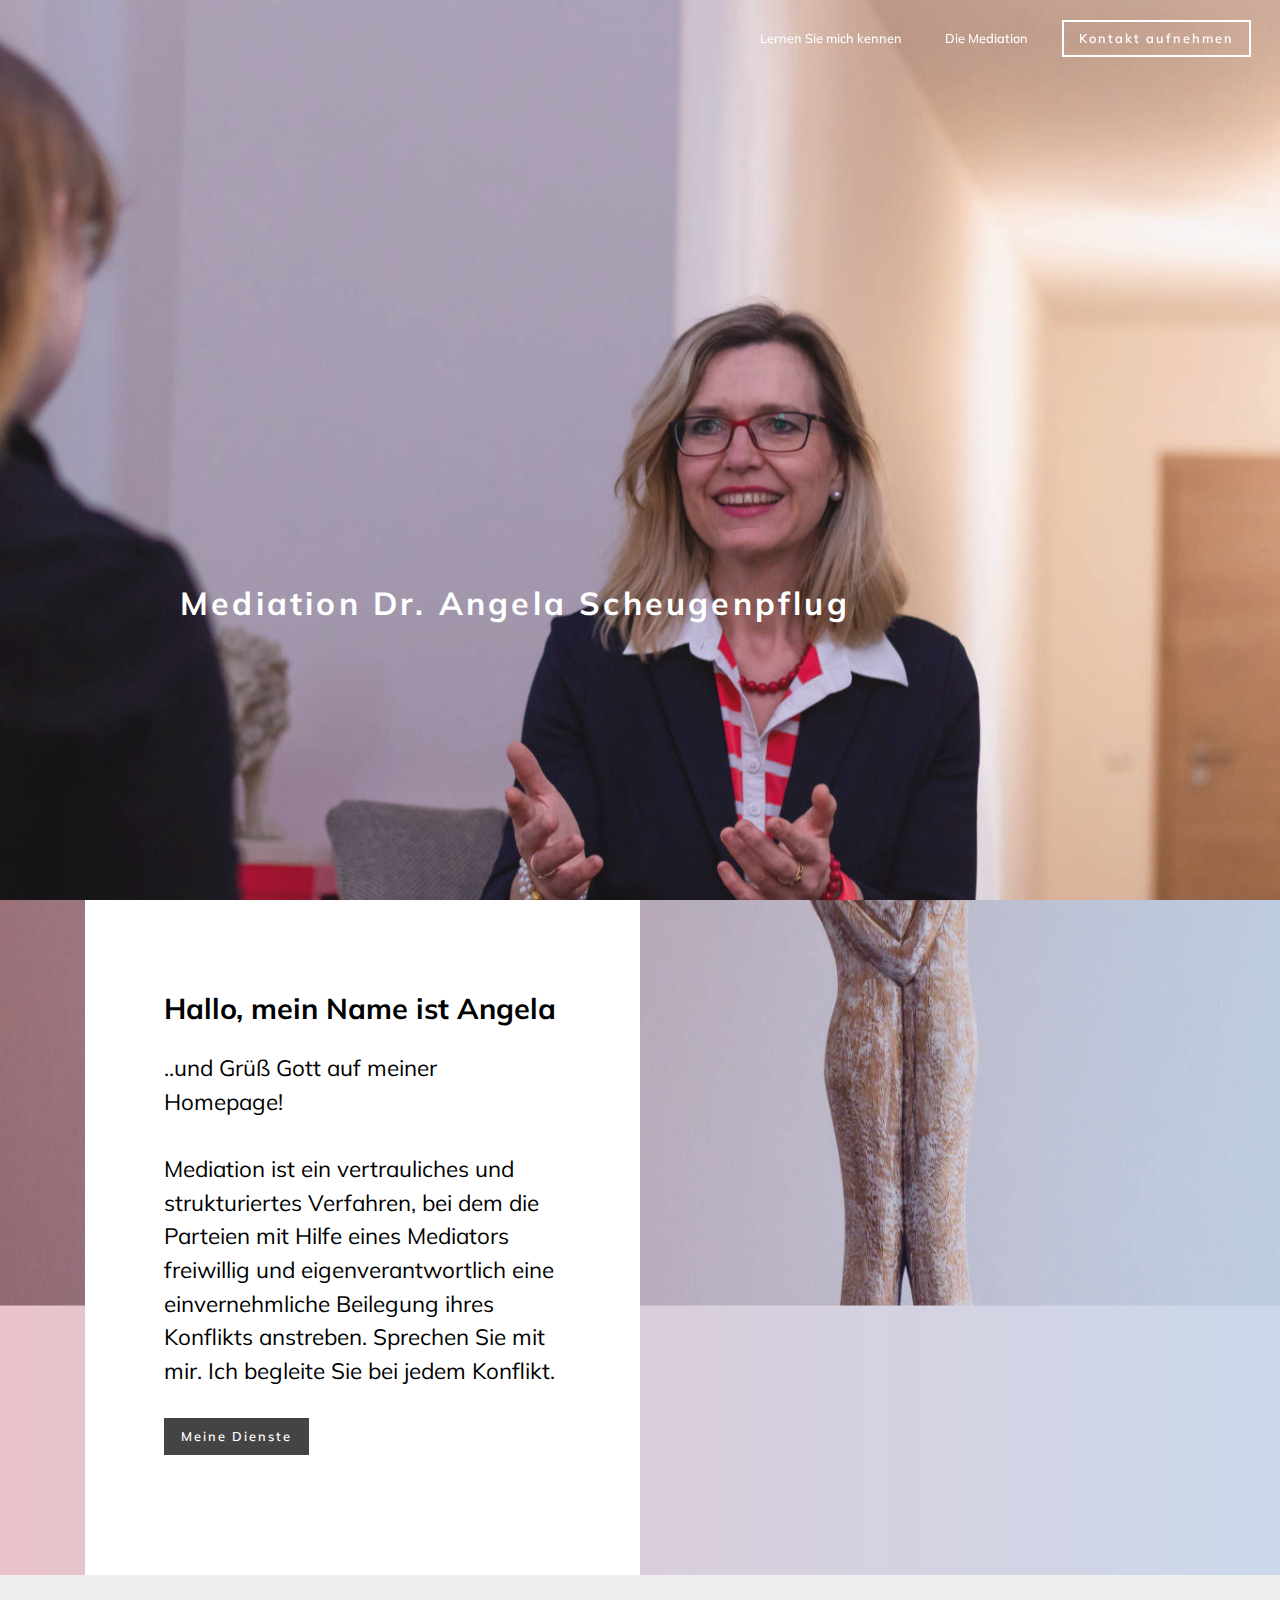
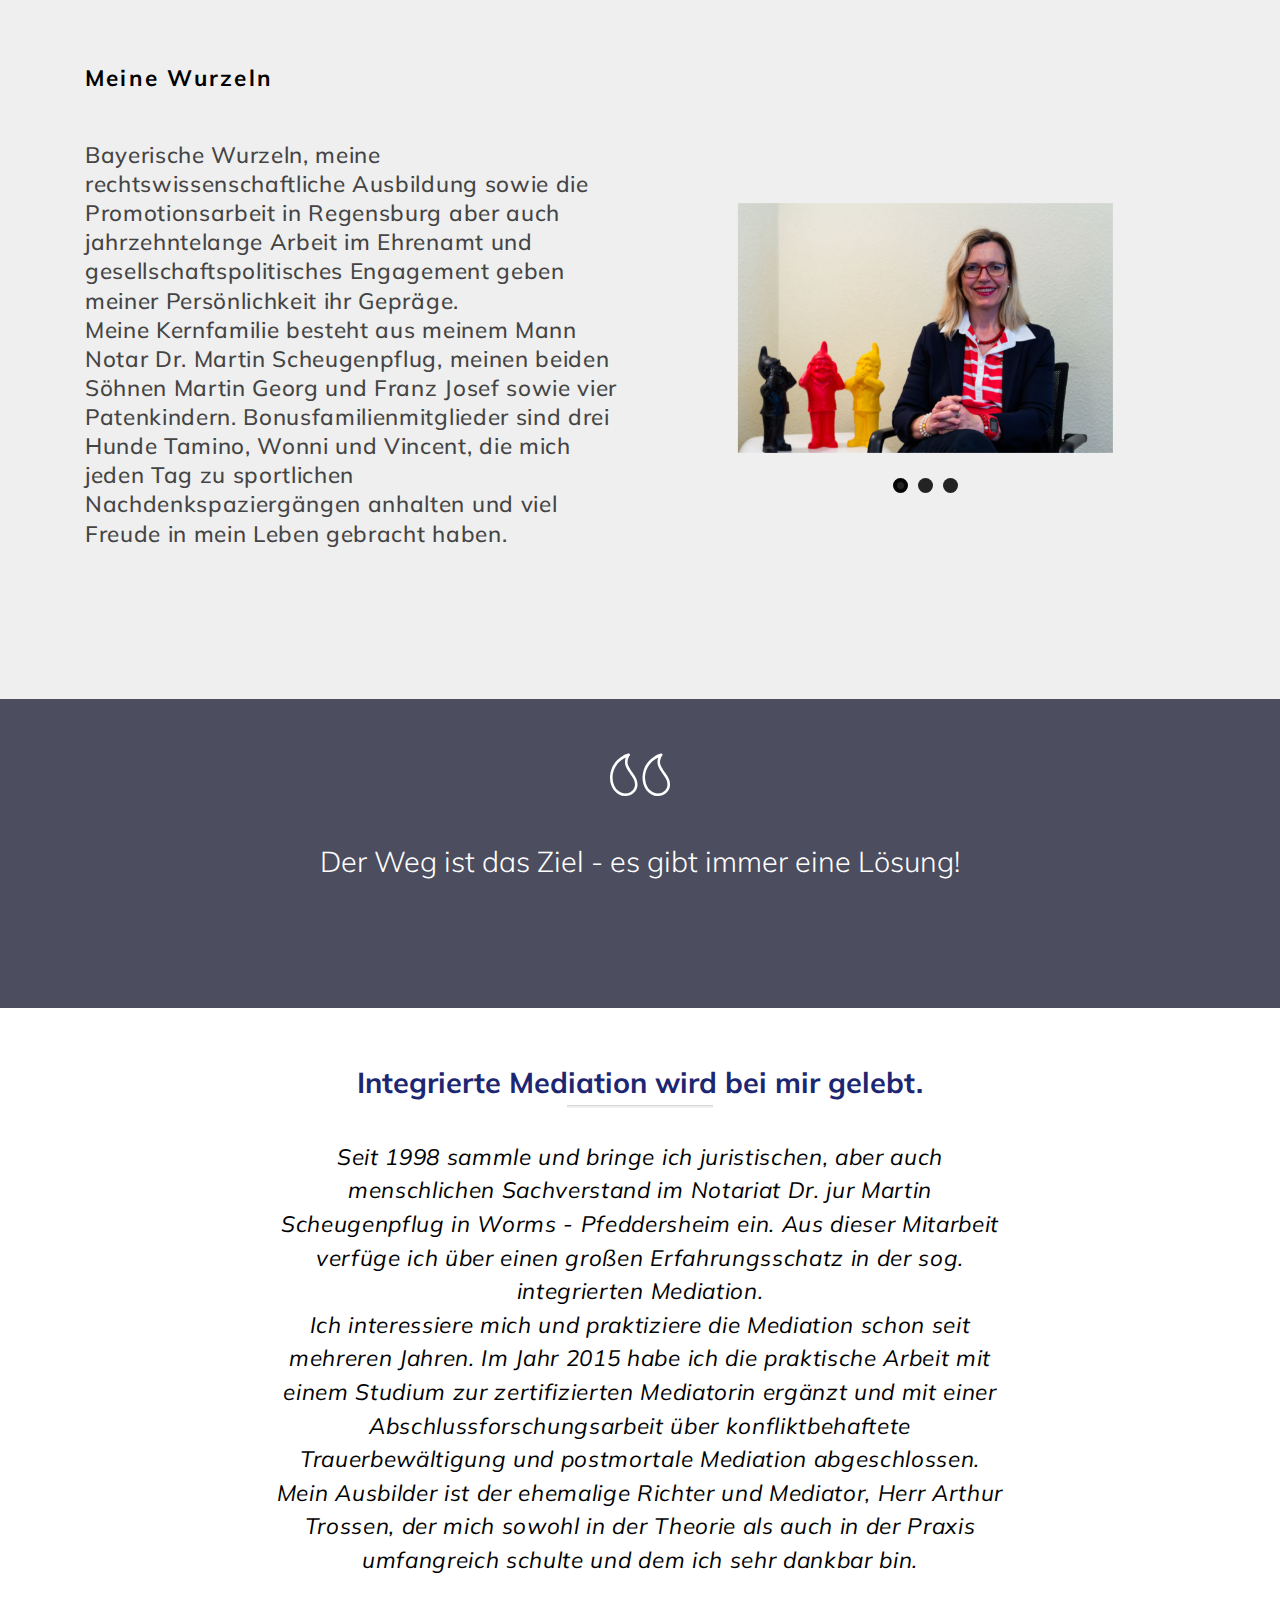
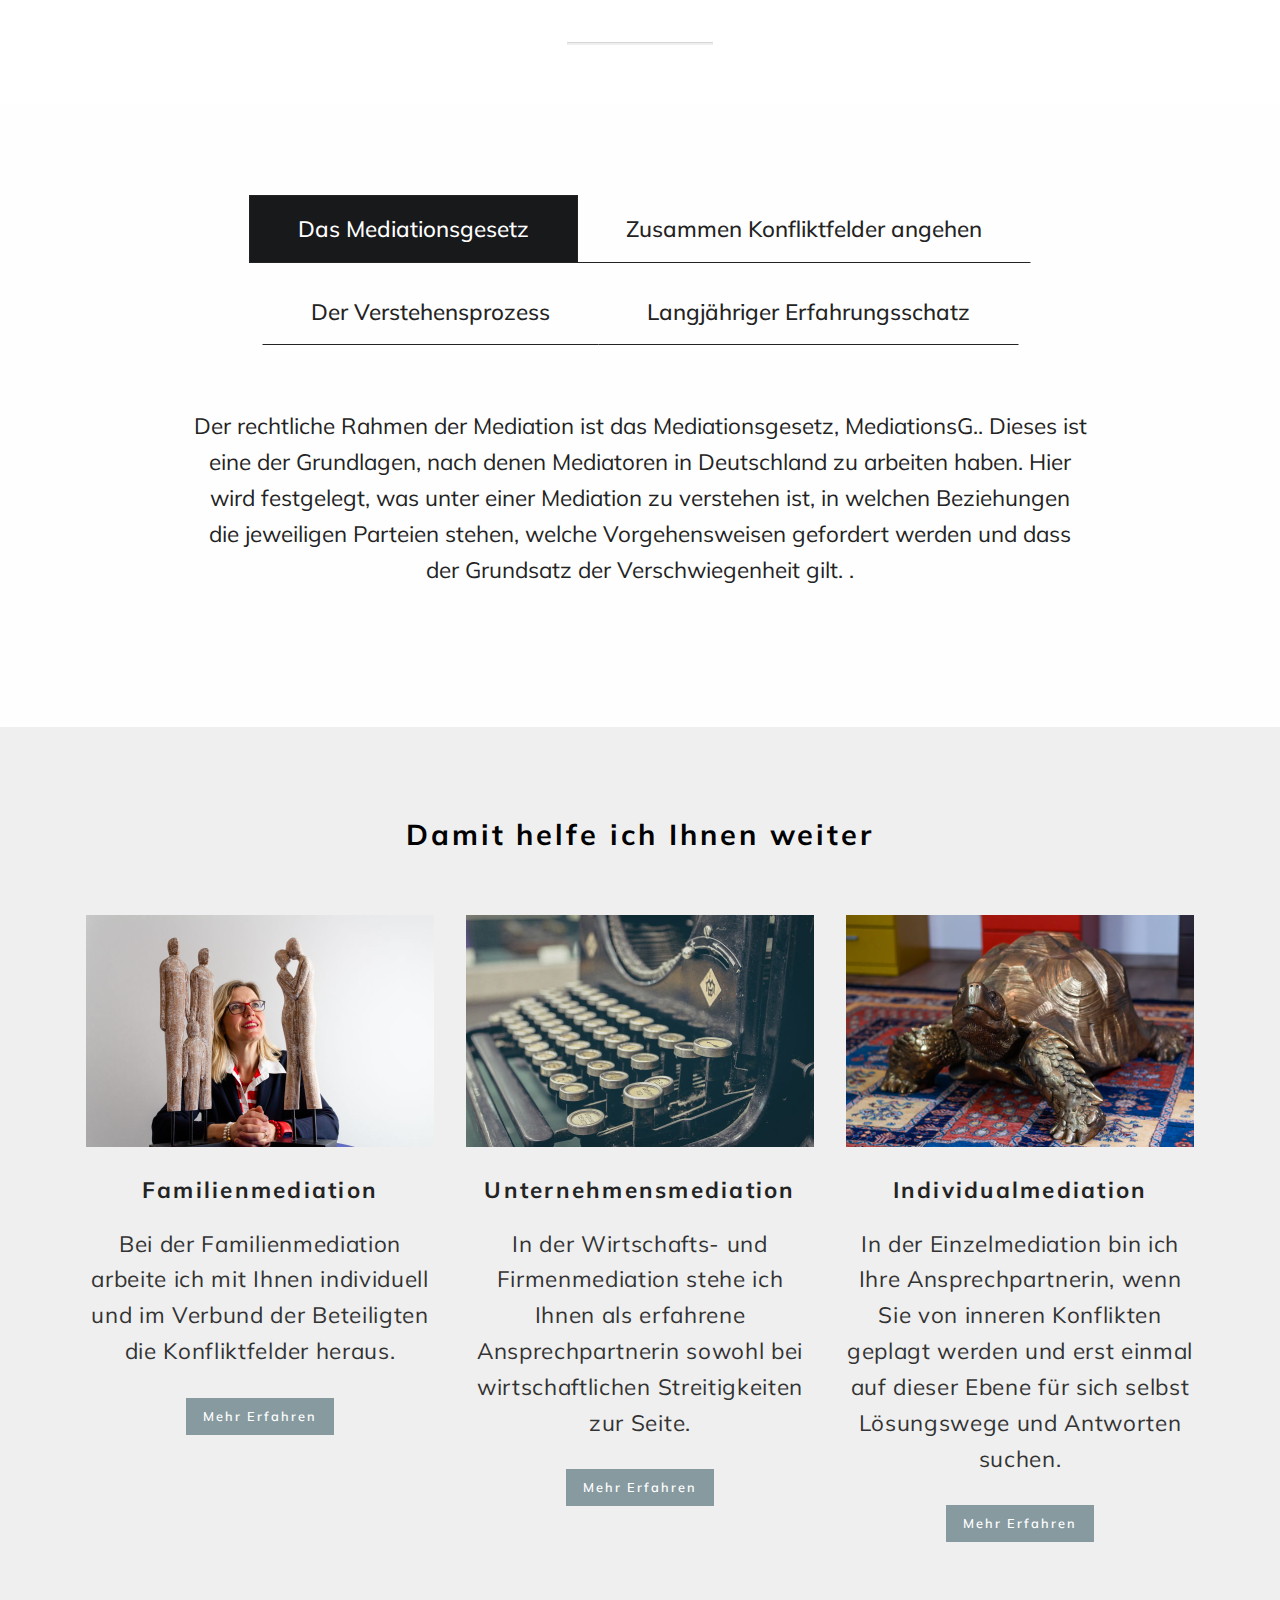
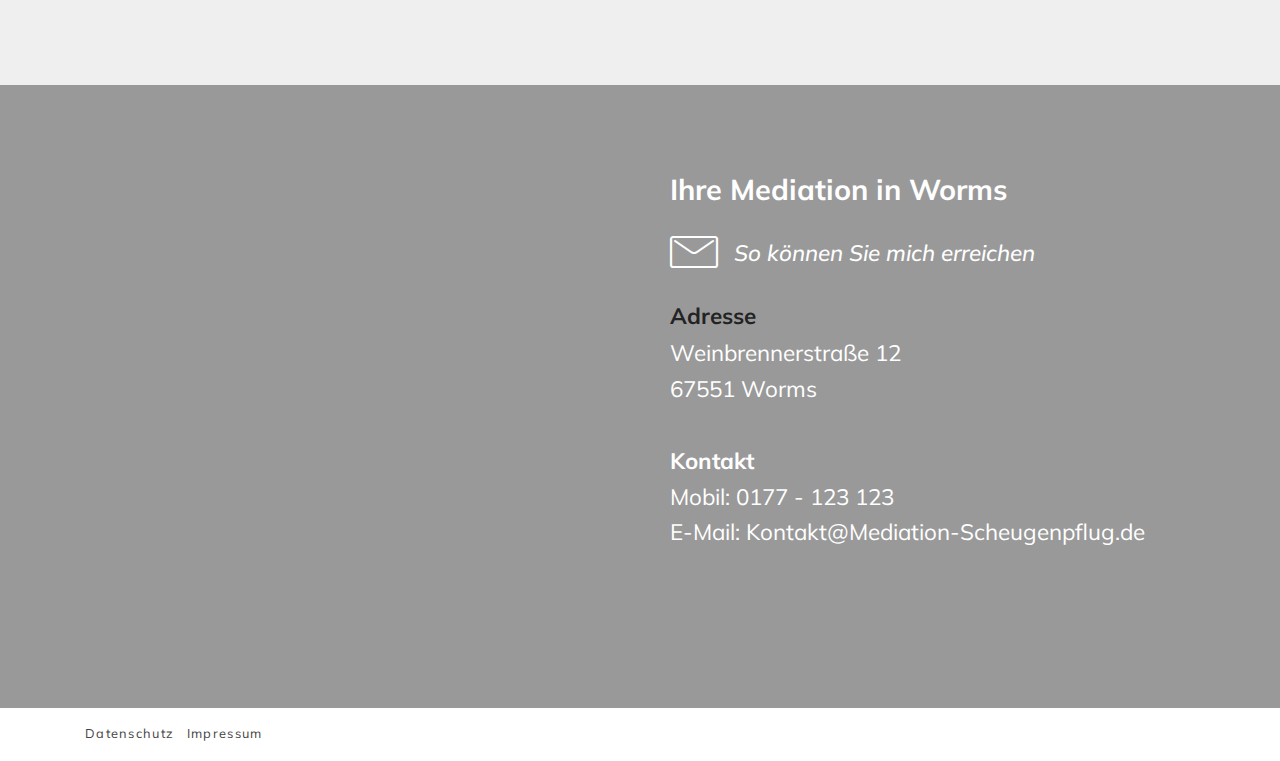
<file: index.html>
<!DOCTYPE html>
<html >
<head>
  <!-- Site made with Mobirise Website Builder v4.7.6, https://mobirise.com -->
  <meta charset="UTF-8">
  <meta http-equiv="X-UA-Compatible" content="IE=edge">
  <meta name="generator" content="Mobirise v4.7.6, mobirise.com">
  <meta name="viewport" content="width=device-width, initial-scale=1, minimum-scale=1">
  <link rel="shortcut icon" href="assets/images/logo3.png" type="image/x-icon">
  <meta name="description" content="">
  <title>Home</title>
  <link rel="stylesheet" href="assets/web/assets/mobirise-icons/mobirise-icons.css">
  <link rel="stylesheet" href="assets/tether/tether.min.css">
  <link rel="stylesheet" href="assets/bootstrap/css/bootstrap.min.css">
  <link rel="stylesheet" href="assets/bootstrap/css/bootstrap-grid.min.css">
  <link rel="stylesheet" href="assets/bootstrap/css/bootstrap-reboot.min.css">
  <link rel="stylesheet" href="assets/dropdown/css/style.css">
  <link rel="stylesheet" href="assets/socicon/css/styles.css">
  <link rel="stylesheet" href="assets/theme/css/style.css">
  <link rel="stylesheet" href="assets/mobirise/css/mbr-additional.css" type="text/css">
  
  
  
</head>
<body>
  <section class="menu cid-rqho1bOMmb" once="menu" id="menu3-5">

    

    <nav class="navbar navbar-dropdown navbar-fixed-top navbar-expand-lg">
        <div class="navbar-brand">
            
            
        </div>
        <button class="navbar-toggler" type="button" data-toggle="collapse" data-target="#navbarSupportedContent" aria-controls="navbarNavAltMarkup" aria-expanded="false" aria-label="Toggle navigation">
            <div class="hamburger">
                <span></span>
                <span></span>
                <span></span>
                <span></span>
            </div>
        </button>
      <div class="collapse navbar-collapse" id="navbarSupportedContent">
            <ul class="navbar-nav nav-dropdown navbar-nav-top-padding" data-app-modern-menu="true"><li class="nav-item"><a class="nav-link link text-white display-4" href="#top">Lernen Sie mich kennen</a></li>
                <li class="nav-item">
                    <a class="nav-link link text-white display-4" href="index.html#features3-r">Die Mediation</a>
                </li></ul>
            
            <div class="navbar-buttons mbr-section-btn"><a class="btn btn-md btn-white-outline display-4" href="mailto:schneider@digipartners.de">Kontakt aufnehmen</a></div>
      </div>
    </nav>
</section>

<section class="header4 cid-rqhodwtAsy mbr-fullscreen" id="header4-6">

    

    <div class="mbr-overlay" style="opacity: 0.1; background-color: rgb(193, 193, 193);">
    </div>

    <div class="container align-center">
        <div class="row justify-content-md-center">
            <div class="mbr-white col-md-10">
                
                
                <h1 class="mbr-section-title align-center mbr-white my-4 mbr-bold mbr-fonts-style display-5"><br><br><br><br><br><br><br><br>Mediation Dr. Angela Scheugenpflug</h1>
                
                
            </div>
        </div>
    </div>
    
</section>

<section class="features11 cid-rqhz1Xwiva mbr-parallax-background" id="features11-k">

    

    <div class="mbr-overlay" style="opacity: 0.2;">
    </div>

    <div class="container">
        <div class="text-content">
            <div class="media-container-row ">
                <div class="col-md-12 mb-4">
                    
                    <h3 class="mbr-section-subtitle mbr-fonts-style mb-4 display-2"><strong>
                        Hallo, mein Name ist Angela</strong></h3>
                    <p class="mb-4 mbr-fonts-style display-7">..und Grüß Gott auf meiner Homepage!&nbsp;<br><br>Mediation ist ein vertrauliches und strukturiertes Verfahren, bei dem die Parteien mit Hilfe eines Mediators freiwillig und eigenverantwortlich eine einvernehmliche Beilegung ihres Konflikts anstreben. Sprechen Sie mit mir. Ich begleite Sie bei jedem Konflikt.<br></p>
                    <div class="mbr-section-btn"><a class="btn btn-md btn-primary btn-bgr display-4" href="index.html#features3-r">Meine Dienste</a></div>
                </div>
            </div>
        </div>
    </div>
</section>

<section class="slider1 testimonials-slider cid-rGiGA0xoO8" id="slider1-1z">
      

    
    <div class="main container">
        <h2 class="mbr-section-title pb-3 mbr-fonts-style mbr-bold align-left display-7">Meine Wurzeln</h2>
        <div class="row">
            <div class="first-col col-md-6">
                <h3 class="mbr-section-subtitle  mbr-fonts-style align-left display-7"><div>Bayerische Wurzeln, meine rechtswissenschaftliche Ausbildung sowie die Promotionsarbeit in Regensburg aber auch jahrzehntelange Arbeit im Ehrenamt und gesellschaftspolitisches Engagement geben meiner Persönlichkeit ihr Gepräge.&nbsp;
</div><div>Meine Kernfamilie besteht aus meinem Mann Notar Dr. Martin Scheugenpflug, meinen beiden Söhnen Martin Georg und Franz Josef sowie vier Patenkindern. Bonusfamilienmitglieder sind drei Hunde Tamino, Wonni und Vincent, die mich jeden Tag zu sportlichen Nachdenkspaziergängen anhalten und viel Freude in mein Leben gebracht haben.
</div><div><br></div></h3>
                
            </div> 
            
            <div class="second-col col-md-6">
                <div class="carousel slide slides" data-ride="carousel" role="listbox">
                    <ol class="carousel-indicators">
                        <li data-slide-to="0" class="active"></li>
                        <li data-slide-to="1"></li>
                        <li data-slide-to="2"></li>
                        
                        
                        
                        
                        
                        
                        
                    </ol>
                    <div class="carousel-inner">

                        
                    
                        

                        
                    <div class="carousel-item ">
                            <div class="media-container-row">
                                <div class="col-md-12">
                                    <div class="wrap-img ">
                                        <img src="assets/images/20190611-scheugenpflug-5-600x400.jpg" class="img-responsive clients-img" alt="" title="">
                                    </div>
                                </div>
                            </div>
                        </div><div class="carousel-item ">
                            <div class="media-container-row">
                                <div class="col-md-12">
                                    <div class="wrap-img ">
                                        <img src="assets/images/20190611-scheugenpflug-110-600x400.jpg" class="img-responsive clients-img" alt="" title="">
                                    </div>
                                </div>
                            </div>
                        </div><div class="carousel-item ">
                            <div class="media-container-row">
                                <div class="col-md-12">
                                    <div class="wrap-img ">
                                        <img src="assets/images/20190611-scheugenpflug-43-600x400.jpg" class="img-responsive clients-img" alt="" title="">
                                    </div>
                                </div>
                            </div>
                        </div></div>   
                </div>
            </div>
        </div>
    </div>
</section>

<section class="cid-rGiJ5Zdjs5 mbr-parallax-background" id="article1-24">

    

    <div class="mbr-overlay" style="opacity: 0.7; background-color: rgb(7, 9, 33);"></div>
    <div class="container align-center">
        <div class="row justify-content-center">
            <div class="media-container-column mbr-white col-md-10">
                <div class="card-img pb-3">
                    <span class="mbr-iconfont mbri-quote-left"></span>
                </div>
                
                <p class="mbr-text pb-5 mbr-fonts-style display-2">
                    Der Weg ist das Ziel - es gibt immer eine Lösung!</p>
                    
            </div>
        </div>
    </div>
</section>

<section class="mbr-section article content1 cid-rGiIa6xlWM" id="content1-21">

     

    <div class="container">
        <div class="media-container-row">
            <div class="mbr-text col-12 col-md-12">
                <h2 class="mbr-fonts-style block-title align-center display-2"><strong>Integrierte Mediation wird bei mir gelebt.</strong></h2>
            </div>
        </div>
    </div>
</section>

<section class="mbr-section article article3 cid-rGiHMfJ6LL" id="article3-20">

     

    <div class="container">
        <div class="row justify-content-center">
            <div class="inner-container col-md-8">
                <hr class="line" style="width: 20%;">
                    <div class="section-text align-center mbr-white mbr-fonts-style display-7"><em>Seit 1998 sammle und bringe ich juristischen, aber auch menschlichen Sachverstand im Notariat Dr. jur Martin Scheugenpflug in Worms - Pfeddersheim ein. Aus dieser Mitarbeit verfüge ich über einen großen Erfahrungsschatz in der sog. integrierten Mediation.
</em><div><em>Ich interessiere mich und praktiziere die Mediation schon seit mehreren Jahren. Im Jahr 2015 habe ich die praktische Arbeit mit einem Studium zur zertifizierten Mediatorin ergänzt und mit einer Abschlussforschungsarbeit über konfliktbehaftete Trauerbewältigung und postmortale Mediation abgeschlossen. Mein Ausbilder ist der ehemalige Richter und Mediator, Herr Arthur Trossen, der mich sowohl in der Theorie als auch in der Praxis umfangreich schulte und dem ich sehr dankbar bin.
</em></div><div><em><br></em></div></div>
                <hr class="line" style="width: 20%;">
            </div>
        </div>
    </div>
</section>

<section class="tabs2 cid-rGiJtOoddu mbr-parallax-background" id="tabs1-25">

    

    <div class="mbr-overlay" style="opacity: 0.9; background-color: rgb(255, 255, 255);">
    </div>
    <div class="container">
        
        <div class="media-container-row">
            <div class="col-12 col-md-10">
                <ul class="nav nav-tabs" role="tablist">
                    <li class="nav-item"><a class="nav-link mbr-fonts-style active show display-7" role="tab" data-toggle="tab" href="#tabs1-25_tab0" aria-selected="true">
                            Das Mediationsgesetz</a></li>
                    <li class="nav-item"><a class="nav-link mbr-fonts-style show active display-7" role="tab" data-toggle="tab" href="#tabs1-25_tab1" aria-selected="true">Zusammen Konfliktfelder angehen</a></li>
                    <li class="nav-item"><a class="nav-link mbr-fonts-style show active display-7" role="tab" data-toggle="tab" href="#tabs1-25_tab2" aria-selected="true">Der Verstehensprozess</a></li>
                    <li class="nav-item"><a class="nav-link mbr-fonts-style show active display-7" role="tab" data-toggle="tab" href="#tabs1-25_tab3" aria-selected="true">Langjähriger Erfahrungsschatz</a></li>
                    
                    
                </ul>
                <div class="tab-content">
                    <div id="tab1" class="tab-pane in active" role="tabpanel">
                        <div class="row">
                            <div class="col-md-12">
                                <p class="mbr-text py-5 mbr-fonts-style display-7">
                                    Der rechtliche Rahmen der Mediation ist das Mediationsgesetz, MediationsG.. Dieses ist eine der Grundlagen, nach denen Mediatoren in Deutschland zu arbeiten haben. Hier wird festgelegt, was unter einer Mediation zu verstehen ist, in welchen Beziehungen die jeweiligen Parteien stehen, welche Vorgehensweisen gefordert werden und dass der Grundsatz der Verschwiegenheit gilt. .
                                </p>
                            </div>
                        </div>
                    </div>
                    <div id="tab2" class="tab-pane" role="tabpanel">
                        <div class="row">
                            <div class="col-md-12">
                                <p class="mbr-text py-5 mbr-fonts-style display-7">
                                    Ich bin an Ihrer Seite. Ich erarbeite mit Ihnen die Themenkomplexe und suche mit Ihnen die jeweiligen Konfliktfelder. Ich vermittle zwischen den Parteien in allen Phasen der Konfliktbewältigung als neutrale Wegbegleiterin. Ob in Einzelgesprächen oder mit allen Konfliktparteien am Tisch versammelt, bin ich präsent, wenn es darum geht, Ihre individuelle Lösung zu erarbeiten. 
                                </p>
                            </div>
                        </div>
                    </div>
                    <div id="tab3" class="tab-pane" role="tabpanel">
                        <div class="row">
                            <div class="col-md-12">
                                <p class="mbr-text py-5 mbr-fonts-style display-7">
                                    Ich helfe Ihnen, sich selbst und Ihr Gegenüber zu verstehen. Ich übersetze Gefühle und Sachverhalte so, dass aus einem Verstehensprozess heraus in der Regel für alle zufriedenstellende Lösungen entstehen. Mit mir lösen Sie Ihre Konflikte und treffen mit sich und den Parteien in der Mediation Vereinbarungen, welche Sie gerne bejahen und einhalten können. 
                                </p>
                            </div>
                        </div>
                    </div>
                    <div id="tab4" class="tab-pane" role="tabpanel">
                        <div class="row">
                            <div class="col-md-12">
                                <p class="mbr-text py-5 mbr-fonts-style display-7">
                                    Mit meiner fachlichen und menschlichen Kompetenz bringe ich meinen wertvollen, langjährigen Erfahrungsschatz in folgenden Gebieten ein:<br><strong>Paar- bzw. Familienmediation
<br>Wirtschafts- und Firmenmediation
<br>Individualmediation&nbsp;</strong><br></p>
                            </div>
                        </div>
                    </div>
                    <div id="tab5" class="tab-pane" role="tabpanel">
                        <div class="row">
                            <div class="col-md-12">
                                <p class="mbr-text py-5 mbr-fonts-style display-7">
                                    Lorem ipsum dolor sit amet, consectetur adipisicing elit. Cum, id qui excepturi quidem cumque ipsum mollitia. Repellendus ab, aliquid molestias minus dolores reiciendis porro voluptatibus dolore, qui quod repellat ea?
                                </p>
                            </div>
                        </div>
                    </div>
                    <div id="tab6" class="tab-pane" role="tabpanel">
                        <div class="row">
                            <div class="col-md-12">
                                <p class="mbr-text py-5 mbr-fonts-style display-7">
                                    Lorem ipsum dolor sit amet, consectetur adipisicing elit. Earum id provident ea quae explicabo aperiam praesentium distinctio veritatis natus maiores dicta numquam error nemo, corrupti dolore molestias quia esse adipisci!
                                </p>
                            </div>
                        </div>
                    </div>
                </div>
            </div>
        </div>
    </div>
</section>

<section class="features3 cid-rqisFof0Mt" id="features3-r">

    

    
    <div class="container">
        <h2 class="mbr-section-title pb-3 mbr-bold mbr-fonts-style align-center display-2">Damit helfe ich Ihnen weiter</h2>
        <div class="row row-content justify-content-center">
            <div class="card p-3 col-12 col-md-6 col-lg-4">
                <div class="card-wrapper">
                    <div class="card-img">
                        <img src="assets/images/20190611-scheugenpflug-65-696x464.jpg" title="" alt="">
                    </div>
                    <div class="card-box">
                        <h4 class="card-title mbr-fonts-style mbr-bold display-7">
                            Familienmediation</h4>
                        <p class="mbr-text mbr-fonts-style display-7">
                            Bei der Familienmediation arbeite ich mit Ihnen individuell und im Verbund der Beteiligten die Konfliktfelder heraus.  
                        </p>
                          
                    </div>
                    <div class="mbr-section-btn"><a href="page1.html" class="btn btn-warning display-4">Mehr Erfahren</a></div>  
                </div>
            </div>
        
            <div class="card p-3 col-12 col-md-6 col-lg-4">
                <div class="card-wrapper">
                    <div class="card-img">
                        <img src="assets/images/typewriter-407695-1280-696x464.jpg" title="" alt="">
                    </div>
                    <div class="card-box">
                        <h4 class="card-title mbr-fonts-style mbr-bold display-7">
                           Unternehmensmediation</h4>
                        <p class="mbr-text mbr-fonts-style display-7">
                            In der Wirtschafts- und Firmenmediation stehe ich Ihnen als erfahrene Ansprechpartnerin sowohl bei wirtschaftlichen Streitigkeiten zur Seite.</p>
                    </div>
                    <div class="mbr-section-btn"><a href="page2.html" class="btn btn-warning display-4">Mehr Erfahren</a></div>  
                </div>
            </div>
        
            <div class="card p-3 col-12 col-md-6 col-lg-4">
                <div class="card-wrapper">
                    <div class="card-img">
                        <img src="assets/images/20190611-scheugenpflug-108-696x464.jpg" title="" alt="">
                    </div>
                    <div class="card-box">
                        <h4 class="card-title mbr-fonts-style mbr-bold display-7">Individualmediation</h4>
                        <p class="mbr-text mbr-fonts-style display-7">
                            In der Einzelmediation bin ich Ihre Ansprechpartnerin, wenn Sie von inneren Konflikten geplagt werden und erst einmal auf dieser Ebene für sich selbst Lösungswege und Antworten suchen. 
                        </p>
                          
                    </div>
                    <div class="mbr-section-btn"><a href="page4.html" class="btn btn-warning display-4">Mehr Erfahren</a></div>  
                </div>
            </div>
        
            
            
        
            
        </div>
    </div>
</section>

<section class="mbr-section form4 cid-rqhogeJaZD mbr-parallax-background" id="form4-7">

    

    <div class="mbr-overlay" style="opacity: 0.5; background-color: rgb(68, 68, 68);">
    </div>
    <div class="container">
        <div class="row">
            <div class="col-md-6">
                <div class="google-map"><iframe frameborder="0" style="border:0" src="https://www.google.com/maps/embed/v1/place?key=AIzaSyA0Dx_boXQiwvdz8sJHoYeZNVTdoWONYkU&amp;q=place_id:ChIJURsWJrYulkcRidh7ITtZvwE" allowfullscreen=""></iframe></div>
            </div>
            <div class="col-md-6">
                <h2 class="pb-3 align-left mbr-fonts-style display-2"><strong>
                    Ihre Mediation in Worms</strong></h2>
                <div>
                    <div class="icon-block pb-3">
                        <span class="icon-block__icon">
                            <span class="mbr-iconfont mbri-letter" style="color: rgb(255, 255, 255);"></span>
                        </span>
                        <h4 class="icon-block__title align-left mbr-fonts-style display-7">
                            So können Sie mich erreichen</h4>
                    </div>
                    <div class="icon-contacts pb-3">
                        <h5 class="align-left mbr-fonts-style display-7"><strong>Adresse</strong></h5>
                        <p class="mbr-text align-left mbr-fonts-style display-7">Weinbrennerstraße 12<br>67551 Worms<br><br><font color="#ffffff"><strong>Kontakt</strong></font><br>Mobil: 0177 - 123 123<br>E-Mail: Kontakt@Mediation-Scheugenpflug.de<br><br></p>
                    </div>
                </div>
                
            </div>
        </div>
    </div>
</section>

<section class="cid-rqLI03lZQB" id="footer1-u">

    

    

    <div class="container">
        <div class="row">
            <div class="col-md-12 text1 col-lg-6">
                <p class="mbr-text mbr-bold links mbr-fonts-style align-left display-4"><span style="font-weight: normal;"><a href="page5.html">Datenschutz</a> &nbsp; <a href="page5.html">Impressum</a></span></p>
            </div>
            <div class="col-md-12 copyright align-right text2 col-lg-6">
                <p class="mbr-text mbr-bold mbr-fonts-style display-7"></p>
            </div>
            <div class="col-lg-4 col-md-12">
                
            </div>    
        </div>
    </div>
</section>


  <script src="assets/web/assets/jquery/jquery.min.js"></script>
  <script src="assets/popper/popper.min.js"></script>
  <script src="assets/tether/tether.min.js"></script>
  <script src="assets/bootstrap/js/bootstrap.min.js"></script>
  <script src="assets/smoothscroll/smooth-scroll.js"></script>
  <script src="assets/dropdown/js/script.min.js"></script>
  <script src="assets/touchswipe/jquery.touch-swipe.min.js"></script>
  <script src="assets/playervimeo/vimeo_player.js"></script>
  <script src="assets/parallax/jarallax.min.js"></script>
  <script src="assets/bootstrapcarouselswipe/bootstrap-carousel-swipe.js"></script>
  <script src="assets/mbr-testimonials-slider/mbr-testimonials-slider.js"></script>
  <script src="assets/mbr-tabs/mbr-tabs.js"></script>
  <script src="assets/theme/js/script.js"></script>
  <script src="assets/formoid/formoid.min.js"></script>
  
  
</body>
</html>
</file>
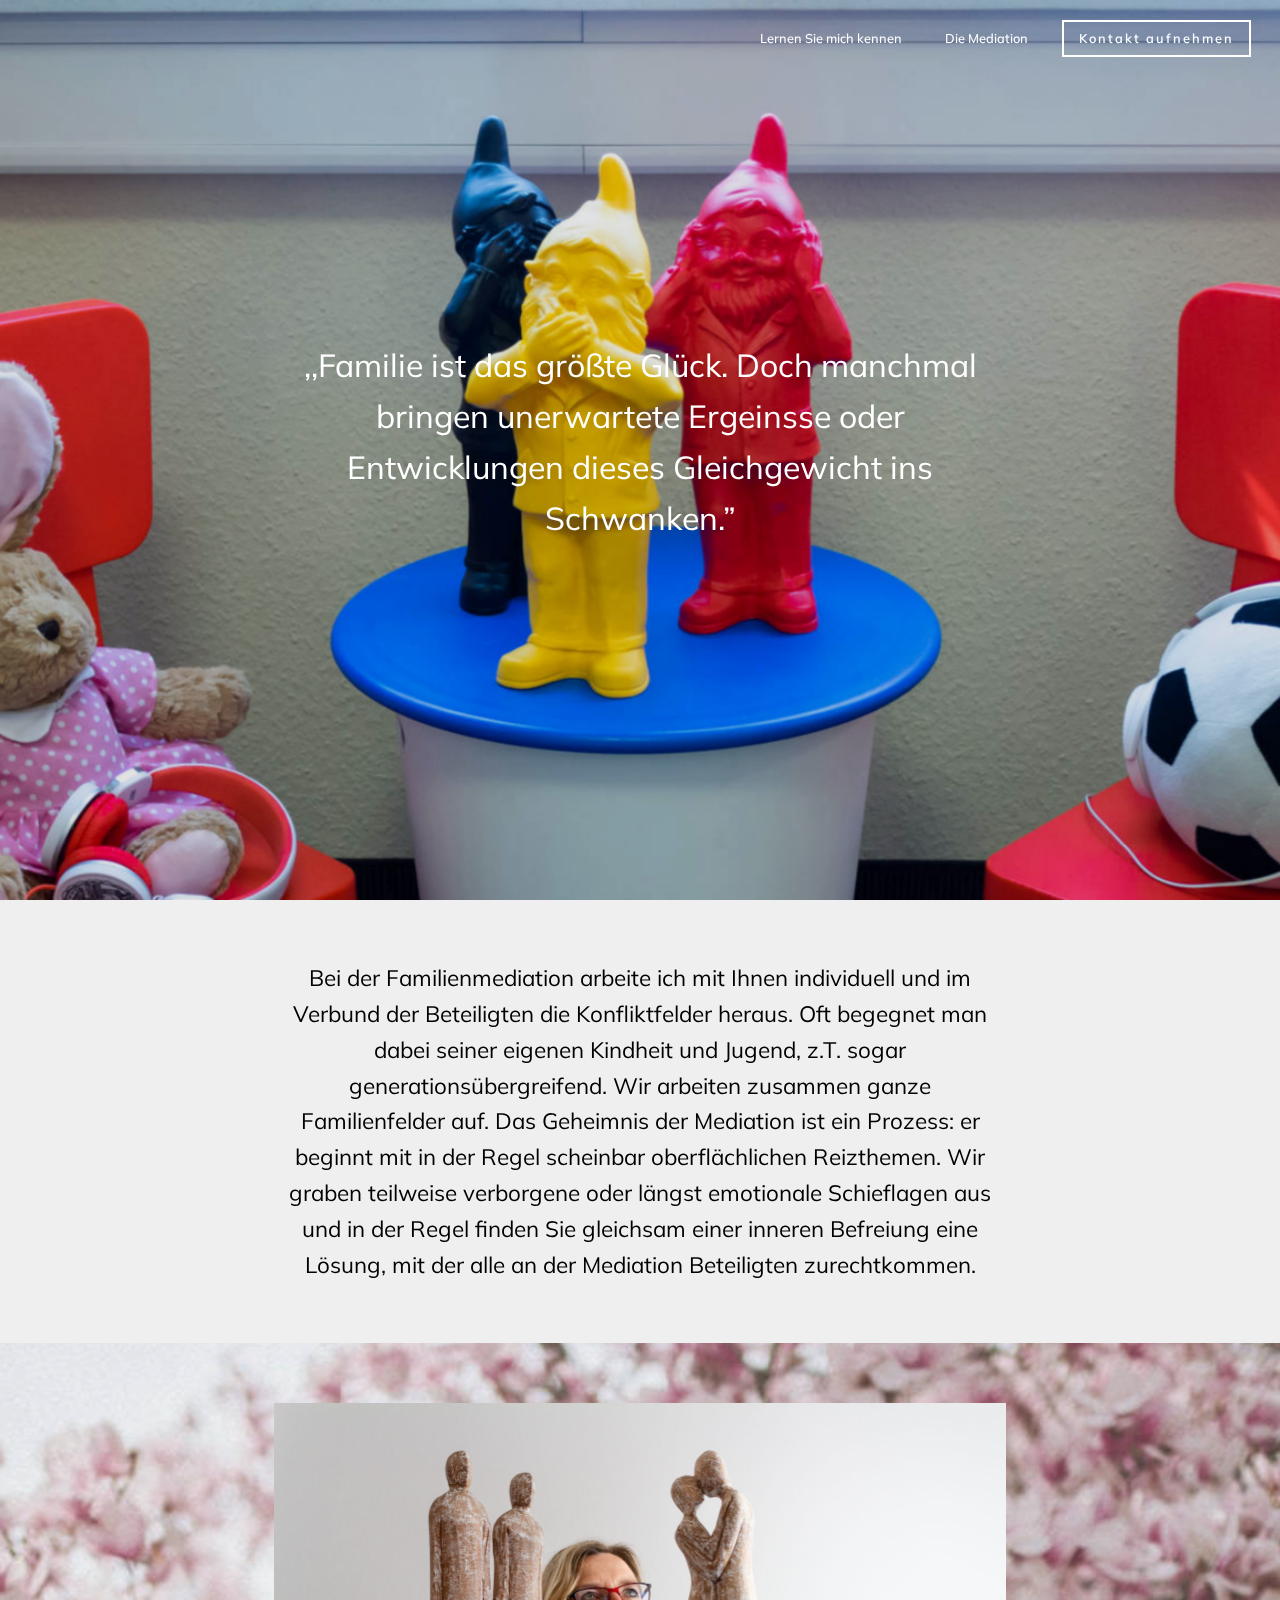
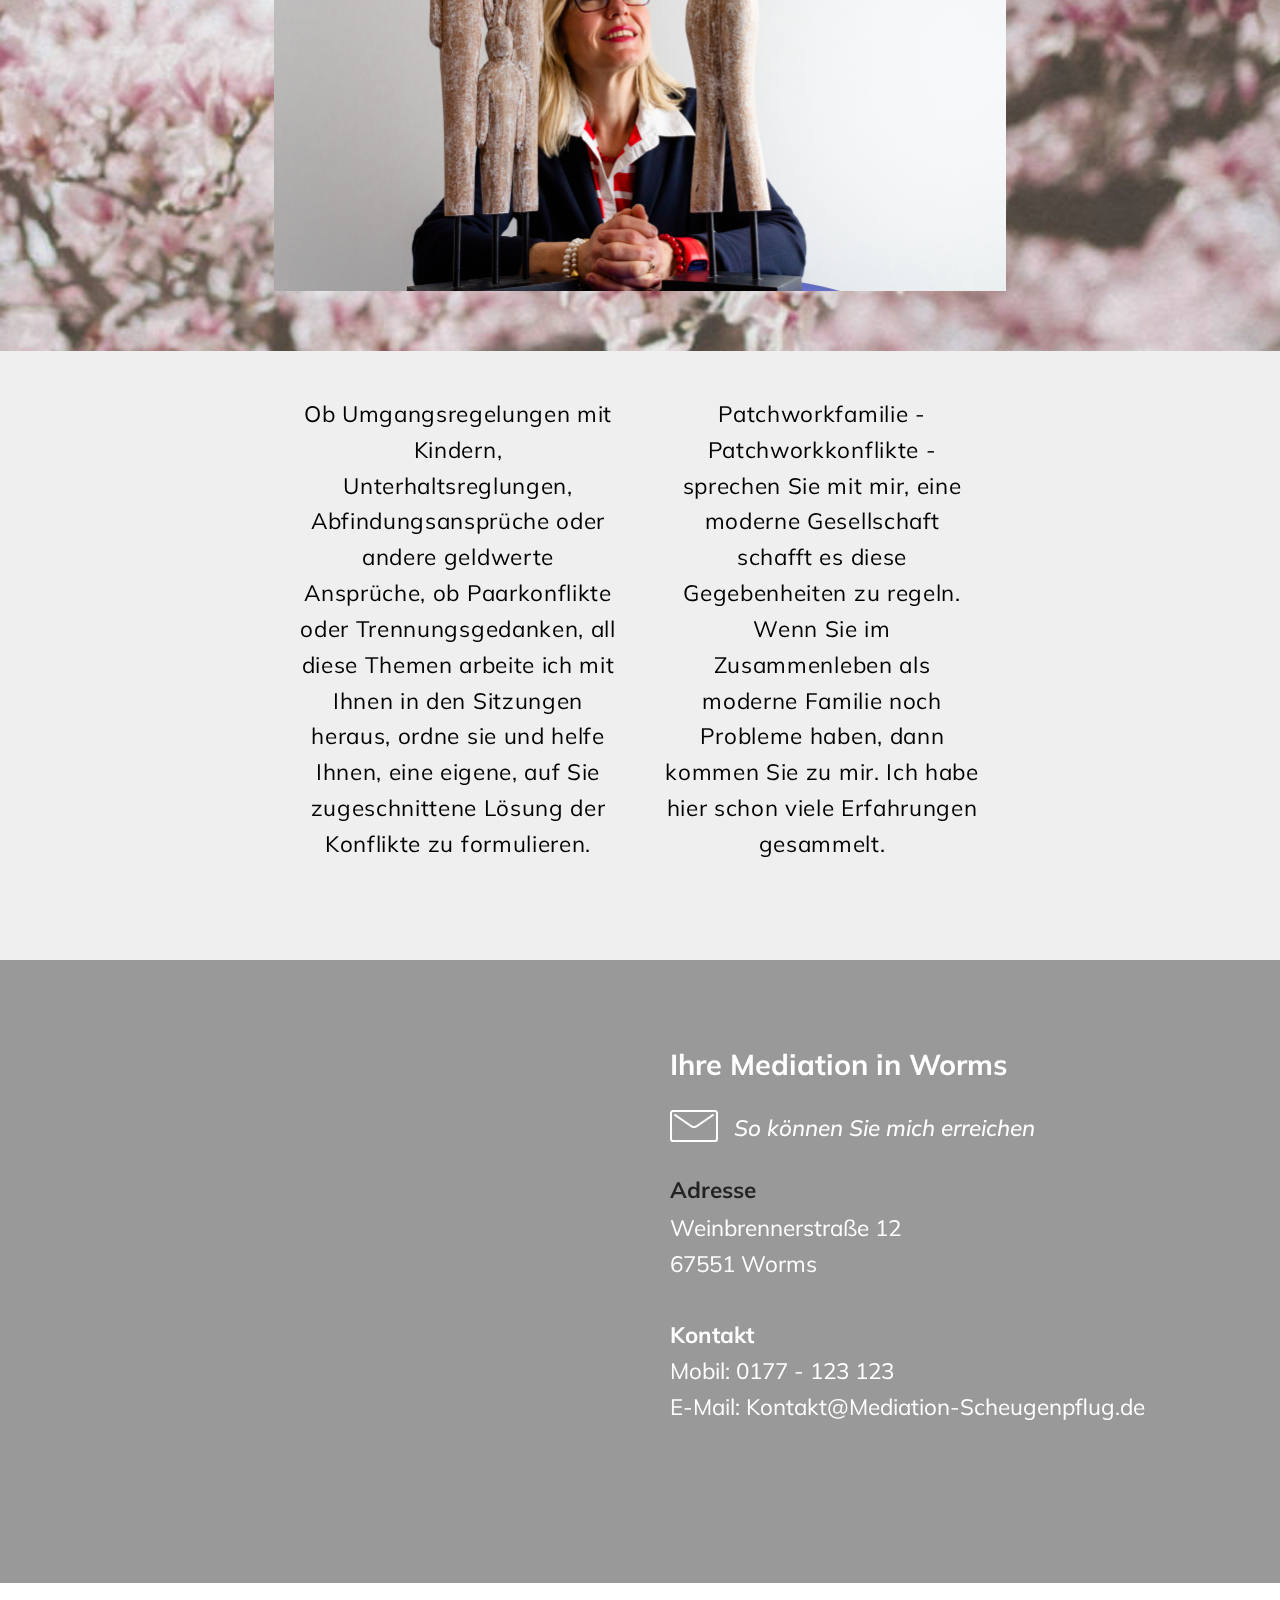
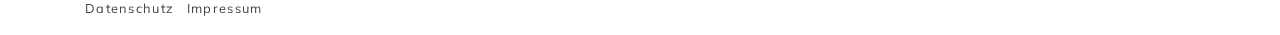
<file: page1.html>
<!DOCTYPE html>
<html >
<head>
  <!-- Site made with Mobirise Website Builder v4.7.6, https://mobirise.com -->
  <meta charset="UTF-8">
  <meta http-equiv="X-UA-Compatible" content="IE=edge">
  <meta name="generator" content="Mobirise v4.7.6, mobirise.com">
  <meta name="viewport" content="width=device-width, initial-scale=1, minimum-scale=1">
  <link rel="shortcut icon" href="assets/images/logo3.png" type="image/x-icon">
  <meta name="description" content="">
  <title>Familienmediation</title>
  <link rel="stylesheet" href="assets/web/assets/mobirise-icons/mobirise-icons.css">
  <link rel="stylesheet" href="assets/tether/tether.min.css">
  <link rel="stylesheet" href="assets/bootstrap/css/bootstrap.min.css">
  <link rel="stylesheet" href="assets/bootstrap/css/bootstrap-grid.min.css">
  <link rel="stylesheet" href="assets/bootstrap/css/bootstrap-reboot.min.css">
  <link rel="stylesheet" href="assets/dropdown/css/style.css">
  <link rel="stylesheet" href="assets/socicon/css/styles.css">
  <link rel="stylesheet" href="assets/theme/css/style.css">
  <link rel="stylesheet" href="assets/mobirise/css/mbr-additional.css" type="text/css">
  
  
  
</head>
<body>
  <section class="menu cid-rqho1bOMmb" once="menu" id="menu3-x">

    

    <nav class="navbar navbar-dropdown navbar-fixed-top navbar-expand-lg">
        <div class="navbar-brand">
            
            
        </div>
        <button class="navbar-toggler" type="button" data-toggle="collapse" data-target="#navbarSupportedContent" aria-controls="navbarNavAltMarkup" aria-expanded="false" aria-label="Toggle navigation">
            <div class="hamburger">
                <span></span>
                <span></span>
                <span></span>
                <span></span>
            </div>
        </button>
      <div class="collapse navbar-collapse" id="navbarSupportedContent">
            <ul class="navbar-nav nav-dropdown navbar-nav-top-padding" data-app-modern-menu="true"><li class="nav-item"><a class="nav-link link text-white display-4" href="index.html">Lernen Sie mich kennen</a></li>
                <li class="nav-item">
                    <a class="nav-link link text-white display-4" href="index.html#features3-r">Die Mediation</a>
                </li></ul>
            
            <div class="navbar-buttons mbr-section-btn"><a class="btn btn-md btn-white-outline display-4" href="mailto:schneider@digipartners.de">Kontakt aufnehmen</a></div>
      </div>
    </nav>
</section>

<section class="header3 cid-rGhriyXNDC mbr-fullscreen mbr-parallax-background" id="header3-13">

    

    <div class="mbr-overlay" style="opacity: 0.1; background-color: rgb(0, 0, 0);">
    </div>

    <div class="container align-center">
        <div class="row justify-content-md-center">
            <div class="mbr-white col-md-8">
                
                
                
                
                <p class="mbr-text align-center py-2 mbr-fonts-style display-5">,,Familie ist das größte Glück. Doch manchmal bringen unerwartete Ergeinsse oder Entwicklungen dieses Gleichgewicht ins Schwanken.”</p>
               
                
            </div>
        </div>
    </div>
    
    
</section>

<section class="mbr-section article content1 cid-rGiYFpyI8a" id="article6-2d">
    
     

    <div class="container">
        <div class="media-container-row">
            <div class="mbr-text col-12 col-md-8 mbr-fonts-style display-7">Bei der Familienmediation arbeite ich mit Ihnen individuell und im Verbund der Beteiligten die Konfliktfelder heraus. Oft begegnet man dabei seiner eigenen Kindheit und Jugend, z.T. sogar generationsübergreifend. Wir arbeiten zusammen ganze Familienfelder auf. Das Geheimnis der Mediation ist ein Prozess: er beginnt mit in der Regel scheinbar oberflächlichen Reizthemen. Wir graben teilweise verborgene oder längst emotionale Schieflagen aus und in der Regel finden Sie gleichsam einer inneren Befreiung eine Lösung, mit der alle an der Mediation Beteiligten zurechtkommen.</div>
        </div>
    </div>
</section>

<section class="cid-rGiYM2U1Jb" id="image1-2e">

    

    <div class="mbr-overlay" style="opacity: 0.2; background-color: rgb(204, 204, 204);">
    </div>
    <figure class="mbr-figure container">
            <div class="image-block" style="width: 66%;">
                <img src="assets/images/20190611-scheugenpflug-65-1466x977.jpg" width="1400" alt="Mobirise" title="">
            </div>
    </figure>
</section>

<section class="mbr-section article content3 cid-rGhwKLk0IG" id="article2-14">
      
     

    <div class="container">
        <div class="media-container-row">
            <div class="row col-12 col-md-8">
                <div class="col-12 col-md-6 pr-lg-4 mbr-text mbr-fonts-style display-7"><p>Ob Umgangsregelungen mit Kindern, Unterhaltsreglungen, Abfindungsansprüche oder andere geldwerte Ansprüche, ob Paarkonflikte oder Trennungsgedanken, all diese Themen arbeite ich mit Ihnen in den Sitzungen heraus, ordne sie und helfe Ihnen, eine eigene, auf Sie zugeschnittene Lösung der Konflikte zu formulieren.</p><p><br></p></div>
                <div class="col-12 col-md-6 pl-lg-4 mbr-text mbr-fonts-style display-7">Patchworkfamilie - Patchworkkonflikte - sprechen Sie mit mir, eine moderne Gesellschaft schafft es diese Gegebenheiten zu regeln. Wenn Sie im Zusammenleben als moderne Familie noch Probleme haben, dann kommen Sie zu mir. Ich habe hier schon viele Erfahrungen gesammelt.</div>
            </div>
        </div>
    </div>
</section>

<section class="mbr-section form4 cid-rGhyA5Dn5m mbr-parallax-background" id="form4-16">

    

    <div class="mbr-overlay" style="opacity: 0.5; background-color: rgb(68, 68, 68);">
    </div>
    <div class="container">
        <div class="row">
            <div class="col-md-6">
                <div class="google-map"><iframe frameborder="0" style="border:0" src="https://www.google.com/maps/embed/v1/place?key=AIzaSyA0Dx_boXQiwvdz8sJHoYeZNVTdoWONYkU&amp;q=place_id:ChIJURsWJrYulkcRidh7ITtZvwE" allowfullscreen=""></iframe></div>
            </div>
            <div class="col-md-6">
                <h2 class="pb-3 align-left mbr-fonts-style display-2"><strong>
                    Ihre Mediation in Worms</strong></h2>
                <div>
                    <div class="icon-block pb-3">
                        <span class="icon-block__icon">
                            <span class="mbr-iconfont mbri-letter" style="color: rgb(255, 255, 255);"></span>
                        </span>
                        <h4 class="icon-block__title align-left mbr-fonts-style display-7">
                            So können Sie mich erreichen</h4>
                    </div>
                    <div class="icon-contacts pb-3">
                        <h5 class="align-left mbr-fonts-style display-7"><strong>Adresse</strong></h5>
                        <p class="mbr-text align-left mbr-fonts-style display-7">Weinbrennerstraße 12<br>67551 Worms<br><br><font color="#ffffff"><strong>Kontakt</strong></font><br>Mobil: 0177 - 123 123<br>E-Mail: Kontakt@Mediation-Scheugenpflug.de<br><br></p>
                    </div>
                </div>
                
            </div>
        </div>
    </div>
</section>

<section class="cid-rGt6dQcYfd" id="footer1-2j">

    

    

    <div class="container">
        <div class="row">
            <div class="col-md-12 text1 col-lg-6">
                <p class="mbr-text mbr-bold links mbr-fonts-style align-left display-4"><span style="font-weight: normal;"><a href="page5.html">Datenschutz</a> &nbsp; <a href="page5.html">Impressum</a></span></p>
            </div>
            <div class="col-md-12 copyright align-right text2 col-lg-6">
                <p class="mbr-text mbr-bold mbr-fonts-style display-7"></p>
            </div>
            <div class="col-lg-4 col-md-12">
                
            </div>    
        </div>
    </div>
</section>


  <script src="assets/web/assets/jquery/jquery.min.js"></script>
  <script src="assets/popper/popper.min.js"></script>
  <script src="assets/tether/tether.min.js"></script>
  <script src="assets/bootstrap/js/bootstrap.min.js"></script>
  <script src="assets/smoothscroll/smooth-scroll.js"></script>
  <script src="assets/playervimeo/vimeo_player.js"></script>
  <script src="assets/parallax/jarallax.min.js"></script>
  <script src="assets/dropdown/js/script.min.js"></script>
  <script src="assets/touchswipe/jquery.touch-swipe.min.js"></script>
  <script src="assets/theme/js/script.js"></script>
  <script src="assets/formoid/formoid.min.js"></script>
  
  
</body>
</html>
</file>
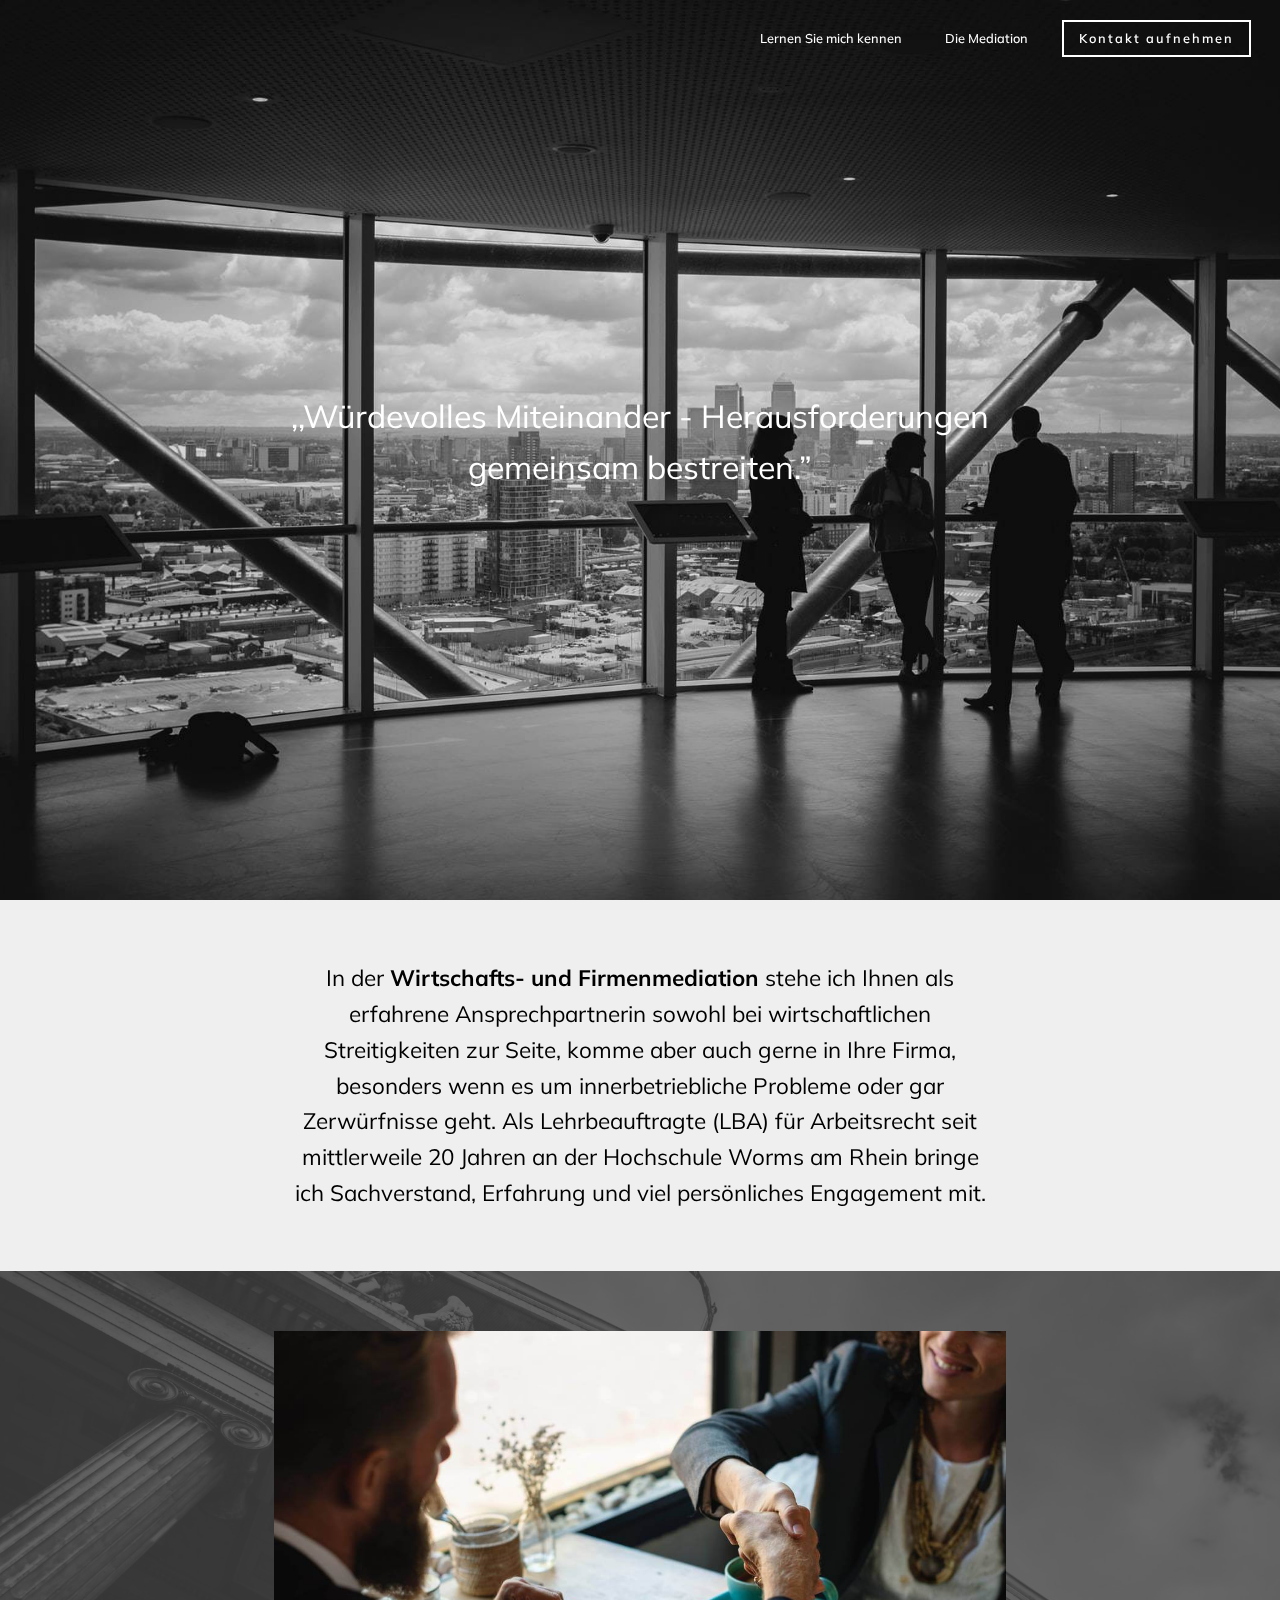
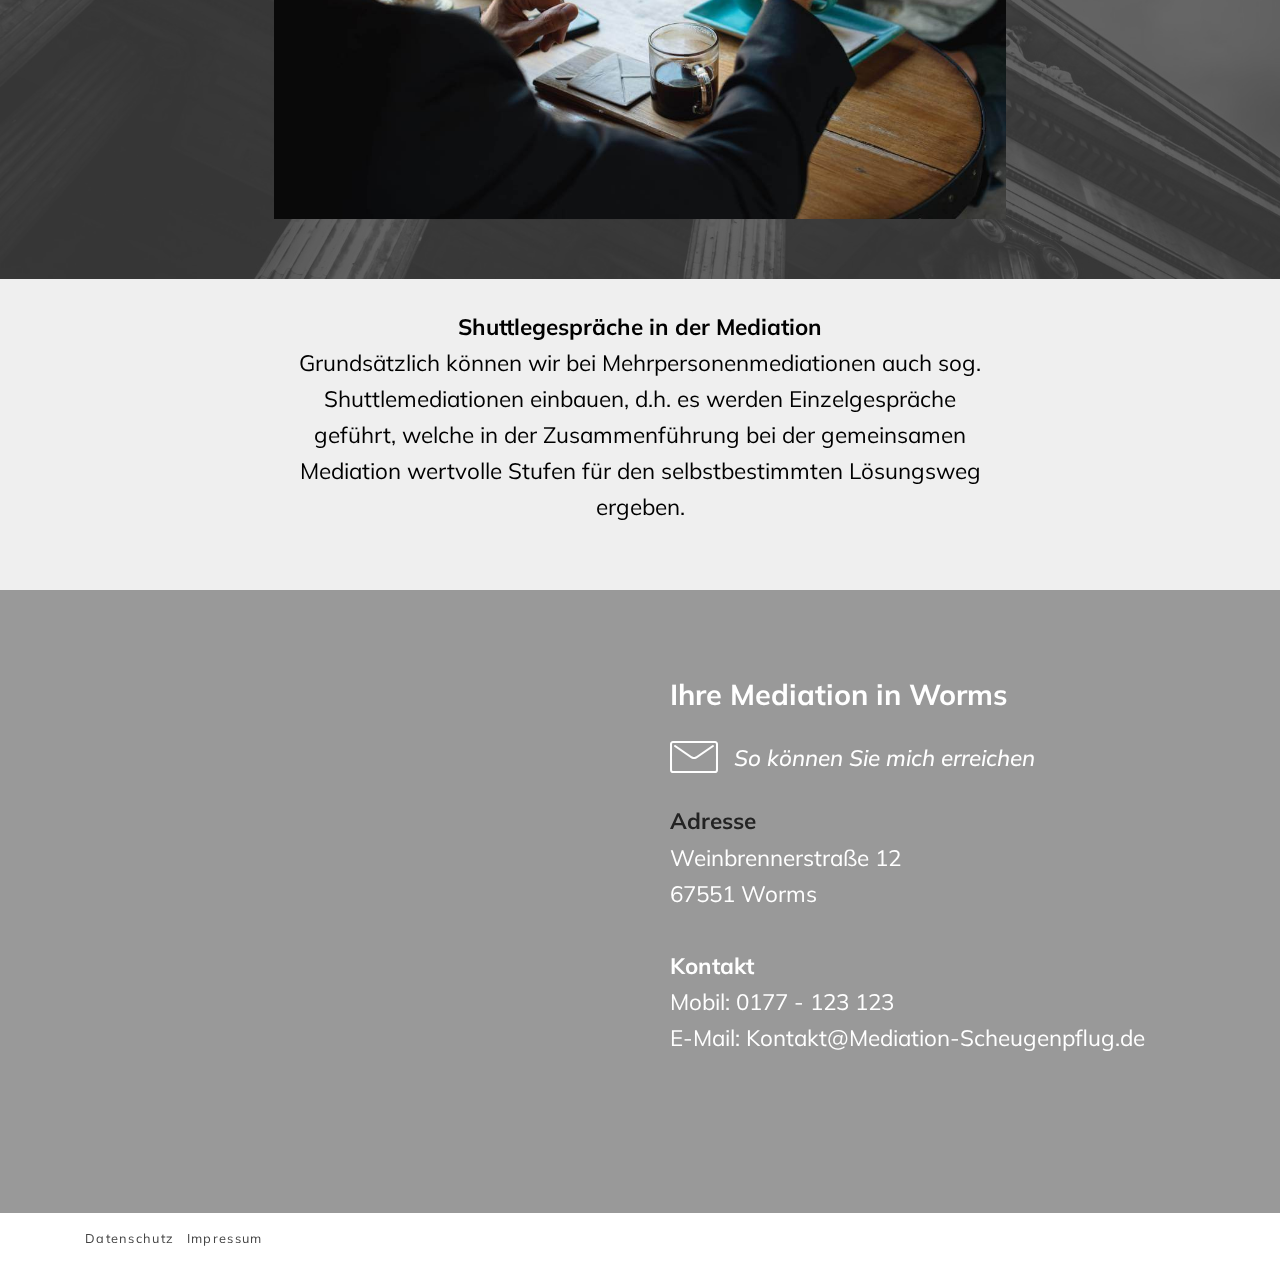
<file: page2.html>
<!DOCTYPE html>
<html >
<head>
  <!-- Site made with Mobirise Website Builder v4.7.6, https://mobirise.com -->
  <meta charset="UTF-8">
  <meta http-equiv="X-UA-Compatible" content="IE=edge">
  <meta name="generator" content="Mobirise v4.7.6, mobirise.com">
  <meta name="viewport" content="width=device-width, initial-scale=1, minimum-scale=1">
  <link rel="shortcut icon" href="assets/images/logo3.png" type="image/x-icon">
  <meta name="description" content="">
  <title>Unternehmensmediation</title>
  <link rel="stylesheet" href="assets/web/assets/mobirise-icons/mobirise-icons.css">
  <link rel="stylesheet" href="assets/tether/tether.min.css">
  <link rel="stylesheet" href="assets/bootstrap/css/bootstrap.min.css">
  <link rel="stylesheet" href="assets/bootstrap/css/bootstrap-grid.min.css">
  <link rel="stylesheet" href="assets/bootstrap/css/bootstrap-reboot.min.css">
  <link rel="stylesheet" href="assets/dropdown/css/style.css">
  <link rel="stylesheet" href="assets/socicon/css/styles.css">
  <link rel="stylesheet" href="assets/theme/css/style.css">
  <link rel="stylesheet" href="assets/mobirise/css/mbr-additional.css" type="text/css">
  
  
  
</head>
<body>
  <section class="menu cid-rqho1bOMmb" once="menu" id="menu3-17">

    

    <nav class="navbar navbar-dropdown navbar-fixed-top navbar-expand-lg">
        <div class="navbar-brand">
            
            
        </div>
        <button class="navbar-toggler" type="button" data-toggle="collapse" data-target="#navbarSupportedContent" aria-controls="navbarNavAltMarkup" aria-expanded="false" aria-label="Toggle navigation">
            <div class="hamburger">
                <span></span>
                <span></span>
                <span></span>
                <span></span>
            </div>
        </button>
      <div class="collapse navbar-collapse" id="navbarSupportedContent">
            <ul class="navbar-nav nav-dropdown navbar-nav-top-padding" data-app-modern-menu="true"><li class="nav-item"><a class="nav-link link text-white display-4" href="index.html">Lernen Sie mich kennen</a></li>
                <li class="nav-item">
                    <a class="nav-link link text-white display-4" href="index.html#features3-r">Die Mediation</a>
                </li></ul>
            
            <div class="navbar-buttons mbr-section-btn"><a class="btn btn-md btn-white-outline display-4" href="mailto:schneider@digipartners.de">Kontakt aufnehmen</a></div>
      </div>
    </nav>
</section>

<section class="header3 cid-rGhySa2xNM mbr-fullscreen mbr-parallax-background" id="header3-18">

    

    <div class="mbr-overlay" style="opacity: 0.1; background-color: rgb(0, 0, 0);">
    </div>

    <div class="container align-center">
        <div class="row justify-content-md-center">
            <div class="mbr-white col-md-8">
                
                
                
                
                <p class="mbr-text align-center py-2 mbr-fonts-style display-5">,,Würdevolles Miteinander - Herausforderungen gemeinsam bestreiten.”</p>
               
                
            </div>
        </div>
    </div>
    
    
</section>

<section class="mbr-section article content1 cid-rGiO12TE2l" id="article6-28">
    
     

    <div class="container">
        <div class="media-container-row">
            <div class="mbr-text col-12 col-md-8 mbr-fonts-style display-7"><font color="#000000">In der <strong>Wirtschafts- und Firmenmediation</strong> stehe ich Ihnen als erfahrene Ansprechpartnerin sowohl bei wirtschaftlichen Streitigkeiten zur Seite, komme aber auch gerne in Ihre Firma, besonders wenn es um innerbetriebliche Probleme oder gar Zerwürfnisse geht. Als Lehrbeauftragte (LBA) für Arbeitsrecht seit mittlerweile 20 Jahren an der Hochschule Worms am Rhein bringe ich Sachverstand, Erfahrung und viel persönliches Engagement mit.</font></div>
        </div>
    </div>
</section>

<section class="cid-rGiOuKgtC8" id="image1-29">

    

    <div class="mbr-overlay" style="opacity: 0.8; background-color: rgb(68, 68, 68);">
    </div>
    <figure class="mbr-figure container">
            <div class="image-block" style="width: 66%;">
                <img src="assets/images/01.jpg" width="1400" alt="Mobirise" title="">
            </div>
    </figure>
</section>

<section class="mbr-section article content1 cid-rGhAuR8AuP" id="article6-1c">
    
     

    <div class="container">
        <div class="media-container-row">
            <div class="mbr-text col-12 col-md-8 mbr-fonts-style display-7"><font color="#000000"><strong>Shuttlegespräche in der Mediation
</strong></font><div><font color="#000000">Grundsätzlich können wir bei Mehrpersonenmediationen auch sog. Shuttlemediationen einbauen, d.h. es werden Einzelgespräche geführt, welche in der Zusammenführung bei der gemeinsamen Mediation wertvolle Stufen für den selbstbestimmten Lösungsweg ergeben.
</font></div><div><font color="#000000"><strong><br></strong></font></div></div>
        </div>
    </div>
</section>

<section class="mbr-section form4 cid-rGhyXJbfdY mbr-parallax-background" id="form4-1b">

    

    <div class="mbr-overlay" style="opacity: 0.5; background-color: rgb(68, 68, 68);">
    </div>
    <div class="container">
        <div class="row">
            <div class="col-md-6">
                <div class="google-map"><iframe frameborder="0" style="border:0" src="https://www.google.com/maps/embed/v1/place?key=AIzaSyA0Dx_boXQiwvdz8sJHoYeZNVTdoWONYkU&amp;q=place_id:ChIJURsWJrYulkcRidh7ITtZvwE" allowfullscreen=""></iframe></div>
            </div>
            <div class="col-md-6">
                <h2 class="pb-3 align-left mbr-fonts-style display-2"><strong>
                    Ihre Mediation in Worms</strong></h2>
                <div>
                    <div class="icon-block pb-3">
                        <span class="icon-block__icon">
                            <span class="mbr-iconfont mbri-letter" style="color: rgb(255, 255, 255);"></span>
                        </span>
                        <h4 class="icon-block__title align-left mbr-fonts-style display-7">
                            So können Sie mich erreichen</h4>
                    </div>
                    <div class="icon-contacts pb-3">
                        <h5 class="align-left mbr-fonts-style display-7"><strong>Adresse</strong></h5>
                        <p class="mbr-text align-left mbr-fonts-style display-7">Weinbrennerstraße 12<br>67551 Worms<br><br><font color="#ffffff"><strong>Kontakt</strong></font><br>Mobil: 0177 - 123 123<br>E-Mail: Kontakt@Mediation-Scheugenpflug.de<br><br></p>
                    </div>
                </div>
                
            </div>
        </div>
    </div>
</section>

<section class="cid-rGt64OVHc7" id="footer1-2h">

    

    

    <div class="container">
        <div class="row">
            <div class="col-md-12 text1 col-lg-6">
                <p class="mbr-text mbr-bold links mbr-fonts-style align-left display-4"><span style="font-weight: normal;"><a href="page5.html">Datenschutz</a> &nbsp; <a href="page5.html">Impressum</a></span></p>
            </div>
            <div class="col-md-12 copyright align-right text2 col-lg-6">
                <p class="mbr-text mbr-bold mbr-fonts-style display-7"></p>
            </div>
            <div class="col-lg-4 col-md-12">
                
            </div>    
        </div>
    </div>
</section>


  <script src="assets/web/assets/jquery/jquery.min.js"></script>
  <script src="assets/popper/popper.min.js"></script>
  <script src="assets/tether/tether.min.js"></script>
  <script src="assets/bootstrap/js/bootstrap.min.js"></script>
  <script src="assets/smoothscroll/smooth-scroll.js"></script>
  <script src="assets/dropdown/js/script.min.js"></script>
  <script src="assets/touchswipe/jquery.touch-swipe.min.js"></script>
  <script src="assets/playervimeo/vimeo_player.js"></script>
  <script src="assets/parallax/jarallax.min.js"></script>
  <script src="assets/theme/js/script.js"></script>
  <script src="assets/formoid/formoid.min.js"></script>
  
  
</body>
</html>
</file>
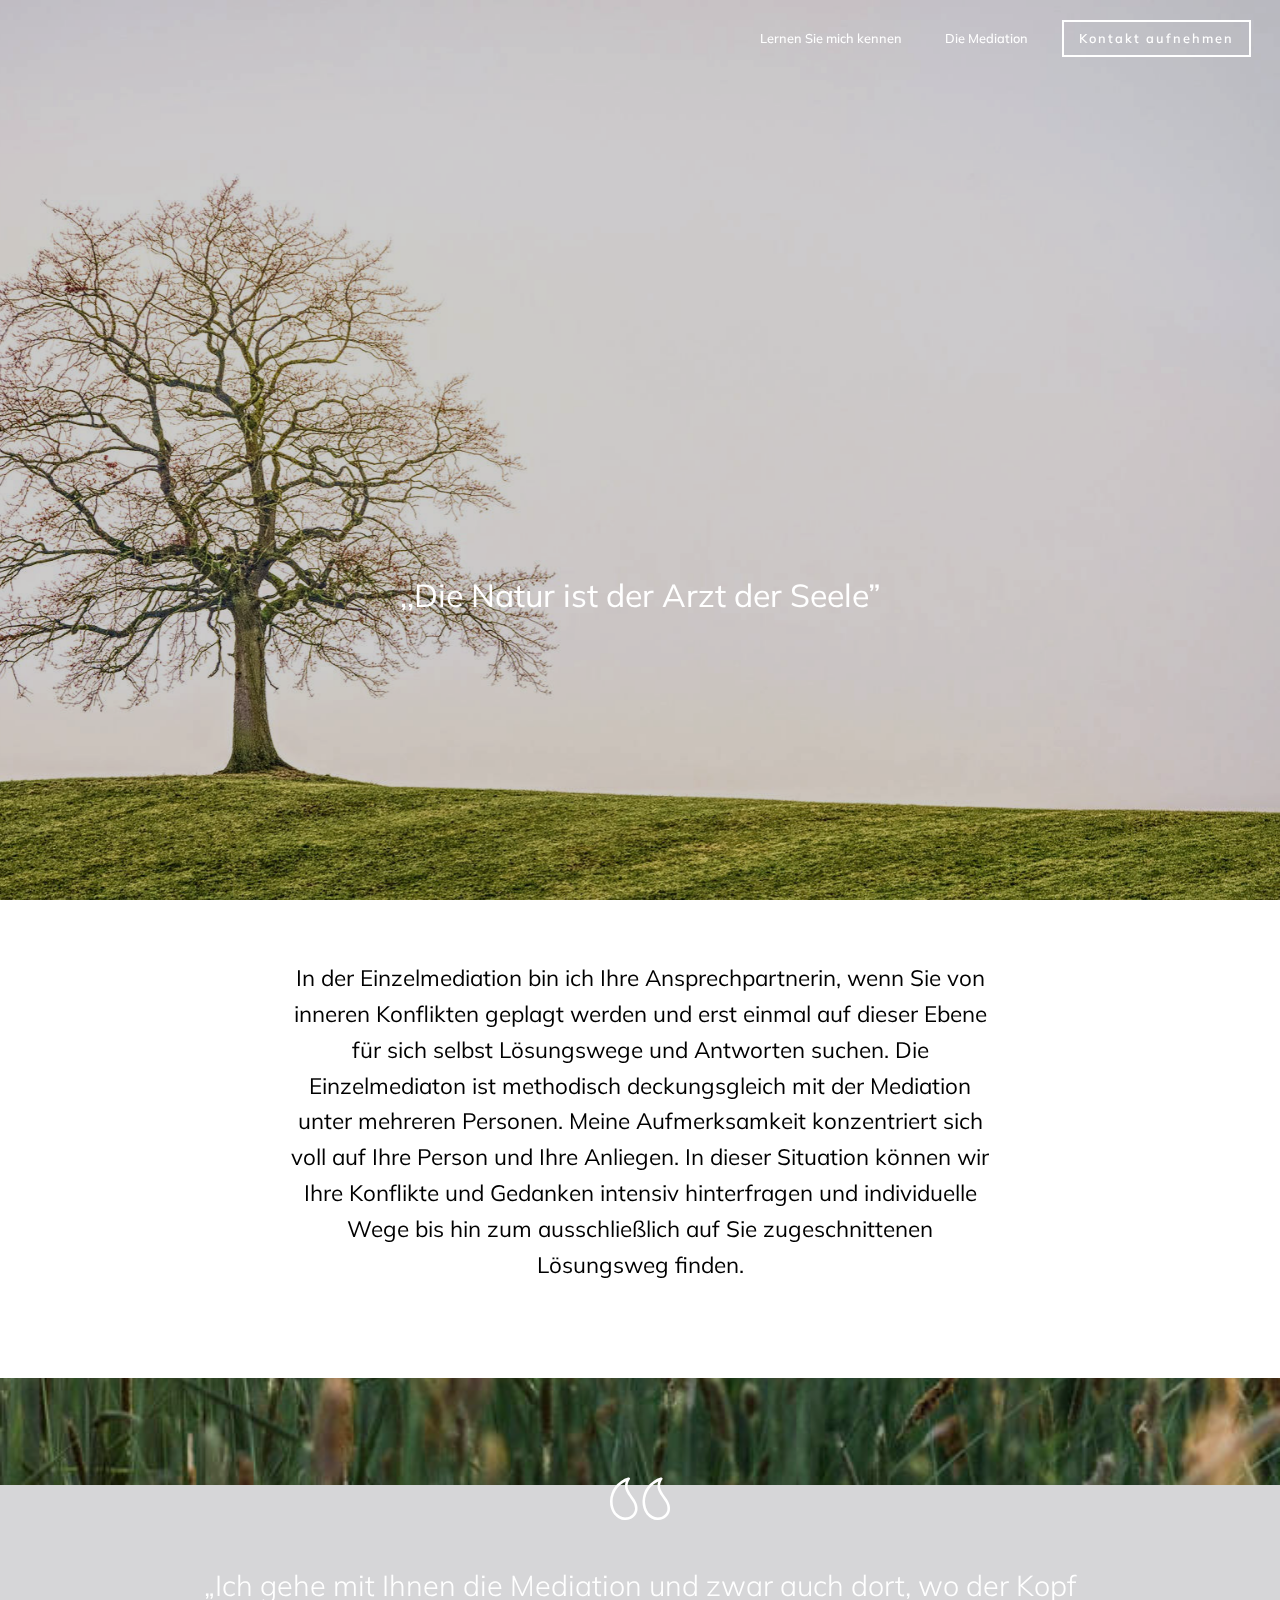
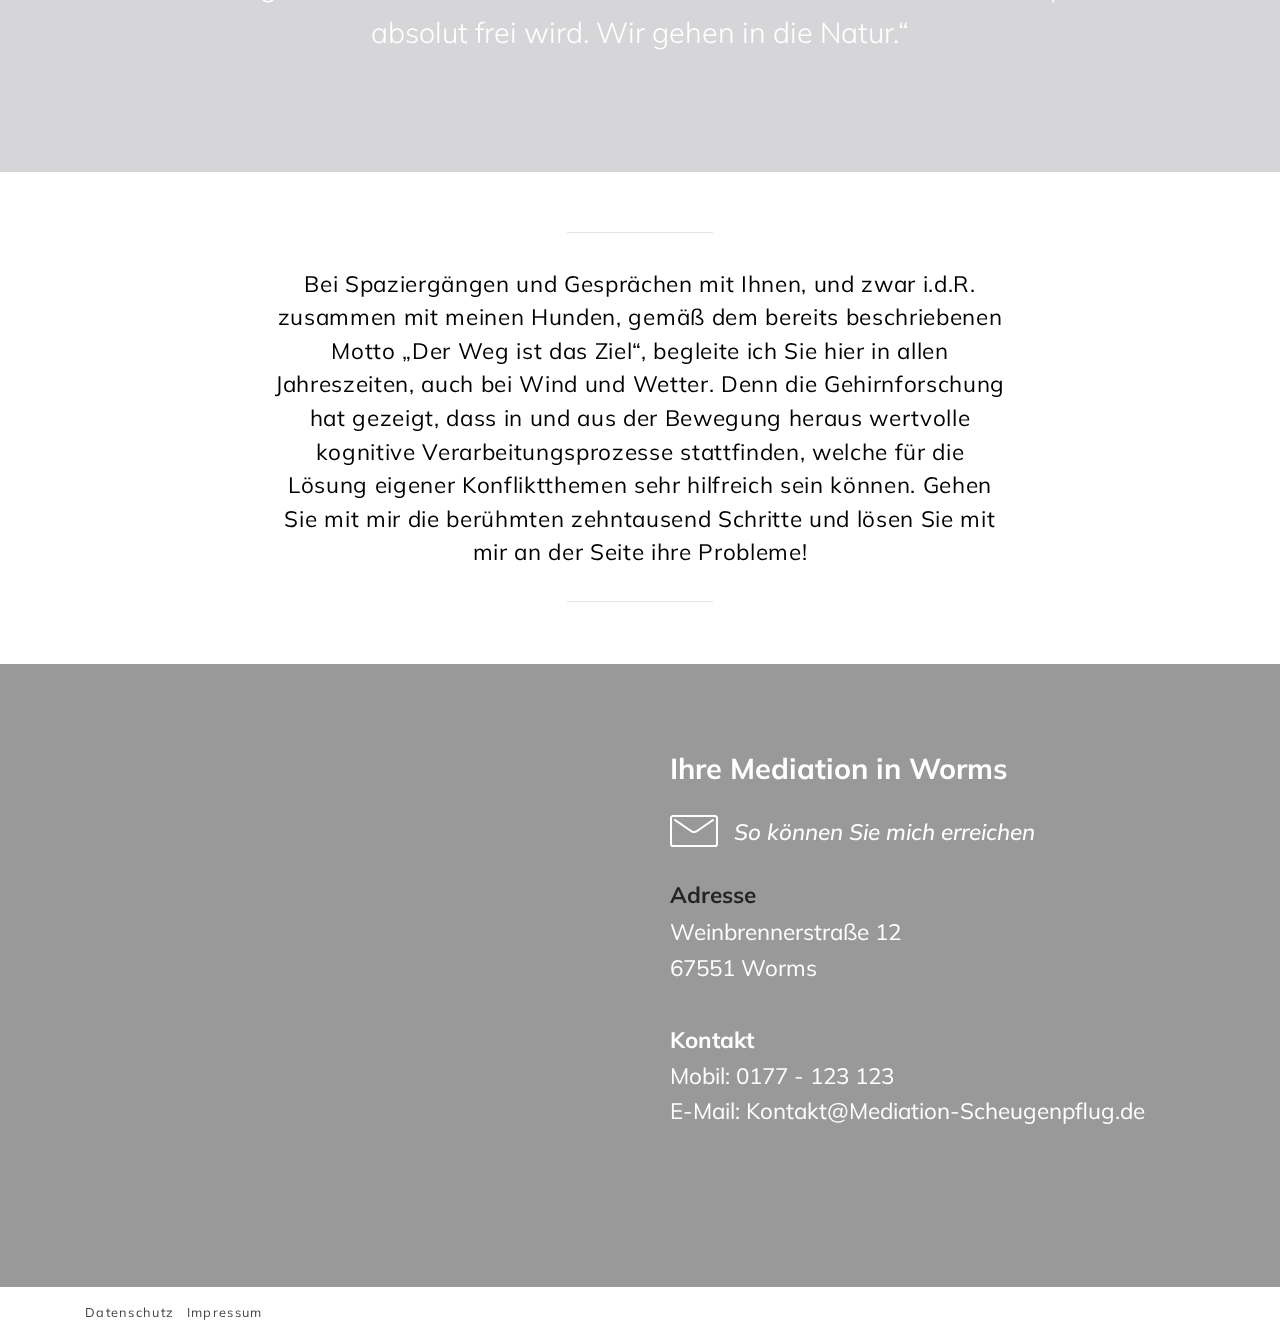
<file: page4.html>
<!DOCTYPE html>
<html >
<head>
  <!-- Site made with Mobirise Website Builder v4.7.6, https://mobirise.com -->
  <meta charset="UTF-8">
  <meta http-equiv="X-UA-Compatible" content="IE=edge">
  <meta name="generator" content="Mobirise v4.7.6, mobirise.com">
  <meta name="viewport" content="width=device-width, initial-scale=1, minimum-scale=1">
  <link rel="shortcut icon" href="assets/images/logo3.png" type="image/x-icon">
  <meta name="description" content="">
  <title>Einzelmediation</title>
  <link rel="stylesheet" href="assets/web/assets/mobirise-icons/mobirise-icons.css">
  <link rel="stylesheet" href="assets/tether/tether.min.css">
  <link rel="stylesheet" href="assets/bootstrap/css/bootstrap.min.css">
  <link rel="stylesheet" href="assets/bootstrap/css/bootstrap-grid.min.css">
  <link rel="stylesheet" href="assets/bootstrap/css/bootstrap-reboot.min.css">
  <link rel="stylesheet" href="assets/dropdown/css/style.css">
  <link rel="stylesheet" href="assets/socicon/css/styles.css">
  <link rel="stylesheet" href="assets/theme/css/style.css">
  <link rel="stylesheet" href="assets/mobirise/css/mbr-additional.css" type="text/css">
  
  
  
</head>
<body>
  <section class="menu cid-rGifKuVTiZ" once="menu" id="menu3-1s">

    

    <nav class="navbar navbar-dropdown navbar-fixed-top navbar-expand-lg">
        <div class="navbar-brand">
            
            
        </div>
        <button class="navbar-toggler" type="button" data-toggle="collapse" data-target="#navbarSupportedContent" aria-controls="navbarNavAltMarkup" aria-expanded="false" aria-label="Toggle navigation">
            <div class="hamburger">
                <span></span>
                <span></span>
                <span></span>
                <span></span>
            </div>
        </button>
      <div class="collapse navbar-collapse" id="navbarSupportedContent">
            <ul class="navbar-nav nav-dropdown navbar-nav-top-padding" data-app-modern-menu="true"><li class="nav-item"><a class="nav-link link text-white display-4" href="index.html">Lernen Sie mich kennen</a></li>
                <li class="nav-item">
                    <a class="nav-link link text-white display-4" href="index.html#features3-r">Die Mediation</a>
                </li></ul>
            
            <div class="navbar-buttons mbr-section-btn"><a class="btn btn-md btn-white-outline display-4" href="mailto:schneider@digipartners.de">Kontakt aufnehmen</a></div>
      </div>
    </nav>
</section>

<section class="header3 cid-rGifKvo03n mbr-fullscreen mbr-parallax-background" id="header3-1t">

    

    <div class="mbr-overlay" style="opacity: 0.2; background-color: rgb(0, 0, 0);">
    </div>

    <div class="container align-center">
        <div class="row justify-content-md-center">
            <div class="mbr-white col-md-8">
                
                
                
                
                <p class="mbr-text align-center py-2 mbr-fonts-style display-5"><br><br><br><br><br><br>,,Die Natur ist der Arzt der Seele”</p>
               
                
            </div>
        </div>
    </div>
    
    
</section>

<section class="mbr-section article content1 cid-rGiTPhnhtu" id="article6-2b">
    
     

    <div class="container">
        <div class="media-container-row">
            <div class="mbr-text col-12 col-md-8 mbr-fonts-style display-7">In der Einzelmediation bin ich Ihre Ansprechpartnerin, wenn Sie von inneren Konflikten geplagt werden und erst einmal auf dieser Ebene für sich selbst Lösungswege und Antworten suchen. Die Einzelmediaton ist methodisch deckungsgleich mit der Mediation unter mehreren Personen. Meine Aufmerksamkeit konzentriert sich voll auf Ihre Person und Ihre Anliegen. In dieser Situation können wir Ihre Konflikte und Gedanken intensiv hinterfragen und individuelle Wege bis hin zum ausschließlich auf Sie zugeschnittenen Lösungsweg finden.<div><strong><br></strong></div></div>
        </div>
    </div>
</section>

<section class="cid-rGiSmgrwBd mbr-parallax-background" id="article1-2a">

    

    <div class="mbr-overlay" style="opacity: 0.1; background-color: rgb(7, 9, 33);"></div>
    <div class="container align-center">
        <div class="row justify-content-center">
            <div class="media-container-column mbr-white col-md-10">
                <div class="card-img pb-3">
                    <span class="mbr-iconfont mbri-quote-left"></span>
                </div>
                
                <p class="mbr-text pb-5 mbr-fonts-style display-2">
                    „Ich gehe mit Ihnen die Mediation und zwar auch dort, wo der Kopf absolut frei wird. Wir gehen in die Natur.“
                </p>
                <h3 class="signature mbr-fonts-style display-5"></h3>    
            </div>
        </div>
    </div>
</section>

<section class="mbr-section article article3 cid-rGiUx45OcT" id="article3-2c">

     

    <div class="container">
        <div class="row justify-content-center">
            <div class="inner-container col-md-8">
                <hr class="line" style="width: 20%;">
                    <div class="section-text align-center mbr-white mbr-fonts-style display-7">Bei Spaziergängen und Gesprächen mit Ihnen, und zwar i.d.R. zusammen mit meinen Hunden, gemäß dem bereits beschriebenen Motto „Der Weg ist das Ziel“, begleite ich Sie hier in allen Jahreszeiten, auch bei Wind und Wetter. Denn die Gehirnforschung hat gezeigt, dass in und aus der Bewegung heraus wertvolle kognitive Verarbeitungsprozesse stattfinden, welche für die Lösung eigener Konfliktthemen sehr hilfreich sein können. Gehen Sie mit mir die berühmten zehntausend Schritte und lösen Sie mit mir an der Seite ihre Probleme!</div>
                <hr class="line" style="width: 20%;">
            </div>
        </div>
    </div>
</section>

<section class="mbr-section form4 cid-rGifKwpY4Z mbr-parallax-background" id="form4-1w">

    

    <div class="mbr-overlay" style="opacity: 0.5; background-color: rgb(68, 68, 68);">
    </div>
    <div class="container">
        <div class="row">
            <div class="col-md-6">
                <div class="google-map"><iframe frameborder="0" style="border:0" src="https://www.google.com/maps/embed/v1/place?key=AIzaSyA0Dx_boXQiwvdz8sJHoYeZNVTdoWONYkU&amp;q=place_id:ChIJURsWJrYulkcRidh7ITtZvwE" allowfullscreen=""></iframe></div>
            </div>
            <div class="col-md-6">
                <h2 class="pb-3 align-left mbr-fonts-style display-2"><strong>
                    Ihre Mediation in Worms</strong></h2>
                <div>
                    <div class="icon-block pb-3">
                        <span class="icon-block__icon">
                            <span class="mbr-iconfont mbri-letter" style="color: rgb(255, 255, 255);"></span>
                        </span>
                        <h4 class="icon-block__title align-left mbr-fonts-style display-7">
                            So können Sie mich erreichen</h4>
                    </div>
                    <div class="icon-contacts pb-3">
                        <h5 class="align-left mbr-fonts-style display-7"><strong>Adresse</strong></h5>
                        <p class="mbr-text align-left mbr-fonts-style display-7">Weinbrennerstraße 12<br>67551 Worms<br><br><font color="#ffffff"><strong>Kontakt</strong></font><br>Mobil: 0177 - 123 123<br>E-Mail: Kontakt@Mediation-Scheugenpflug.de<br><br></p>
                    </div>
                </div>
                
            </div>
        </div>
    </div>
</section>

<section class="cid-rGt6bw60pr" id="footer1-2i">

    

    

    <div class="container">
        <div class="row">
            <div class="col-md-12 text1 col-lg-6">
                <p class="mbr-text mbr-bold links mbr-fonts-style align-left display-4"><span style="font-weight: normal;"><a href="page5.html">Datenschutz</a> &nbsp; <a href="page5.html">Impressum</a></span></p>
            </div>
            <div class="col-md-12 copyright align-right text2 col-lg-6">
                <p class="mbr-text mbr-bold mbr-fonts-style display-7"></p>
            </div>
            <div class="col-lg-4 col-md-12">
                
            </div>    
        </div>
    </div>
</section>


  <script src="assets/web/assets/jquery/jquery.min.js"></script>
  <script src="assets/popper/popper.min.js"></script>
  <script src="assets/tether/tether.min.js"></script>
  <script src="assets/bootstrap/js/bootstrap.min.js"></script>
  <script src="assets/smoothscroll/smooth-scroll.js"></script>
  <script src="assets/dropdown/js/script.min.js"></script>
  <script src="assets/touchswipe/jquery.touch-swipe.min.js"></script>
  <script src="assets/playervimeo/vimeo_player.js"></script>
  <script src="assets/parallax/jarallax.min.js"></script>
  <script src="assets/theme/js/script.js"></script>
  <script src="assets/formoid/formoid.min.js"></script>
  
  
</body>
</html>
</file>
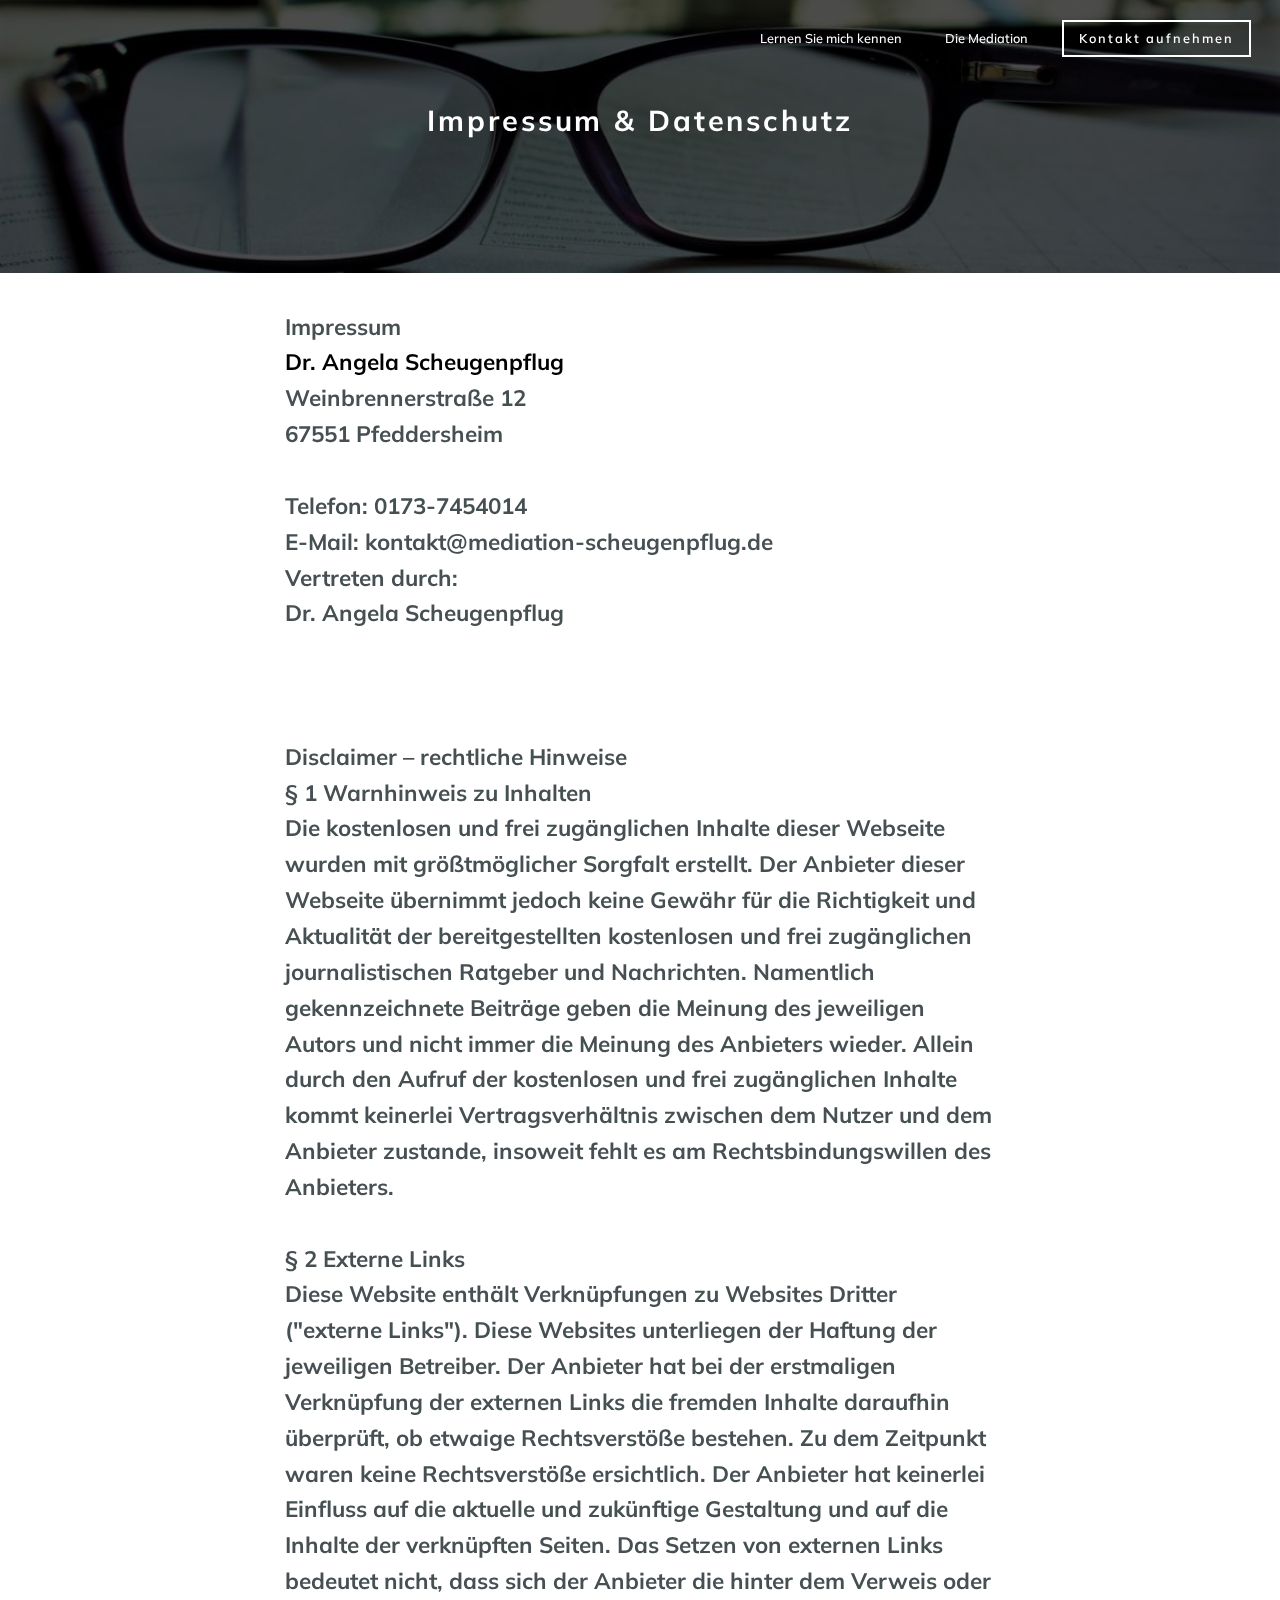
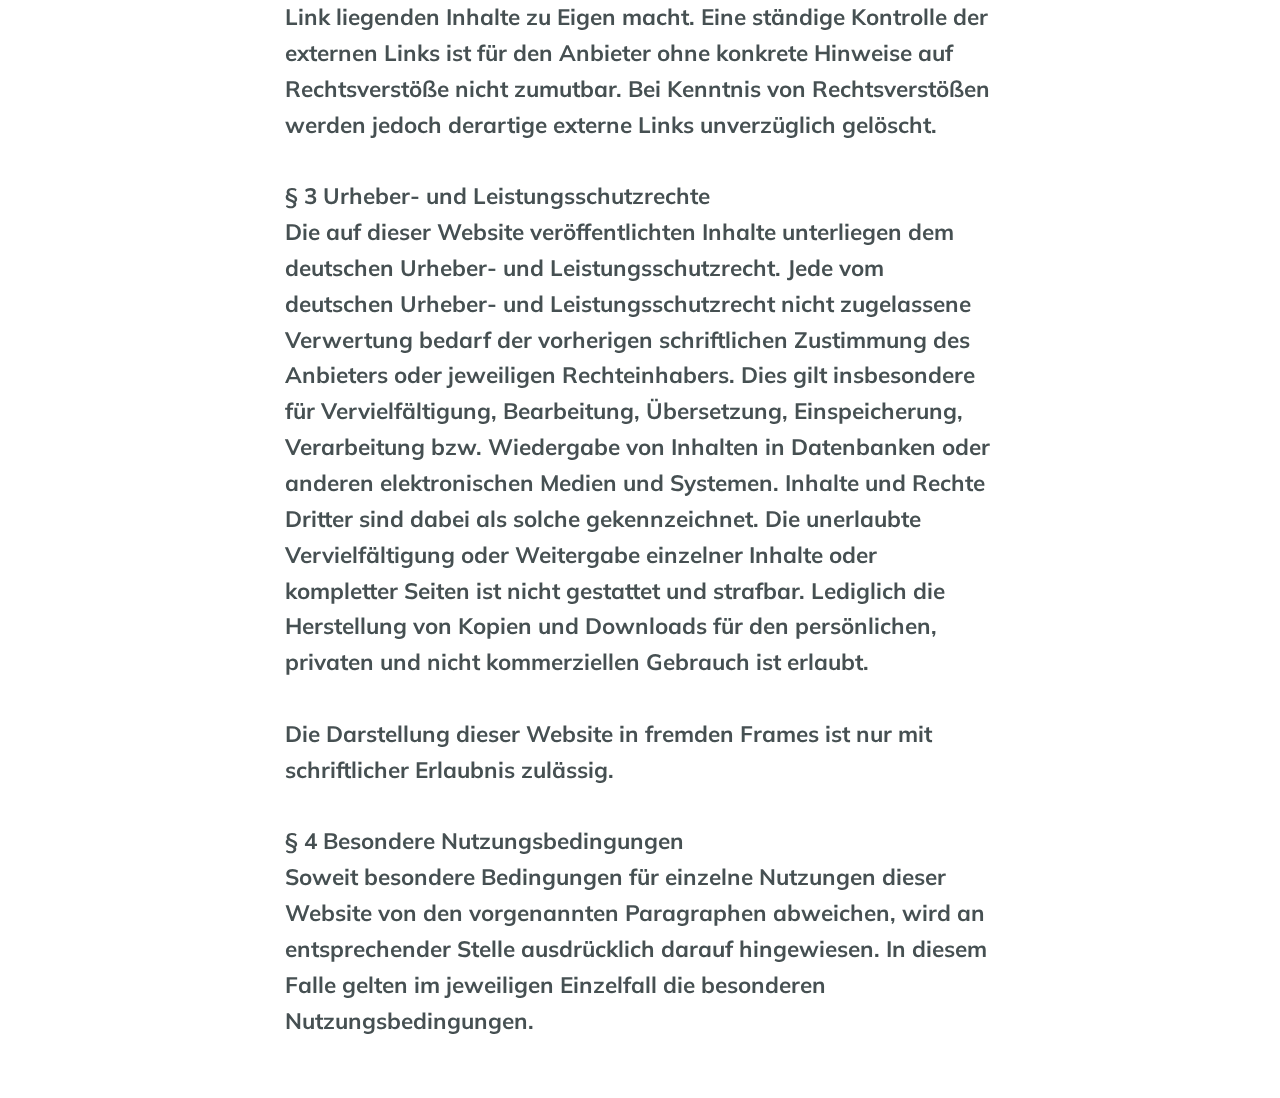
<file: page5.html>
<!DOCTYPE html>
<html >
<head>
  <!-- Site made with Mobirise Website Builder v4.7.6, https://mobirise.com -->
  <meta charset="UTF-8">
  <meta http-equiv="X-UA-Compatible" content="IE=edge">
  <meta name="generator" content="Mobirise v4.7.6, mobirise.com">
  <meta name="viewport" content="width=device-width, initial-scale=1, minimum-scale=1">
  <link rel="shortcut icon" href="assets/images/logo3.png" type="image/x-icon">
  <meta name="description" content="">
  <title>Impressum & Datenschutz</title>
  <link rel="stylesheet" href="assets/web/assets/mobirise-icons/mobirise-icons.css">
  <link rel="stylesheet" href="assets/tether/tether.min.css">
  <link rel="stylesheet" href="assets/bootstrap/css/bootstrap.min.css">
  <link rel="stylesheet" href="assets/bootstrap/css/bootstrap-grid.min.css">
  <link rel="stylesheet" href="assets/bootstrap/css/bootstrap-reboot.min.css">
  <link rel="stylesheet" href="assets/dropdown/css/style.css">
  <link rel="stylesheet" href="assets/theme/css/style.css">
  <link rel="stylesheet" href="assets/mobirise/css/mbr-additional.css" type="text/css">
  
  
  
</head>
<body>
  <section class="menu cid-rqho1bOMmb" once="menu" id="menu3-26">

    

    <nav class="navbar navbar-dropdown navbar-fixed-top navbar-expand-lg">
        <div class="navbar-brand">
            
            
        </div>
        <button class="navbar-toggler" type="button" data-toggle="collapse" data-target="#navbarSupportedContent" aria-controls="navbarNavAltMarkup" aria-expanded="false" aria-label="Toggle navigation">
            <div class="hamburger">
                <span></span>
                <span></span>
                <span></span>
                <span></span>
            </div>
        </button>
      <div class="collapse navbar-collapse" id="navbarSupportedContent">
            <ul class="navbar-nav nav-dropdown navbar-nav-top-padding" data-app-modern-menu="true"><li class="nav-item"><a class="nav-link link text-white display-4" href="index.html">Lernen Sie mich kennen</a></li>
                <li class="nav-item">
                    <a class="nav-link link text-white display-4" href="index.html#features3-r">Die Mediation</a>
                </li></ul>
            
            <div class="navbar-buttons mbr-section-btn"><a class="btn btn-md btn-white-outline display-4" href="mailto:schneider@digipartners.de">Kontakt aufnehmen</a></div>
      </div>
    </nav>
</section>

<section class="features5 cid-rGt6sGviGO mbr-parallax-background" id="features5-2k">
    
    

    <div class="mbr-overlay" style="opacity: 0.7; background-color: rgb(0, 0, 0);">
    </div>
    <div class="container">
        <div class="media-container-row">
            <div class="col-md-10">
                <h4 class="card-title py-3 mbr-fonts-style mbr-bold display-2">Impressum &amp; Datenschutz</h4>
                
                
                    
            </div>
        </div>
    </div>
</section>

<section class="mbr-section article content1 cid-rGiL3CYcyg" id="article6-27">
    
     

    <div class="container">
        <div class="media-container-row">
            <div class="mbr-text col-12 col-md-8 mbr-fonts-style display-7"><br><div><strong>Impressum</strong></div><div><font color="#000000"><strong>Dr. Angela Scheugenpflug</strong></font></div><div><strong>Weinbrennerstraße 12</strong></div><div><strong>67551 Pfeddersheim</strong></div><div><strong><br></strong></div><div><strong>Telefon: 0173-7454014</strong></div><div><strong>E-Mail: kontakt@mediation-scheugenpflug.de</strong></div><div><strong>Vertreten durch:</strong></div><div><strong>Dr. Angela Scheugenpflug</strong></div><div><strong><br></strong></div><div><strong><br></strong></div><div><strong><br></strong></div><div><strong>Disclaimer – rechtliche Hinweise</strong></div><div><strong>§ 1 Warnhinweis zu Inhalten</strong></div><div><strong>Die kostenlosen und frei zugänglichen Inhalte dieser Webseite wurden mit größtmöglicher Sorgfalt erstellt. Der Anbieter dieser Webseite übernimmt jedoch keine Gewähr für die Richtigkeit und Aktualität der bereitgestellten kostenlosen und frei zugänglichen journalistischen Ratgeber und Nachrichten. Namentlich gekennzeichnete Beiträge geben die Meinung des jeweiligen Autors und nicht immer die Meinung des Anbieters wieder. Allein durch den Aufruf der kostenlosen und frei zugänglichen Inhalte kommt keinerlei Vertragsverhältnis zwischen dem Nutzer und dem Anbieter zustande, insoweit fehlt es am Rechtsbindungswillen des Anbieters.</strong></div><div><strong><br></strong></div><div><strong>§ 2 Externe Links</strong></div><div><strong>Diese Website enthält Verknüpfungen zu Websites Dritter ("externe Links"). Diese Websites unterliegen der Haftung der jeweiligen Betreiber. Der Anbieter hat bei der erstmaligen Verknüpfung der externen Links die fremden Inhalte daraufhin überprüft, ob etwaige Rechtsverstöße bestehen. Zu dem Zeitpunkt waren keine Rechtsverstöße ersichtlich. Der Anbieter hat keinerlei Einfluss auf die aktuelle und zukünftige Gestaltung und auf die Inhalte der verknüpften Seiten. Das Setzen von externen Links bedeutet nicht, dass sich der Anbieter die hinter dem Verweis oder Link liegenden Inhalte zu Eigen macht. Eine ständige Kontrolle der externen Links ist für den Anbieter ohne konkrete Hinweise auf Rechtsverstöße nicht zumutbar. Bei Kenntnis von Rechtsverstößen werden jedoch derartige externe Links unverzüglich gelöscht.</strong></div><div><strong><br></strong></div><div><strong>§ 3 Urheber- und Leistungsschutzrechte</strong></div><div><strong>Die auf dieser Website veröffentlichten Inhalte unterliegen dem deutschen Urheber- und Leistungsschutzrecht. Jede vom deutschen Urheber- und Leistungsschutzrecht nicht zugelassene Verwertung bedarf der vorherigen schriftlichen Zustimmung des Anbieters oder jeweiligen Rechteinhabers. Dies gilt insbesondere für Vervielfältigung, Bearbeitung, Übersetzung, Einspeicherung, Verarbeitung bzw. Wiedergabe von Inhalten in Datenbanken oder anderen elektronischen Medien und Systemen. Inhalte und Rechte Dritter sind dabei als solche gekennzeichnet. Die unerlaubte Vervielfältigung oder Weitergabe einzelner Inhalte oder kompletter Seiten ist nicht gestattet und strafbar. Lediglich die Herstellung von Kopien und Downloads für den persönlichen, privaten und nicht kommerziellen Gebrauch ist erlaubt.</strong></div><div><strong><br></strong></div><div><strong>Die Darstellung dieser Website in fremden Frames ist nur mit schriftlicher Erlaubnis zulässig.</strong></div><div><strong><br></strong></div><div><strong>§ 4 Besondere Nutzungsbedingungen</strong></div><div><strong>Soweit besondere Bedingungen für einzelne Nutzungen dieser Website von den vorgenannten Paragraphen abweichen, wird an entsprechender Stelle ausdrücklich darauf hingewiesen. In diesem Falle gelten im jeweiligen Einzelfall die besonderen Nutzungsbedingungen.</strong></div></div>
        </div>
    </div>
</section>


  <script src="assets/web/assets/jquery/jquery.min.js"></script>
  <script src="assets/popper/popper.min.js"></script>
  <script src="assets/tether/tether.min.js"></script>
  <script src="assets/bootstrap/js/bootstrap.min.js"></script>
  <script src="assets/smoothscroll/smooth-scroll.js"></script>
  <script src="assets/dropdown/js/script.min.js"></script>
  <script src="assets/touchswipe/jquery.touch-swipe.min.js"></script>
  <script src="assets/parallax/jarallax.min.js"></script>
  <script src="assets/theme/js/script.js"></script>
  
  
</body>
</html>
</file>
<file: assets/web/assets/mobirise-icons/mobirise-icons.css>
@font-face {
  font-family: 'MobiriseIcons';
  src:  url('mobirise-icons.eot?spat4u');
  src:  url('mobirise-icons.eot?spat4u#iefix') format('embedded-opentype'),
    url('mobirise-icons.ttf?spat4u') format('truetype'),
    url('mobirise-icons.woff?spat4u') format('woff'),
    url('mobirise-icons.svg?spat4u#MobiriseIcons') format('svg');
  font-weight: normal;
  font-style: normal;
}

[class^="mbri-"], [class*=" mbri-"] {
  /* use !important to prevent issues with browser extensions that change fonts */
  font-family: MobiriseIcons !important;
  speak: none;
  font-style: normal;
  font-weight: normal;
  font-variant: normal;
  text-transform: none;
  line-height: 1;

  /* Better Font Rendering =========== */
  -webkit-font-smoothing: antialiased;
  -moz-osx-font-smoothing: grayscale;
}

.mbri-add-submenu:before {
  content: "\e900";
}
.mbri-alert:before {
  content: "\e901";
}
.mbri-align-center:before {
  content: "\e902";
}
.mbri-align-justify:before {
  content: "\e903";
}
.mbri-align-left:before {
  content: "\e904";
}
.mbri-align-right:before {
  content: "\e905";
}
.mbri-android:before {
  content: "\e906";
}
.mbri-apple:before {
  content: "\e907";
}
.mbri-arrow-down:before {
  content: "\e908";
}
.mbri-arrow-next:before {
  content: "\e909";
}
.mbri-arrow-prev:before {
  content: "\e90a";
}
.mbri-arrow-up:before {
  content: "\e90b";
}
.mbri-bold:before {
  content: "\e90c";
}
.mbri-bookmark:before {
  content: "\e90d";
}
.mbri-bootstrap:before {
  content: "\e90e";
}
.mbri-briefcase:before {
  content: "\e90f";
}
.mbri-browse:before {
  content: "\e910";
}
.mbri-bulleted-list:before {
  content: "\e911";
}
.mbri-calendar:before {
  content: "\e912";
}
.mbri-camera:before {
  content: "\e913";
}
.mbri-cart-add:before {
  content: "\e914";
}
.mbri-cart-full:before {
  content: "\e915";
}
.mbri-cash:before {
  content: "\e916";
}
.mbri-change-style:before {
  content: "\e917";
}
.mbri-chat:before {
  content: "\e918";
}
.mbri-clock:before {
  content: "\e919";
}
.mbri-close:before {
  content: "\e91a";
}
.mbri-cloud:before {
  content: "\e91b";
}
.mbri-code:before {
  content: "\e91c";
}
.mbri-contact-form:before {
  content: "\e91d";
}
.mbri-credit-card:before {
  content: "\e91e";
}
.mbri-cursor-click:before {
  content: "\e91f";
}
.mbri-cust-feedback:before {
  content: "\e920";
}
.mbri-database:before {
  content: "\e921";
}
.mbri-delivery:before {
  content: "\e922";
}
.mbri-desktop:before {
  content: "\e923";
}
.mbri-devices:before {
  content: "\e924";
}
.mbri-down:before {
  content: "\e925";
}
.mbri-download:before {
  content: "\e989";
}
.mbri-drag-n-drop:before {
  content: "\e927";
}
.mbri-drag-n-drop2:before {
  content: "\e928";
}
.mbri-edit:before {
  content: "\e929";
}
.mbri-edit2:before {
  content: "\e92a";
}
.mbri-error:before {
  content: "\e92b";
}
.mbri-extension:before {
  content: "\e92c";
}
.mbri-features:before {
  content: "\e92d";
}
.mbri-file:before {
  content: "\e92e";
}
.mbri-flag:before {
  content: "\e92f";
}
.mbri-folder:before {
  content: "\e930";
}
.mbri-gift:before {
  content: "\e931";
}
.mbri-github:before {
  content: "\e932";
}
.mbri-globe:before {
  content: "\e933";
}
.mbri-globe-2:before {
  content: "\e934";
}
.mbri-growing-chart:before {
  content: "\e935";
}
.mbri-hearth:before {
  content: "\e936";
}
.mbri-help:before {
  content: "\e937";
}
.mbri-home:before {
  content: "\e938";
}
.mbri-hot-cup:before {
  content: "\e939";
}
.mbri-idea:before {
  content: "\e93a";
}
.mbri-image-gallery:before {
  content: "\e93b";
}
.mbri-image-slider:before {
  content: "\e93c";
}
.mbri-info:before {
  content: "\e93d";
}
.mbri-italic:before {
  content: "\e93e";
}
.mbri-key:before {
  content: "\e93f";
}
.mbri-laptop:before {
  content: "\e940";
}
.mbri-layers:before {
  content: "\e941";
}
.mbri-left-right:before {
  content: "\e942";
}
.mbri-left:before {
  content: "\e943";
}
.mbri-letter:before {
  content: "\e944";
}
.mbri-like:before {
  content: "\e945";
}
.mbri-link:before {
  content: "\e946";
}
.mbri-lock:before {
  content: "\e947";
}
.mbri-login:before {
  content: "\e948";
}
.mbri-logout:before {
  content: "\e949";
}
.mbri-magic-stick:before {
  content: "\e94a";
}
.mbri-map-pin:before {
  content: "\e94b";
}
.mbri-menu:before {
  content: "\e94c";
}
.mbri-mobile:before {
  content: "\e94d";
}
.mbri-mobile2:before {
  content: "\e94e";
}
.mbri-mobirise:before {
  content: "\e94f";
}
.mbri-more-horizontal:before {
  content: "\e950";
}
.mbri-more-vertical:before {
  content: "\e951";
}
.mbri-music:before {
  content: "\e952";
}
.mbri-new-file:before {
  content: "\e953";
}
.mbri-numbered-list:before {
  content: "\e954";
}
.mbri-opened-folder:before {
  content: "\e955";
}
.mbri-pages:before {
  content: "\e956";
}
.mbri-paper-plane:before {
  content: "\e957";
}
.mbri-paperclip:before {
  content: "\e958";
}
.mbri-photo:before {
  content: "\e959";
}
.mbri-photos:before {
  content: "\e95a";
}
.mbri-pin:before {
  content: "\e95b";
}
.mbri-play:before {
  content: "\e95c";
}
.mbri-plus:before {
  content: "\e95d";
}
.mbri-preview:before {
  content: "\e95e";
}
.mbri-print:before {
  content: "\e95f";
}
.mbri-protect:before {
  content: "\e960";
}
.mbri-question:before {
  content: "\e961";
}
.mbri-quote-left:before {
  content: "\e962";
}
.mbri-quote-right:before {
  content: "\e963";
}
.mbri-refresh:before {
  content: "\e964";
}
.mbri-responsive:before {
  content: "\e965";
}
.mbri-right:before {
  content: "\e966";
}
.mbri-rocket:before {
  content: "\e967";
}
.mbri-sad-face:before {
  content: "\e968";
}
.mbri-sale:before {
  content: "\e969";
}
.mbri-save:before {
  content: "\e96a";
}
.mbri-search:before {
  content: "\e96b";
}
.mbri-setting:before {
  content: "\e96c";
}
.mbri-setting2:before {
  content: "\e96d";
}
.mbri-setting3:before {
  content: "\e96e";
}
.mbri-share:before {
  content: "\e96f";
}
.mbri-shopping-bag:before {
  content: "\e970";
}
.mbri-shopping-basket:before {
  content: "\e971";
}
.mbri-shopping-cart:before {
  content: "\e972";
}
.mbri-sites:before {
  content: "\e973";
}
.mbri-smile-face:before {
  content: "\e974";
}
.mbri-speed:before {
  content: "\e975";
}
.mbri-star:before {
  content: "\e976";
}
.mbri-success:before {
  content: "\e977";
}
.mbri-sun:before {
  content: "\e978";
}
.mbri-sun2:before {
  content: "\e979";
}
.mbri-tablet:before {
  content: "\e97a";
}
.mbri-tablet-vertical:before {
  content: "\e97b";
}
.mbri-target:before {
  content: "\e97c";
}
.mbri-timer:before {
  content: "\e97d";
}
.mbri-to-ftp:before {
  content: "\e97e";
}
.mbri-to-local-drive:before {
  content: "\e97f";
}
.mbri-touch-swipe:before {
  content: "\e980";
}
.mbri-touch:before {
  content: "\e981";
}
.mbri-trash:before {
  content: "\e982";
}
.mbri-underline:before {
  content: "\e983";
}
.mbri-unlink:before {
  content: "\e984";
}
.mbri-unlock:before {
  content: "\e985";
}
.mbri-up-down:before {
  content: "\e986";
}
.mbri-up:before {
  content: "\e987";
}
.mbri-update:before {
  content: "\e988";
}
.mbri-upload:before {
 content: "\e926"; 
}
.mbri-user:before {
  content: "\e98a";
}
.mbri-user2:before {
  content: "\e98b";
}
.mbri-users:before {
  content: "\e98c";
}
.mbri-video:before {
  content: "\e98d";
}
.mbri-video-play:before {
  content: "\e98e";
}
.mbri-watch:before {
  content: "\e98f";
}
.mbri-website-theme:before {
  content: "\e990";
}
.mbri-wifi:before {
  content: "\e991";
}
.mbri-windows:before {
  content: "\e992";
}
.mbri-zoom-out:before {
  content: "\e993";
}
.mbri-redo:before {
  content: "\e994";
}
.mbri-undo:before {
  content: "\e995";
}
</file>
<file: assets/dropdown/css/style.css>
.navbar-dropdown {
  left: 0;
  padding: 0;
  position: absolute;
  right: 0;
  top: 0;
  transition: all 0.45s ease;
  z-index: 1030;
  background: #282828; }
  .navbar-dropdown .navbar-logo {
    margin-right: 0.8rem;
    transition: margin 0.3s ease-in-out;
    vertical-align: middle; }
    .navbar-dropdown .navbar-logo img {
      height: 3.125rem;
      transition: all 0.3s ease-in-out; }
    .navbar-dropdown .navbar-logo.mbr-iconfont {
      font-size: 3.125rem;
      line-height: 3.125rem; }
  .navbar-dropdown .navbar-caption {
    font-weight: 700;
    white-space: normal;
    vertical-align: -4px;
    line-height: 3.125rem !important; }
    .navbar-dropdown .navbar-caption, .navbar-dropdown .navbar-caption:hover {
      color: inherit;
      text-decoration: none; }
  .navbar-dropdown .mbr-iconfont + .navbar-caption {
    vertical-align: -1px; }
  .navbar-dropdown.navbar-fixed-top {
    position: fixed; }
  .navbar-dropdown .navbar-brand span {
    vertical-align: -4px; }
  .navbar-dropdown.bg-color.transparent {
    background: none; }
  .navbar-dropdown.navbar-short .navbar-brand {
    padding: 0.625rem 0; }
    .navbar-dropdown.navbar-short .navbar-brand span {
      vertical-align: -1px; }
  .navbar-dropdown.navbar-short .navbar-caption {
    line-height: 2.375rem !important;
    vertical-align: -2px; }
  .navbar-dropdown.navbar-short .navbar-logo {
    margin-right: 0.5rem; }
    .navbar-dropdown.navbar-short .navbar-logo img {
      height: 2.375rem; }
    .navbar-dropdown.navbar-short .navbar-logo.mbr-iconfont {
      font-size: 2.375rem;
      line-height: 2.375rem; }
  .navbar-dropdown.navbar-short .mbr-table-cell {
    height: 3.625rem; }
  .navbar-dropdown .navbar-close {
    left: 0.6875rem;
    position: fixed;
    top: 0.75rem;
    z-index: 1000; }
  .navbar-dropdown .hamburger-icon {
    content: "";
    display: inline-block;
    vertical-align: middle;
    width: 16px;
    -webkit-box-shadow: 0 -6px 0 1px #282828,0 0 0 1px #282828,0 6px 0 1px #282828;
    -moz-box-shadow: 0 -6px 0 1px #282828,0 0 0 1px #282828,0 6px 0 1px #282828;
    box-shadow: 0 -6px 0 1px #282828,0 0 0 1px #282828,0 6px 0 1px #282828; }

.dropdown-menu .dropdown-toggle[data-toggle="dropdown-submenu"]::after {
  border-bottom: 0.35em solid transparent;
  border-left: 0.35em solid;
  border-right: 0;
  border-top: 0.35em solid transparent;
  margin-left: 0.3rem; }

.dropdown-menu .dropdown-item:focus {
  outline: 0; }

.nav-dropdown {
  font-size: 0.75rem;
  font-weight: 500;
  height: auto !important; }
  .nav-dropdown .nav-btn {
    padding-left: 1rem; }
  .nav-dropdown .link {
    margin: .667em 1.667em;
    font-weight: 500;
    padding: 0;
    transition: color .2s ease-in-out; }
    .nav-dropdown .link.dropdown-toggle {
      margin-right: 2.583em; }
      .nav-dropdown .link.dropdown-toggle::after {
        margin-left: .25rem;
        border-top: 0.35em solid;
        border-right: 0.35em solid transparent;
        border-left: 0.35em solid transparent;
        border-bottom: 0; }
      .nav-dropdown .link.dropdown-toggle[aria-expanded="true"] {
        margin: 0;
        padding: 0.667em 3.263em  0.667em 1.667em; }
  .nav-dropdown .link::after,
  .nav-dropdown .dropdown-item::after {
    color: inherit; }
  .nav-dropdown .btn {
    font-size: 0.75rem;
    font-weight: 700;
    letter-spacing: 0;
    margin-bottom: 0;
    padding-left: 1.25rem;
    padding-right: 1.25rem; }
  .nav-dropdown .dropdown-menu {
    border-radius: 0;
    border: 0;
    left: 0;
    margin: 0;
    padding-bottom: 1.25rem;
    padding-top: 1.25rem;
    position: relative; }
  .nav-dropdown .dropdown-submenu {
    margin-left: 0.125rem;
    top: 0; }
  .nav-dropdown .dropdown-item {
    font-weight: 500;
    line-height: 2;
    padding: 0.3846em 4.615em 0.3846em 1.5385em;
    position: relative;
    transition: color .2s ease-in-out, background-color .2s ease-in-out; }
    .nav-dropdown .dropdown-item::after {
      margin-top: -0.3077em;
      position: absolute;
      right: 1.1538em;
      top: 50%; }
    .nav-dropdown .dropdown-item:focus, .nav-dropdown .dropdown-item:hover {
      background: none; }

@media (max-width: 767px) {
  .nav-dropdown.navbar-toggleable-sm {
    bottom: 0;
    display: none;
    left: 0;
    overflow-x: hidden;
    position: fixed;
    top: 0;
    transform: translateX(-100%);
    -ms-transform: translateX(-100%);
    -webkit-transform: translateX(-100%);
    width: 18.75rem;
    z-index: 999; } }
.nav-dropdown.navbar-toggleable-xl {
  bottom: 0;
  display: none;
  left: 0;
  overflow-x: hidden;
  position: fixed;
  top: 0;
  transform: translateX(-100%);
  -ms-transform: translateX(-100%);
  -webkit-transform: translateX(-100%);
  width: 18.75rem;
  z-index: 999; }

.nav-dropdown-sm {
  display: block !important;
  overflow-x: hidden;
  overflow: auto;
  padding-top: 3.875rem; }
  .nav-dropdown-sm::after {
    content: "";
    display: block;
    height: 3rem;
    width: 100%; }
  .nav-dropdown-sm.collapse.in ~ .navbar-close {
    display: block !important; }
  .nav-dropdown-sm.collapsing, .nav-dropdown-sm.collapse.in {
    transform: translateX(0);
    -ms-transform: translateX(0);
    -webkit-transform: translateX(0);
    transition: all 0.25s ease-out;
    -webkit-transition: all 0.25s ease-out;
    background: #282828; }
  .nav-dropdown-sm.collapsing[aria-expanded="false"] {
    transform: translateX(-100%);
    -ms-transform: translateX(-100%);
    -webkit-transform: translateX(-100%); }
  .nav-dropdown-sm .nav-item {
    display: block;
    margin-left: 0 !important;
    padding-left: 0; }
  .nav-dropdown-sm .link,
  .nav-dropdown-sm .dropdown-item {
    border-top: 1px dotted rgba(255, 255, 255, 0.1);
    font-size: 0.8125rem;
    line-height: 1.6;
    margin: 0 !important;
    padding: 0.875rem 2.4rem 0.875rem 1.5625rem !important;
    position: relative;
    white-space: normal; }
    .nav-dropdown-sm .link:focus, .nav-dropdown-sm .link:hover,
    .nav-dropdown-sm .dropdown-item:focus,
    .nav-dropdown-sm .dropdown-item:hover {
      background: rgba(0, 0, 0, 0.2) !important;
      color: #c0a375; }
  .nav-dropdown-sm .nav-btn {
    position: relative;
    padding: 1.5625rem 1.5625rem 0 1.5625rem; }
    .nav-dropdown-sm .nav-btn::before {
      border-top: 1px dotted rgba(255, 255, 255, 0.1);
      content: "";
      left: 0;
      position: absolute;
      top: 0;
      width: 100%; }
    .nav-dropdown-sm .nav-btn + .nav-btn {
      padding-top: 0.625rem; }
      .nav-dropdown-sm .nav-btn + .nav-btn::before {
        display: none; }
  .nav-dropdown-sm .btn {
    padding: 0.625rem 0; }
  .nav-dropdown-sm .dropdown-toggle[data-toggle="dropdown-submenu"]::after {
    margin-left: .25rem;
    border-top: 0.35em solid;
    border-right: 0.35em solid transparent;
    border-left: 0.35em solid transparent;
    border-bottom: 0; }
  .nav-dropdown-sm .dropdown-toggle[data-toggle="dropdown-submenu"][aria-expanded="true"]::after {
    border-top: 0;
    border-right: 0.35em solid transparent;
    border-left: 0.35em solid transparent;
    border-bottom: 0.35em solid; }
  .nav-dropdown-sm .dropdown-menu {
    margin: 0;
    padding: 0;
    position: relative;
    top: 0;
    left: 0;
    width: 100%;
    border: 0;
    float: none;
    border-radius: 0;
    background: none; }
  .nav-dropdown-sm .dropdown-submenu {
    left: 100%;
    margin-left: 0.125rem;
    margin-top: -1.25rem;
    top: 0; }

.navbar-toggleable-sm .nav-dropdown .dropdown-menu {
  position: absolute; }

.navbar-toggleable-sm .nav-dropdown .dropdown-submenu {
  left: 100%;
  margin-left: 0.125rem;
  margin-top: -1.25rem;
  top: 0; }

.navbar-toggleable-sm.opened .nav-dropdown .dropdown-menu {
  position: relative; }

.navbar-toggleable-sm.opened .nav-dropdown .dropdown-submenu {
  left: 0;
  margin-left: 00rem;
  margin-top: 0rem;
  top: 0; }

.is-builder .nav-dropdown.collapsing {
  transition: none !important; }

/*# sourceMappingURL=style.css.map */
</file>
<file: assets/socicon/css/styles.css>
@charset "UTF-8";

@font-face {
  font-family: "socicon";
  src:url("../fonts/socicon.eot");
  src:url("../fonts/socicon.eot?#iefix") format("embedded-opentype"),
    url("../fonts/socicon.woff") format("woff"),
    url("../fonts/socicon.ttf") format("truetype"),
    url("../fonts/socicon.svg#socicon") format("svg");
  font-weight: normal;
  font-style: normal;

}

[data-icon]:before {
  font-family: "socicon" !important;
  content: attr(data-icon);
  font-style: normal !important;
  font-weight: normal !important;
  font-variant: normal !important;
  text-transform: none !important;
  speak: none;
  line-height: 1;
  -webkit-font-smoothing: antialiased;
  -moz-osx-font-smoothing: grayscale;
}

[class^="socicon-"]:before,
[class*=" socicon-"]:before {
  font-family: "socicon" !important;
  font-style: normal !important;
  font-weight: normal !important;
  font-variant: normal !important;
  text-transform: none !important;
  speak: none;
  line-height: 1;
  -webkit-font-smoothing: antialiased;
  -moz-osx-font-smoothing: grayscale;
}

.socicon-modelmayhem:before {
  content: "\e000";
}
.socicon-mixcloud:before {
  content: "\e001";
}
.socicon-drupal:before {
  content: "\e002";
}
.socicon-swarm:before {
  content: "\e003";
}
.socicon-istock:before {
  content: "\e004";
}
.socicon-yammer:before {
  content: "\e005";
}
.socicon-ello:before {
  content: "\e006";
}
.socicon-stackoverflow:before {
  content: "\e007";
}
.socicon-persona:before {
  content: "\e008";
}
.socicon-triplej:before {
  content: "\e009";
}
.socicon-houzz:before {
  content: "\e00a";
}
.socicon-rss:before {
  content: "\e00b";
}
.socicon-paypal:before {
  content: "\e00c";
}
.socicon-odnoklassniki:before {
  content: "\e00d";
}
.socicon-airbnb:before {
  content: "\e00e";
}
.socicon-periscope:before {
  content: "\e00f";
}
.socicon-outlook:before {
  content: "\e010";
}
.socicon-coderwall:before {
  content: "\e011";
}
.socicon-tripadvisor:before {
  content: "\e012";
}
.socicon-appnet:before {
  content: "\e013";
}
.socicon-goodreads:before {
  content: "\e014";
}
.socicon-tripit:before {
  content: "\e015";
}
.socicon-lanyrd:before {
  content: "\e016";
}
.socicon-slideshare:before {
  content: "\e017";
}
.socicon-buffer:before {
  content: "\e018";
}
.socicon-disqus:before {
  content: "\e019";
}
.socicon-vkontakte:before {
  content: "\e01a";
}
.socicon-whatsapp:before {
  content: "\e01b";
}
.socicon-patreon:before {
  content: "\e01c";
}
.socicon-storehouse:before {
  content: "\e01d";
}
.socicon-pocket:before {
  content: "\e01e";
}
.socicon-mail:before {
  content: "\e01f";
}
.socicon-blogger:before {
  content: "\e020";
}
.socicon-technorati:before {
  content: "\e021";
}
.socicon-reddit:before {
  content: "\e022";
}
.socicon-dribbble:before {
  content: "\e023";
}
.socicon-stumbleupon:before {
  content: "\e024";
}
.socicon-digg:before {
  content: "\e025";
}
.socicon-envato:before {
  content: "\e026";
}
.socicon-behance:before {
  content: "\e027";
}
.socicon-delicious:before {
  content: "\e028";
}
.socicon-deviantart:before {
  content: "\e029";
}
.socicon-forrst:before {
  content: "\e02a";
}
.socicon-play:before {
  content: "\e02b";
}
.socicon-zerply:before {
  content: "\e02c";
}
.socicon-wikipedia:before {
  content: "\e02d";
}
.socicon-apple:before {
  content: "\e02e";
}
.socicon-flattr:before {
  content: "\e02f";
}
.socicon-github:before {
  content: "\e030";
}
.socicon-renren:before {
  content: "\e031";
}
.socicon-friendfeed:before {
  content: "\e032";
}
.socicon-newsvine:before {
  content: "\e033";
}
.socicon-identica:before {
  content: "\e034";
}
.socicon-bebo:before {
  content: "\e035";
}
.socicon-zynga:before {
  content: "\e036";
}
.socicon-steam:before {
  content: "\e037";
}
.socicon-xbox:before {
  content: "\e038";
}
.socicon-windows:before {
  content: "\e039";
}
.socicon-qq:before {
  content: "\e03a";
}
.socicon-douban:before {
  content: "\e03b";
}
.socicon-meetup:before {
  content: "\e03c";
}
.socicon-playstation:before {
  content: "\e03d";
}
.socicon-android:before {
  content: "\e03e";
}
.socicon-snapchat:before {
  content: "\e03f";
}
.socicon-twitter:before {
  content: "\e040";
}
.socicon-facebook:before {
  content: "\e041";
}
.socicon-googleplus:before {
  content: "\e042";
}
.socicon-pinterest:before {
  content: "\e043";
}
.socicon-foursquare:before {
  content: "\e044";
}
.socicon-yahoo:before {
  content: "\e045";
}
.socicon-skype:before {
  content: "\e046";
}
.socicon-yelp:before {
  content: "\e047";
}
.socicon-feedburner:before {
  content: "\e048";
}
.socicon-linkedin:before {
  content: "\e049";
}
.socicon-viadeo:before {
  content: "\e04a";
}
.socicon-xing:before {
  content: "\e04b";
}
.socicon-myspace:before {
  content: "\e04c";
}
.socicon-soundcloud:before {
  content: "\e04d";
}
.socicon-spotify:before {
  content: "\e04e";
}
.socicon-grooveshark:before {
  content: "\e04f";
}
.socicon-lastfm:before {
  content: "\e050";
}
.socicon-youtube:before {
  content: "\e051";
}
.socicon-vimeo:before {
  content: "\e052";
}
.socicon-dailymotion:before {
  content: "\e053";
}
.socicon-vine:before {
  content: "\e054";
}
.socicon-flickr:before {
  content: "\e055";
}
.socicon-500px:before {
  content: "\e056";
}
.socicon-wordpress:before {
  content: "\e058";
}
.socicon-tumblr:before {
  content: "\e059";
}
.socicon-twitch:before {
  content: "\e05a";
}
.socicon-8tracks:before {
  content: "\e05b";
}
.socicon-amazon:before {
  content: "\e05c";
}
.socicon-icq:before {
  content: "\e05d";
}
.socicon-smugmug:before {
  content: "\e05e";
}
.socicon-ravelry:before {
  content: "\e05f";
}
.socicon-weibo:before {
  content: "\e060";
}
.socicon-baidu:before {
  content: "\e061";
}
.socicon-angellist:before {
  content: "\e062";
}
.socicon-ebay:before {
  content: "\e063";
}
.socicon-imdb:before {
  content: "\e064";
}
.socicon-stayfriends:before {
  content: "\e065";
}
.socicon-residentadvisor:before {
  content: "\e066";
}
.socicon-google:before {
  content: "\e067";
}
.socicon-yandex:before {
  content: "\e068";
}
.socicon-sharethis:before {
  content: "\e069";
}
.socicon-bandcamp:before {
  content: "\e06a";
}
.socicon-itunes:before {
  content: "\e06b";
}
.socicon-deezer:before {
  content: "\e06c";
}
.socicon-telegram:before {
  content: "\e06e";
}
.socicon-openid:before {
  content: "\e06f";
}
.socicon-amplement:before {
  content: "\e070";
}
.socicon-viber:before {
  content: "\e071";
}
.socicon-zomato:before {
  content: "\e072";
}
.socicon-draugiem:before {
  content: "\e074";
}
.socicon-endomodo:before {
  content: "\e075";
}
.socicon-filmweb:before {
  content: "\e076";
}
.socicon-stackexchange:before {
  content: "\e077";
}
.socicon-wykop:before {
  content: "\e078";
}
.socicon-teamspeak:before {
  content: "\e079";
}
.socicon-teamviewer:before {
  content: "\e07a";
}
.socicon-ventrilo:before {
  content: "\e07b";
}
.socicon-younow:before {
  content: "\e07c";
}
.socicon-raidcall:before {
  content: "\e07d";
}
.socicon-mumble:before {
  content: "\e07e";
}
.socicon-medium:before {
  content: "\e06d";
}
.socicon-bebee:before {
  content: "\e07f";
}
.socicon-hitbox:before {
  content: "\e080";
}
.socicon-reverbnation:before {
  content: "\e081";
}
.socicon-formulr:before {
  content: "\e082";
}
.socicon-instagram:before {
  content: "\e057";
}
.socicon-battlenet:before {
  content: "\e083";
}
.socicon-chrome:before {
  content: "\e084";
}
.socicon-discord:before {
  content: "\e086";
}
.socicon-issuu:before {
  content: "\e087";
}
.socicon-macos:before {
  content: "\e088";
}
.socicon-firefox:before {
  content: "\e089";
}
.socicon-opera:before {
  content: "\e08d";
}
.socicon-keybase:before {
  content: "\e090";
}
.socicon-alliance:before {
  content: "\e091";
}
.socicon-livejournal:before {
  content: "\e092";
}
.socicon-googlephotos:before {
  content: "\e093";
}
.socicon-horde:before {
  content: "\e094";
}
.socicon-etsy:before {
  content: "\e095";
}
.socicon-zapier:before {
  content: "\e096";
}
.socicon-google-scholar:before {
  content: "\e097";
}
.socicon-researchgate:before {
  content: "\e098";
}
.socicon-wechat:before {
  content: "\e099";
}
.socicon-strava:before {
  content: "\e09a";
}
.socicon-line:before {
  content: "\e09b";
}
.socicon-lyft:before {
  content: "\e09c";
}
.socicon-uber:before {
  content: "\e09d";
}
.socicon-songkick:before {
  content: "\e09e";
}
.socicon-viewbug:before {
  content: "\e09f";
}
.socicon-googlegroups:before {
  content: "\e0a0";
}
.socicon-quora:before {
  content: "\e073";
}
.socicon-diablo:before {
  content: "\e085";
}
.socicon-blizzard:before {
  content: "\e0a1";
}
.socicon-hearthstone:before {
  content: "\e08b";
}
.socicon-heroes:before {
  content: "\e08a";
}
.socicon-overwatch:before {
  content: "\e08c";
}
.socicon-warcraft:before {
  content: "\e08e";
}
.socicon-starcraft:before {
  content: "\e08f";
}
.socicon-beam:before {
  content: "\e0a2";
}
.socicon-curse:before {
  content: "\e0a3";
}
.socicon-player:before {
  content: "\e0a4";
}
.socicon-streamjar:before {
  content: "\e0a5";
}
.socicon-nintendo:before {
  content: "\e0a6";
}
.socicon-hellocoton:before {
  content: "\e0a7";
}
</file>
<file: assets/theme/css/style.css>
.engine {
	position: absolute;
	text-indent: -2400px;
	text-align: center;
	padding: 0;
	top: 0;
	left: -2400px;
}/*!
 * Mobirise v4 theme (https://mobirise.com/)
 * Copyright 2017 Mobirise
 */
section {
  background-color: #eeeeee; }

section,
.container,
.container-fluid {
  position: relative;
  word-wrap: break-word; }

a.mbr-iconfont:hover {
  text-decoration: none; }

.article .lead p, .article .lead ul, .article .lead ol, .article .lead pre, .article .lead blockquote {
  margin-bottom: 0; }

a {
  font-style: normal;
  font-weight: 400;
  cursor: pointer; }
  a, a:hover {
    text-decoration: none; }

figure {
  margin-bottom: 0; }

body {
  color: #232323; }

h1, h2, h3, h4, h5, h6,
.h1, .h2, .h3, .h4, .h5, .h6,
.display-1, .display-2, .display-3, .display-4 {
  line-height: 1;
  word-break: break-word;
  word-wrap: break-word; }

b, strong {
  font-weight: bold; }

blockquote {
  padding: 10px 0 10px 20px;
  position: relative;
  border-left: 2px solid;
  border-color: #ff3366; }

input:-webkit-autofill, input:-webkit-autofill:hover, input:-webkit-autofill:focus, input:-webkit-autofill:active {
  transition-delay: 9999s;
  transition-property: background-color, color; }

textarea[type="hidden"] {
  display: none; }

body {
  position: relative; }

section {
  background-position: 50% 50%;
  background-repeat: no-repeat;
  background-size: cover; }
  section .mbr-background-video,
  section .mbr-background-video-preview {
    position: absolute;
    bottom: 0;
    left: 0;
    right: 0;
    top: 0; }

.hidden {
  visibility: hidden; }

.mbr-z-index20 {
  z-index: 20; }

/*! Base colors */
.mbr-white {
  color: #ffffff; }

.mbr-black {
  color: #000000; }

.mbr-bg-white {
  background-color: #ffffff; }

.mbr-bg-black {
  background-color: #000000; }

/*! Text-aligns */
.align-left {
  text-align: left; }

.align-center {
  text-align: center; }

.align-right {
  text-align: right; }

@media (max-width: 767px) {
  .align-left, .align-center, .align-right, .mbr-section-btn, .mbr-section-title {
    text-align: center; } }
/*! Font-weight  */
.mbr-light {
  font-weight: 300; }

.mbr-regular {
  font-weight: 400; }

.mbr-semibold {
  font-weight: 500; }

.mbr-bold {
  font-weight: 700; }

/*! Media  */
.media-size-item {
  -webkit-flex: 1 1 auto;
  -moz-flex: 1 1 auto;
  -ms-flex: 1 1 auto;
  -o-flex: 1 1 auto;
  flex: 1 1 auto; }

.media-content {
  -webkit-flex-basis: 100%;
  flex-basis: 100%; }

.media-container-row {
  display: -ms-flexbox;
  display: -webkit-flex;
  display: flex;
  -webkit-flex-direction: row;
  -ms-flex-direction: row;
  flex-direction: row;
  -webkit-flex-wrap: wrap;
  -ms-flex-wrap: wrap;
  flex-wrap: wrap;
  -webkit-justify-content: center;
  -ms-flex-pack: center;
  justify-content: center;
  -webkit-align-content: center;
  -ms-flex-line-pack: center;
  align-content: center;
  -webkit-align-items: start;
  -ms-flex-align: start;
  align-items: start; }
  .media-container-row .media-size-item {
    width: 400px; }

.media-container-column {
  display: -ms-flexbox;
  display: -webkit-flex;
  display: flex;
  -webkit-flex-direction: column;
  -ms-flex-direction: column;
  flex-direction: column;
  -webkit-flex-wrap: wrap;
  -ms-flex-wrap: wrap;
  flex-wrap: wrap;
  -webkit-justify-content: center;
  -ms-flex-pack: center;
  justify-content: center;
  -webkit-align-content: center;
  -ms-flex-line-pack: center;
  align-content: center;
  -webkit-align-items: stretch;
  -ms-flex-align: stretch;
  align-items: stretch; }
  .media-container-column > * {
    width: 100%; }

@media (min-width: 992px) {
  .media-container-row {
    -webkit-flex-wrap: nowrap;
    -ms-flex-wrap: nowrap;
    flex-wrap: nowrap; } }
figure {
  overflow: hidden; }

figure[mbr-media-size] {
  transition: width 0.1s; }

.mbr-figure img, .mbr-figure iframe {
  display: block;
  width: 100%; }

.card {
  background-color: transparent;
  border: none; }

.card-img {
  text-align: center;
  flex-shrink: 0; }

.media {
  max-width: 100%;
  margin: 0 auto; }

.mbr-figure {
  -ms-flex-item-align: center;
  -ms-grid-row-align: center;
  -webkit-align-self: center;
  align-self: center; }

.media-container > div {
  max-width: 100%; }

.mbr-figure img, .card-img img {
  width: 100%; }

@media (max-width: 991px) {
  .media-size-item {
    width: auto !important; }

  .media {
    width: auto; }

  .mbr-figure {
    width: 100% !important; } }
/*! Buttons */
.mbr-section-btn {
  margin-left: -.25rem;
  margin-right: -.25rem;
  font-size: 0; }

nav .mbr-section-btn {
  margin-left: 0rem;
  margin-right: 0rem; }

/*! Btn icon margin */
.btn .mbr-iconfont, .btn.btn-sm .mbr-iconfont {
  cursor: pointer;
  margin-right: 0.5rem; }

.btn.btn-md .mbr-iconfont, .btn.btn-md .mbr-iconfont {
  margin-right: 0.8rem; }

.mbr-regular {
  font-weight: 400; }

.mbr-semibold {
  font-weight: 500; }

.mbr-bold {
  font-weight: 700; }

[type="submit"] {
  -webkit-appearance: none; }

/*! Full-screen */
.mbr-fullscreen .mbr-overlay {
  min-height: 100vh; }

.mbr-fullscreen {
  display: flex;
  display: -webkit-flex;
  display: -moz-flex;
  display: -ms-flex;
  display: -o-flex;
  align-items: center;
  -webkit-align-items: center;
  min-height: 100vh;
  padding-top: 3rem;
  padding-bottom: 3rem; }

/*! Map */
.map {
  height: 25rem;
  position: relative; }
  .map iframe {
    width: 100%;
    height: 100%; }

/* Form */
.form-asterisk {
  font-family: initial;
  position: absolute;
  top: -2px;
  font-weight: normal; }

/*! Scroll to top arrow */
.mbr-arrow-up {
  bottom: 25px;
  right: 90px;
  position: fixed;
  text-align: right;
  z-index: 5000;
  color: #ffffff;
  font-size: 32px;
  transform: rotate(180deg);
  -webkit-transform: rotate(180deg); }

.mbr-arrow-up a {
  background: rgba(0, 0, 0, 0.2);
  border-radius: 3px;
  color: #fff;
  display: inline-block;
  height: 60px;
  width: 60px;
  outline-style: none !important;
  position: relative;
  text-decoration: none;
  transition: all .3s ease-in-out;
  cursor: pointer;
  text-align: center; }
  .mbr-arrow-up a:hover {
    background-color: rgba(0, 0, 0, 0.4); }
  .mbr-arrow-up a i {
    line-height: 60px; }

.mbr-arrow-up-icon {
  display: block;
  color: #fff; }

.mbr-arrow-up-icon::before {
  content: "\203a";
  display: inline-block;
  font-family: serif;
  font-size: 32px;
  line-height: 1;
  font-style: normal;
  position: relative;
  top: 6px;
  left: -4px;
  -webkit-transform: rotate(-90deg);
  transform: rotate(-90deg); }

/*! Arrow Down */
.mbr-arrow {
  position: absolute;
  bottom: 45px;
  left: 50%;
  width: 60px;
  height: 60px;
  cursor: pointer;
  background-color: rgba(80, 80, 80, 0.5);
  border-radius: 50%;
  -webkit-transform: translateX(-50%);
  transform: translateX(-50%); }
  .mbr-arrow > a {
    display: inline-block;
    text-decoration: none;
    outline-style: none;
    -webkit-animation: arrowdown 1.7s ease-in-out infinite;
    animation: arrowdown 1.7s ease-in-out infinite; }
    .mbr-arrow > a > i {
      position: absolute;
      top: -2px;
      left: 15px;
      font-size: 2rem; }

@keyframes arrowdown {
  0% {
    transform: translateY(0px);
    -webkit-transform: translateY(0px); }
  50% {
    transform: translateY(-5px);
    -webkit-transform: translateY(-5px); }
  100% {
    transform: translateY(0px);
    -webkit-transform: translateY(0px); } }
@-webkit-keyframes arrowdown {
  0% {
    transform: translateY(0px);
    -webkit-transform: translateY(0px); }
  50% {
    transform: translateY(-5px);
    -webkit-transform: translateY(-5px); }
  100% {
    transform: translateY(0px);
    -webkit-transform: translateY(0px); } }
@media (max-width: 500px) {
  .mbr-arrow-up {
    left: 50%;
    right: auto;
    transform: translateX(-50%) rotate(180deg);
    -webkit-transform: translateX(-50%) rotate(180deg); } }
/*Gradients animation*/
@keyframes gradient-animation {
  from {
    background-position: 0% 100%;
    animation-timing-function: ease-in-out; }
  to {
    background-position: 100% 0%;
    animation-timing-function: ease-in-out; } }
@-webkit-keyframes gradient-animation {
  from {
    background-position: 0% 100%;
    animation-timing-function: ease-in-out; }
  to {
    background-position: 100% 0%;
    animation-timing-function: ease-in-out; } }
.bg-gradient {
  background-size: 200% 200%;
  animation: gradient-animation 5s infinite alternate;
  -webkit-animation: gradient-animation 5s infinite alternate; }

.menu .navbar-brand {
  display: -webkit-flex; }
  .menu .navbar-brand span {
    display: flex;
    display: -webkit-flex; }
  .menu .navbar-brand .navbar-caption-wrap {
    display: -webkit-flex; }
  .menu .navbar-brand .navbar-logo img {
    display: -webkit-flex; }
@media (min-width: 768px) and (max-width: 991px) {
  .menu .navbar-toggleable-sm .navbar-nav {
    display: -webkit-box;
    display: -webkit-flex;
    display: -ms-flexbox; } }
@media (min-width: 992px) {
  .menu .navbar-nav.nav-dropdown {
    display: -webkit-flex; }
  .menu .navbar-toggleable-sm .navbar-collapse {
    display: -webkit-flex !important; } }

/*# sourceMappingURL=style.css.map */
</file>
<file: assets/mobirise/css/mbr-additional.css>
@import url(https://fonts.googleapis.com/css?family=Muli:200,200i,300,300i,400,400i,600,600i,700,700i,800,800i,900,900i);





body {
  font-family: Muli;
  font-style: normal;
  line-height: 1.5;
}
.mbr-section-title {
  font-style: normal;
  line-height: 1.2;
}
.mbr-section-subtitle {
  line-height: 1.3;
}
.mbr-text {
  font-style: normal;
  line-height: 1.6;
}
.display-1 {
  font-family: 'Muli', sans-serif;
  font-size: 4rem;
}
.display-1 > .mbr-iconfont {
  font-size: 6.4rem;
}
.display-2 {
  font-family: 'Muli', sans-serif;
  font-size: 1.8rem;
}
.display-2 > .mbr-iconfont {
  font-size: 2.88rem;
}
.display-4 {
  font-family: 'Muli', sans-serif;
  font-size: 0.8rem;
}
.display-4 > .mbr-iconfont {
  font-size: 1.28rem;
}
.display-5 {
  font-family: 'Muli', sans-serif;
  font-size: 2rem;
}
.display-5 > .mbr-iconfont {
  font-size: 3.2rem;
}
.display-7 {
  font-family: 'Muli', sans-serif;
  font-size: 1.4rem;
}
.display-7 > .mbr-iconfont {
  font-size: 2.24rem;
}
/* ---- Fluid typography for mobile devices ---- */
/* 1.4 - font scale ratio ( bootstrap == 1.42857 ) */
/* 100vw - current viewport width */
/* (48 - 20)  48 == 48rem == 768px, 20 == 20rem == 320px(minimal supported viewport) */
/* 0.65 - min scale variable, may vary */
@media (max-width: 768px) {
  .display-1 {
    font-size: 3.2rem;
    font-size: calc( 2.05rem + (4 - 2.05) * ((100vw - 20rem) / (48 - 20)));
    line-height: calc( 1.4 * (2.05rem + (4 - 2.05) * ((100vw - 20rem) / (48 - 20))));
  }
  .display-2 {
    font-size: 1.44rem;
    font-size: calc( 1.28rem + (1.8 - 1.28) * ((100vw - 20rem) / (48 - 20)));
    line-height: calc( 1.4 * (1.28rem + (1.8 - 1.28) * ((100vw - 20rem) / (48 - 20))));
  }
  .display-4 {
    font-size: 0.64rem;
    font-size: calc( 0.93rem + (0.8 - 0.93) * ((100vw - 20rem) / (48 - 20)));
    line-height: calc( 1.4 * (0.93rem + (0.8 - 0.93) * ((100vw - 20rem) / (48 - 20))));
  }
  .display-5 {
    font-size: 1.6rem;
    font-size: calc( 1.35rem + (2 - 1.35) * ((100vw - 20rem) / (48 - 20)));
    line-height: calc( 1.4 * (1.35rem + (2 - 1.35) * ((100vw - 20rem) / (48 - 20))));
  }
}
/* Buttons */
.btn {
  border-radius: 0;
  font-weight: 600;
  border-width: 2px;
  font-style: normal;
  letter-spacing: 2px;
  margin: .4rem .8rem;
  white-space: normal;
  -webkit-transition: all 0.3s ease-in-out;
  -moz-transition: all 0.3s ease-in-out;
  transition: all 0.3s ease-in-out;
  padding: 10px 15px;
  border-radius: 0px;
  display: inline-flex;
  align-items: center;
  justify-content: center;
  word-break: break-word;
}
.btn-sm {
  font-weight: 600;
  letter-spacing: 2px;
  -webkit-transition: all 0.3s ease-in-out;
  -moz-transition: all 0.3s ease-in-out;
  transition: all 0.3s ease-in-out;
  padding: 5px 10px;
  border-radius: 0px;
}
.btn-md {
  font-weight: 600;
  letter-spacing: 2px;
  margin: .4rem .8rem !important;
  -webkit-transition: all 0.3s ease-in-out;
  -moz-transition: all 0.3s ease-in-out;
  transition: all 0.3s ease-in-out;
  padding: 10px 15px;
  border-radius: 0px;
}
.btn-lg {
  font-weight: 600;
  letter-spacing: 2px;
  margin: .4rem .8rem !important;
  -webkit-transition: all 0.3s ease-in-out;
  -moz-transition: all 0.3s ease-in-out;
  transition: all 0.3s ease-in-out;
  padding: 10px 15px;
  border-radius: 0px;
}
.bg-primary {
  background-color: #444444 !important;
}
.bg-success {
  background-color: #0f7699 !important;
}
.bg-info {
  background-color: #82786e !important;
}
.bg-warning {
  background-color: #879a9f !important;
}
.bg-danger {
  background-color: #767676 !important;
}
.btn-primary,
.btn-primary:active,
.btn-primary.active {
  background-color: #444444 !important;
  border-color: #444444 !important;
  color: #ffffff !important;
}
.btn-primary:hover,
.btn-primary:focus,
.btn-primary.focus {
  color: #ffffff !important;
  background-color: #1e1e1e !important;
  border-color: #1e1e1e !important;
}
.btn-primary.disabled,
.btn-primary:disabled {
  color: #ffffff !important;
  background-color: #1e1e1e !important;
  border-color: #1e1e1e !important;
}
.btn-secondary,
.btn-secondary:active,
.btn-secondary.active {
  background-color: #ffa200 !important;
  border-color: #ffa200 !important;
  color: #ffffff !important;
}
.btn-secondary:hover,
.btn-secondary:focus,
.btn-secondary.focus {
  color: #ffffff !important;
  background-color: #b37100 !important;
  border-color: #b37100 !important;
}
.btn-secondary.disabled,
.btn-secondary:disabled {
  color: #ffffff !important;
  background-color: #b37100 !important;
  border-color: #b37100 !important;
}
.btn-info,
.btn-info:active,
.btn-info.active {
  background-color: #82786e !important;
  border-color: #82786e !important;
  color: #ffffff !important;
}
.btn-info:hover,
.btn-info:focus,
.btn-info.focus {
  color: #ffffff !important;
  background-color: #59524b !important;
  border-color: #59524b !important;
}
.btn-info.disabled,
.btn-info:disabled {
  color: #ffffff !important;
  background-color: #59524b !important;
  border-color: #59524b !important;
}
.btn-success,
.btn-success:active,
.btn-success.active {
  background-color: #0f7699 !important;
  border-color: #0f7699 !important;
  color: #ffffff !important;
}
.btn-success:hover,
.btn-success:focus,
.btn-success.focus {
  color: #ffffff !important;
  background-color: #084053 !important;
  border-color: #084053 !important;
}
.btn-success.disabled,
.btn-success:disabled {
  color: #ffffff !important;
  background-color: #084053 !important;
  border-color: #084053 !important;
}
.btn-warning,
.btn-warning:active,
.btn-warning.active {
  background-color: #879a9f !important;
  border-color: #879a9f !important;
  color: #ffffff !important;
}
.btn-warning:hover,
.btn-warning:focus,
.btn-warning.focus {
  color: #ffffff !important;
  background-color: #617479 !important;
  border-color: #617479 !important;
}
.btn-warning.disabled,
.btn-warning:disabled {
  color: #ffffff !important;
  background-color: #617479 !important;
  border-color: #617479 !important;
}
.btn-danger,
.btn-danger:active,
.btn-danger.active {
  background-color: #767676 !important;
  border-color: #767676 !important;
  color: #ffffff !important;
}
.btn-danger:hover,
.btn-danger:focus,
.btn-danger.focus {
  color: #ffffff !important;
  background-color: #505050 !important;
  border-color: #505050 !important;
}
.btn-danger.disabled,
.btn-danger:disabled {
  color: #ffffff !important;
  background-color: #505050 !important;
  border-color: #505050 !important;
}
.btn-white {
  color: #333333 !important;
}
.btn-white,
.btn-white:active,
.btn-white.active {
  background-color: #ffffff !important;
  border-color: #ffffff !important;
  color: #808080 !important;
}
.btn-white:hover,
.btn-white:focus,
.btn-white.focus {
  color: #808080 !important;
  background-color: #d9d9d9 !important;
  border-color: #d9d9d9 !important;
}
.btn-white.disabled,
.btn-white:disabled {
  color: #808080 !important;
  background-color: #d9d9d9 !important;
  border-color: #d9d9d9 !important;
}
.btn-black,
.btn-black:active,
.btn-black.active {
  background-color: #333333 !important;
  border-color: #333333 !important;
  color: #ffffff !important;
}
.btn-black:hover,
.btn-black:focus,
.btn-black.focus {
  color: #ffffff !important;
  background-color: #0d0d0d !important;
  border-color: #0d0d0d !important;
}
.btn-black.disabled,
.btn-black:disabled {
  color: #ffffff !important;
  background-color: #0d0d0d !important;
  border-color: #0d0d0d !important;
}
.btn-primary-outline,
.btn-primary-outline:active,
.btn-primary-outline.active {
  background: none;
  border-color: #111111;
  color: #111111;
}
.btn-primary-outline:hover,
.btn-primary-outline:focus,
.btn-primary-outline.focus {
  color: #ffffff;
  background-color: #444444;
  border-color: #444444;
}
.btn-primary-outline.disabled,
.btn-primary-outline:disabled {
  color: #ffffff !important;
  background-color: #444444 !important;
  border-color: #444444 !important;
}
.btn-secondary-outline,
.btn-secondary-outline:active,
.btn-secondary-outline.active {
  background: none;
  border-color: #996100;
  color: #996100;
}
.btn-secondary-outline:hover,
.btn-secondary-outline:focus,
.btn-secondary-outline.focus {
  color: #ffffff;
  background-color: #ffa200;
  border-color: #ffa200;
}
.btn-secondary-outline.disabled,
.btn-secondary-outline:disabled {
  color: #ffffff !important;
  background-color: #ffa200 !important;
  border-color: #ffa200 !important;
}
.btn-info-outline,
.btn-info-outline:active,
.btn-info-outline.active {
  background: none;
  border-color: #4b453f;
  color: #4b453f;
}
.btn-info-outline:hover,
.btn-info-outline:focus,
.btn-info-outline.focus {
  color: #ffffff;
  background-color: #82786e;
  border-color: #82786e;
}
.btn-info-outline.disabled,
.btn-info-outline:disabled {
  color: #ffffff !important;
  background-color: #82786e !important;
  border-color: #82786e !important;
}
.btn-success-outline,
.btn-success-outline:active,
.btn-success-outline.active {
  background: none;
  border-color: #062e3c;
  color: #062e3c;
}
.btn-success-outline:hover,
.btn-success-outline:focus,
.btn-success-outline.focus {
  color: #ffffff;
  background-color: #0f7699;
  border-color: #0f7699;
}
.btn-success-outline.disabled,
.btn-success-outline:disabled {
  color: #ffffff !important;
  background-color: #0f7699 !important;
  border-color: #0f7699 !important;
}
.btn-warning-outline,
.btn-warning-outline:active,
.btn-warning-outline.active {
  background: none;
  border-color: #55666b;
  color: #55666b;
}
.btn-warning-outline:hover,
.btn-warning-outline:focus,
.btn-warning-outline.focus {
  color: #ffffff;
  background-color: #879a9f;
  border-color: #879a9f;
}
.btn-warning-outline.disabled,
.btn-warning-outline:disabled {
  color: #ffffff !important;
  background-color: #879a9f !important;
  border-color: #879a9f !important;
}
.btn-danger-outline,
.btn-danger-outline:active,
.btn-danger-outline.active {
  background: none;
  border-color: #434343;
  color: #434343;
}
.btn-danger-outline:hover,
.btn-danger-outline:focus,
.btn-danger-outline.focus {
  color: #ffffff;
  background-color: #767676;
  border-color: #767676;
}
.btn-danger-outline.disabled,
.btn-danger-outline:disabled {
  color: #ffffff !important;
  background-color: #767676 !important;
  border-color: #767676 !important;
}
.btn-black-outline,
.btn-black-outline:active,
.btn-black-outline.active {
  background: none;
  border-color: #000000;
  color: #000000;
}
.btn-black-outline:hover,
.btn-black-outline:focus,
.btn-black-outline.focus {
  color: #ffffff;
  background-color: #333333;
  border-color: #333333;
}
.btn-black-outline.disabled,
.btn-black-outline:disabled {
  color: #ffffff !important;
  background-color: #333333 !important;
  border-color: #333333 !important;
}
.btn-white-outline,
.btn-white-outline:active,
.btn-white-outline.active {
  background: none;
  border-color: #ffffff;
  color: #ffffff;
}
.btn-white-outline:hover,
.btn-white-outline:focus,
.btn-white-outline.focus {
  color: #333333;
  background-color: #ffffff;
  border-color: #ffffff;
}
.text-primary {
  color: #444444 !important;
}
.text-secondary {
  color: #ffa200 !important;
}
.text-success {
  color: #0f7699 !important;
}
.text-info {
  color: #82786e !important;
}
.text-warning {
  color: #879a9f !important;
}
.text-danger {
  color: #767676 !important;
}
.text-white {
  color: #ffffff !important;
}
.text-black {
  color: #000000 !important;
}
a.text-primary:hover,
a.text-primary:focus {
  color: #111111 !important;
}
a.text-secondary:hover,
a.text-secondary:focus {
  color: #996100 !important;
}
a.text-success:hover,
a.text-success:focus {
  color: #062e3c !important;
}
a.text-info:hover,
a.text-info:focus {
  color: #4b453f !important;
}
a.text-warning:hover,
a.text-warning:focus {
  color: #55666b !important;
}
a.text-danger:hover,
a.text-danger:focus {
  color: #434343 !important;
}
a.text-white:hover,
a.text-white:focus {
  color: #b3b3b3 !important;
}
a.text-black:hover,
a.text-black:focus {
  color: #4d4d4d !important;
}
.alert-success {
  background-color: #70c770;
}
.alert-info {
  background-color: #82786e;
}
.alert-warning {
  background-color: #879a9f;
}
.alert-danger {
  background-color: #767676;
}
.mbr-section-btn a.btn:not(.btn-form):hover,
.mbr-section-btn a.btn:not(.btn-form):focus {
  box-shadow: none !important;
}
.mbr-gallery-filter li.active .btn {
  background-color: #444444;
  border-color: #444444;
  color: #ffffff;
}
.mbr-gallery-filter li.active .btn:focus {
  box-shadow: none;
}
.btn-form {
  border-radius: 0;
}
.btn-form:hover {
  cursor: pointer;
}
a,
a:hover {
  color: #444444;
}
.mbr-plan-header.bg-primary .mbr-plan-subtitle,
.mbr-plan-header.bg-primary .mbr-plan-price-desc {
  color: #b7b7b7;
}
.mbr-plan-header.bg-success .mbr-plan-subtitle,
.mbr-plan-header.bg-success .mbr-plan-price-desc {
  color: #3cbfec;
}
.mbr-plan-header.bg-info .mbr-plan-subtitle,
.mbr-plan-header.bg-info .mbr-plan-price-desc {
  color: #beb8b2;
}
.mbr-plan-header.bg-warning .mbr-plan-subtitle,
.mbr-plan-header.bg-warning .mbr-plan-price-desc {
  color: #ced6d8;
}
.mbr-plan-header.bg-danger .mbr-plan-subtitle,
.mbr-plan-header.bg-danger .mbr-plan-price-desc {
  color: #b6b6b6;
}
/* Scroll to top button*/
.scrollToTop_wraper {
  opacity: 0 !important;
}
#scrollToTop a i:before {
  content: '';
  position: absolute;
  height: 40%;
  top: 25%;
  background: #fff;
  width: 2px;
  left: calc(50% - 1px);
}
#scrollToTop a i:after {
  content: '';
  position: absolute;
  display: block;
  border-top: 2px solid #fff;
  border-right: 2px solid #fff;
  width: 40%;
  height: 40%;
  left: 30%;
  bottom: 30%;
  transform: rotate(135deg);
}
/* Others*/
.note-check a[data-value=Rubik] {
  font-style: normal;
}
.mbr-arrow a {
  color: #ffffff;
}
@media (max-width: 767px) {
  .mbr-arrow {
    display: none;
  }
}
.form-control-label {
  position: relative;
  cursor: pointer;
  margin-bottom: .357em;
  padding: 0;
}
.alert {
  color: #ffffff;
  border-radius: 0;
  border: 0;
  font-size: .875rem;
  line-height: 1.5;
  margin-bottom: 1.875rem;
  padding: 1.25rem;
  position: relative;
}
.alert.alert-form::after {
  background-color: inherit;
  bottom: -7px;
  content: "";
  display: block;
  height: 14px;
  left: 50%;
  margin-left: -7px;
  position: absolute;
  transform: rotate(45deg);
  width: 14px;
}
.form-control {
  background-color: #f5f5f5;
  box-shadow: none;
  color: #565656;
  font-family: 'Muli', sans-serif;
  font-size: 1.4rem;
  line-height: 1.43;
  min-height: 3.5em;
  padding: 1.07em .5em;
}
.form-control > .mbr-iconfont {
  font-size: 2.24rem;
}
.form-control,
.form-control:focus {
  border: 1px solid #e8e8e8;
}
.form-active .form-control:invalid {
  border-color: red;
}
.mbr-overlay {
  background-color: #000;
  bottom: 0;
  left: 0;
  opacity: .5;
  position: absolute;
  right: 0;
  top: 0;
  z-index: 0;
}
blockquote {
  font-style: italic;
  padding: 10px 0 10px 20px;
  font-size: 1.09rem;
  position: relative;
  border-color: #444444;
  border-width: 3px;
}
ul,
ol,
pre,
blockquote {
  margin-bottom: 2.3125rem;
}
pre {
  background: #f4f4f4;
  padding: 10px 24px;
  white-space: pre-wrap;
}
.inactive {
  -webkit-user-select: none;
  -moz-user-select: none;
  -ms-user-select: none;
  user-select: none;
  pointer-events: none;
  -webkit-user-drag: none;
  user-drag: none;
}
.mbr-section__comments .row {
  justify-content: center;
}
/* Forms */
.mbr-form .btn {
  margin: .4rem 0;
}
@media (max-width: 767px) {
  .btn {
    font-size: .75rem !important;
  }
  .btn .mbr-iconfont {
    font-size: 1rem !important;
  }
}
/* Social block */
.btn-social {
  font-size: 20px;
  border-radius: 50%;
  padding: 0;
  width: 44px;
  height: 44px;
  line-height: 44px;
  text-align: center;
  position: relative;
  border: 2px solid #c0a375;
  border-color: #444444;
  color: #232323;
  cursor: pointer;
}
.btn-social i {
  top: 0;
  line-height: 44px;
  width: 44px;
}
.btn-social:hover {
  color: #fff;
  background: #444444;
}
.btn-social + .btn {
  margin-left: .1rem;
}
/* Footer */
.mbr-footer-content li::before,
.mbr-footer .mbr-contacts li::before {
  background: #444444;
}
.mbr-footer-content li a:hover,
.mbr-footer .mbr-contacts li a:hover {
  color: #444444;
}
/* Headers*/
.carousel-item.active,
.carousel-item-next,
.carousel-item-prev {
  display: -webkit-box;
  display: -webkit-flex;
  display: -ms-flexbox;
  display: flex;
}
.note-air-layout .dropup .dropdown-menu,
.note-air-layout .navbar-fixed-bottom .dropdown .dropdown-menu {
  bottom: initial !important;
}
html,
body {
  height: auto;
  min-height: 100vh;
}
.dropup .dropdown-toggle::after {
  display: none;
}
.cid-rqho1bOMmb .nav-item:focus,
.cid-rqho1bOMmb .nav-link:focus {
  outline: none;
}
.cid-rqho1bOMmb .navbar {
  min-height: 77px;
  transition: all .3s;
  background: #c1c1c1;
  background: none;
}
.cid-rqho1bOMmb .navbar.opened {
  transition: all .3s;
  background: #c1c1c1 !important;
}
.cid-rqho1bOMmb .navbar .dropdown-item {
  padding: .25rem 1.5rem;
}
.cid-rqho1bOMmb .navbar .navbar-collapse {
  justify-content: flex-end;
  z-index: 1;
}
.cid-rqho1bOMmb .navbar.collapsed.opened .dropdown-menu {
  top: 0;
}
.cid-rqho1bOMmb .navbar.collapsed .dropdown-menu {
  background: transparent !important;
}
.cid-rqho1bOMmb .navbar.collapsed .dropdown-menu .dropdown-submenu {
  left: 0 !important;
}
.cid-rqho1bOMmb .navbar.collapsed .dropdown-menu .dropdown-item:after {
  right: auto;
}
.cid-rqho1bOMmb .navbar.collapsed .dropdown-menu .dropdown-toggle[data-toggle="dropdown-submenu"]:after {
  margin-left: .25rem;
  border-top: 0.35em solid;
  border-right: 0.35em solid transparent;
  border-left: 0.35em solid transparent;
  border-bottom: 0;
  top: 55%;
}
.cid-rqho1bOMmb .navbar.collapsed ul.navbar-nav li {
  margin: auto;
}
.cid-rqho1bOMmb .navbar.collapsed .dropdown-menu .dropdown-item {
  padding: .25rem 1.5rem;
  text-align: center;
}
.cid-rqho1bOMmb .navbar.collapsed .icons-menu {
  padding-left: 0;
  padding-top: .5rem;
  padding-bottom: .5rem;
}
@media (max-width: 991px) {
  .cid-rqho1bOMmb .navbar.opened .dropdown-menu {
    top: 0;
  }
  .cid-rqho1bOMmb .navbar .dropdown-menu {
    background: transparent !important;
  }
  .cid-rqho1bOMmb .navbar .dropdown-menu .dropdown-submenu {
    left: 0 !important;
  }
  .cid-rqho1bOMmb .navbar .dropdown-menu .dropdown-item:after {
    right: auto;
  }
  .cid-rqho1bOMmb .navbar .dropdown-menu .dropdown-toggle[data-toggle="dropdown-submenu"]:after {
    margin-left: .25rem;
    border-top: 0.35em solid;
    border-right: 0.35em solid transparent;
    border-left: 0.35em solid transparent;
    border-bottom: 0;
    top: 55%;
  }
  .cid-rqho1bOMmb .navbar .navbar-logo img {
    height: 3.8rem !important;
  }
  .cid-rqho1bOMmb .navbar ul.navbar-nav li {
    margin: auto;
  }
  .cid-rqho1bOMmb .navbar .dropdown-menu .dropdown-item {
    padding: .25rem 1.5rem;
    text-align: center;
  }
  .cid-rqho1bOMmb .navbar .navbar-brand {
    flex-shrink: initial;
    word-break: break-word;
  }
  .cid-rqho1bOMmb .navbar .icons-menu {
    padding-left: 0;
    padding-top: .5rem;
    padding-bottom: .5rem;
  }
}
.cid-rqho1bOMmb .navbar.navbar-short {
  background: #c1c1c1 !important;
  min-height: 60px;
}
.cid-rqho1bOMmb .navbar.navbar-short .navbar-logo img {
  height: 3rem !important;
}
.cid-rqho1bOMmb .navbar.navbar-short .navbar-brand {
  padding: 0;
}
.cid-rqho1bOMmb .navbar-brand {
  display: flex;
  flex-shrink: 0;
  align-items: center;
  margin-right: 0;
  padding: 0;
  transition: all .3s;
  word-break: break-word;
  z-index: 1;
}
.cid-rqho1bOMmb .navbar-brand .navbar-caption {
  line-height: inherit !important;
}
.cid-rqho1bOMmb .navbar-brand .navbar-logo a {
  outline: none;
}
.cid-rqho1bOMmb .dropdown-item.active,
.cid-rqho1bOMmb .dropdown-item:active {
  background-color: transparent;
}
.cid-rqho1bOMmb .navbar-expand-lg .navbar-nav .nav-link {
  padding: 0;
}
.cid-rqho1bOMmb .nav-dropdown .link.dropdown-toggle {
  margin-right: 1.667em;
}
.cid-rqho1bOMmb .nav-dropdown .link.dropdown-toggle[aria-expanded="true"] {
  margin-right: 0;
  padding: 0.667em 1.667em;
}
.cid-rqho1bOMmb .navbar.navbar-expand-lg .dropdown .dropdown-menu {
  background: #c1c1c1;
}
.cid-rqho1bOMmb .navbar.navbar-expand-lg .dropdown .dropdown-menu .dropdown-submenu {
  margin: 0;
  left: 100%;
}
.cid-rqho1bOMmb .navbar .dropdown.open > .dropdown-menu {
  display: block;
}
.cid-rqho1bOMmb ul.navbar-nav {
  flex-wrap: wrap;
}
.cid-rqho1bOMmb .navbar-buttons {
  text-align: center;
}
.cid-rqho1bOMmb button.navbar-toggler {
  outline: none;
  width: 31px;
  height: 20px;
  cursor: pointer;
  transition: all .2s;
  position: relative;
  align-self: center;
}
.cid-rqho1bOMmb button.navbar-toggler .hamburger span {
  position: absolute;
  right: 0;
  width: 30px;
  height: 2px;
  border-right: 5px;
  background-color: #333333;
}
.cid-rqho1bOMmb button.navbar-toggler .hamburger span:nth-child(1) {
  top: 0;
  transition: all .2s;
}
.cid-rqho1bOMmb button.navbar-toggler .hamburger span:nth-child(2) {
  top: 8px;
  transition: all .15s;
}
.cid-rqho1bOMmb button.navbar-toggler .hamburger span:nth-child(3) {
  top: 8px;
  transition: all .15s;
}
.cid-rqho1bOMmb button.navbar-toggler .hamburger span:nth-child(4) {
  top: 16px;
  transition: all .2s;
}
.cid-rqho1bOMmb nav.opened .hamburger span:nth-child(1) {
  top: 8px;
  width: 0;
  opacity: 0;
  right: 50%;
  transition: all .2s;
}
.cid-rqho1bOMmb nav.opened .hamburger span:nth-child(2) {
  -webkit-transform: rotate(45deg);
  transform: rotate(45deg);
  transition: all .25s;
}
.cid-rqho1bOMmb nav.opened .hamburger span:nth-child(3) {
  -webkit-transform: rotate(-45deg);
  transform: rotate(-45deg);
  transition: all .25s;
}
.cid-rqho1bOMmb nav.opened .hamburger span:nth-child(4) {
  top: 8px;
  width: 0;
  opacity: 0;
  right: 50%;
  transition: all .2s;
}
.cid-rqho1bOMmb .navbar-dropdown {
  padding: .5rem 1rem;
  position: fixed;
}
.cid-rqho1bOMmb a.nav-link {
  display: flex;
  align-items: center;
  justify-content: center;
}
.cid-rqho1bOMmb .mbr-iconfont {
  font-size: 1.5rem;
  padding-right: .5rem;
}
.cid-rqho1bOMmb .icons-menu {
  flex-wrap: wrap;
  display: flex;
  justify-content: center;
  padding-left: 1rem;
  text-align: center;
}
.cid-rqho1bOMmb .icons-menu span {
  font-size: 20px;
  color: #ffffff;
}
.cid-rqho1bOMmb .nav-link:hover,
.cid-rqho1bOMmb .dropdown-item:hover,
.cid-rqho1bOMmb .icons-menu .mbr-iconfont:hover {
  color: #000000 !important;
}
.cid-rqhodwtAsy {
  background-image: url("../../../assets/images/20190611-scheugenpflug-90-2000x1333.jpg");
}
.cid-rqhodwtAsy .mbr-section-title {
  letter-spacing: .1em;
  text-align: left;
}
.cid-rqhodwtAsy .mbr-text {
  letter-spacing: 0.03rem;
  text-align: left;
}
.cid-rqhodwtAsy .card-img span {
  font-size: 100px;
}
.cid-rqhz1Xwiva {
  background-image: url("../../../assets/images/20190611-scheugenpflug-51-2000x1333.jpg");
}
.cid-rqhz1Xwiva .text-content {
  padding-top: 90px;
  padding-bottom: 90px;
}
.cid-rqhz1Xwiva .text-content .btn-bgr {
  z-index: 0;
}
.cid-rqhz1Xwiva .mbr-overlay {
  background: linear-gradient(90deg, #d6173f, #4284df);
}
.cid-rqhz1Xwiva h3 {
  color: #000000;
  font-weight: 300;
}
.cid-rqhz1Xwiva p {
  color: #464646;
}
.cid-rqhz1Xwiva h2 {
  color: #000000;
}
.cid-rqhz1Xwiva .media-container-row {
  padding-left: 3rem;
  padding-right: 3rem;
}
@media (max-width: 767px) {
  .cid-rqhz1Xwiva .media-container-row {
    padding-left: 0 !important;
    padding-right: 0 !important;
  }
}
.cid-rqhz1Xwiva .text-content {
  padding-left: 1rem;
  padding-right: 1rem;
  width: 50%;
  background-color: #ffffff;
}
@media (max-width: 991px) {
  .cid-rqhz1Xwiva .text-content {
    width: 80%;
  }
}
@media (max-width: 599px) {
  .cid-rqhz1Xwiva .text-content {
    width: 100%;
  }
}
.cid-rqhz1Xwiva .media-content {
  padding-right: 1.5rem;
  padding-left: 0;
}
.cid-rqhz1Xwiva .mbr-section-btn {
  margin-left: -0.8rem;
}
@media (max-width: 767px) {
  .cid-rqhz1Xwiva .mbr-text {
    text-align: center;
  }
}
.cid-rqhz1Xwiva P {
  text-align: left;
  color: #000000;
}
.cid-rGiGA0xoO8 {
  padding-top: 90px;
  padding-bottom: 90px;
  background-color: #efefef;
}
.cid-rGiGA0xoO8 .mbr-section-title {
  letter-spacing: 0.1em;
  color: #000000;
  margin-bottom: 2rem;
}
.cid-rGiGA0xoO8 .mbr-section-subtitle {
  color: #444444;
  margin-bottom: 2rem;
  letter-spacing: 0.03em;
}
.cid-rGiGA0xoO8 .btn {
  margin: 0px !important;
}
.cid-rGiGA0xoO8 .second-col {
  display: flex;
  align-items: center;
  justify-content: center;
}
.cid-rGiGA0xoO8 .carousel-item {
  -webkit-justify-content: center;
  justify-content: center;
}
.cid-rGiGA0xoO8 .carousel-item .media-container-row {
  -webkit-flex-grow: 1;
  flex-grow: 1;
}
.cid-rGiGA0xoO8 .carousel-item .wrap-img {
  text-align: center;
}
.cid-rGiGA0xoO8 .carousel-item .wrap-img img {
  max-height: 250px;
  width: auto;
  max-width: 100%;
}
.cid-rGiGA0xoO8 .carousel {
  display: flex;
  flex-direction: column-reverse;
  width: 100%;
}
.cid-rGiGA0xoO8 .carousel-indicators {
  display: block;
  position: relative;
  margin-top: 2rem;
  text-align: center;
}
.cid-rGiGA0xoO8 .carousel-indicators li {
  width: 15px;
  height: 15px;
  border-radius: 50%;
  background-color: #232323;
  display: inline-block;
}
.cid-rGiGA0xoO8 .carousel-indicators li.active {
  border: 4px solid #8d8d8d;
  border-color: #050505;
}
@media (max-width: 768px) {
  .cid-rGiGA0xoO8 .second-col {
    padding-top: 2rem;
  }
}
.cid-rGiJ5Zdjs5 {
  padding-top: 45px;
  padding-bottom: 60px;
  background-image: url("../../../assets/images/05.jpg");
}
.cid-rGiJ5Zdjs5 .signature {
  transform: rotate(-3deg);
}
.cid-rGiJ5Zdjs5 .mbr-section-title {
  letter-spacing: 0.1em;
}
.cid-rGiJ5Zdjs5 .card-img {
  margin-bottom: 1rem;
}
.cid-rGiJ5Zdjs5 .card-img span {
  font-size: 60px;
}
.cid-rGiIa6xlWM {
  padding-top: 60px;
  padding-bottom: 0px;
  background-color: #ffffff;
}
.cid-rGiIa6xlWM .block-title {
  color: #1d2671;
}
.cid-rGiIa6xlWM .block-title B {
  color: #000000;
}
.cid-rGiHMfJ6LL {
  padding-top: 0px;
  padding-bottom: 60px;
  background-color: #ffffff;
}
.cid-rGiHMfJ6LL .mbr-text {
  color: #000000;
}
.cid-rGiHMfJ6LL .inner-container {
  margin: 0;
}
.cid-rGiHMfJ6LL .line {
  background-color: #efefef;
  color: #efefef;
  height: 2px;
  margin: 0 auto;
}
.cid-rGiHMfJ6LL .section-text {
  padding: 2rem 0;
  letter-spacing: 0.03em;
  color: #000000;
}
.cid-rGiHMfJ6LL .section-text I {
  color: #333333;
}
.cid-rGiJtOoddu {
  padding-top: 90px;
  padding-bottom: 75px;
  background-image: url("../../../assets/images/01.jpg");
}
.cid-rGiJtOoddu .mbr-section-title {
  font-weight: bold;
  letter-spacing: 0.1em;
  color: #232323;
  text-align: center;
}
.cid-rGiJtOoddu .nav {
  border: none;
}
.cid-rGiJtOoddu .nav-tabs {
  -webkit-justify-content: center;
  justify-content: center;
  -webkit-flex-wrap: wrap;
  flex-wrap: wrap;
}
.cid-rGiJtOoddu .nav-tabs .nav-link {
  box-sizing: border-box;
  color: #232323;
  font-style: normal;
  font-weight: 500;
  padding: 1rem 3rem;
  margin: 0px;
  margin-left: -0.5px;
  margin-right: -0.5px;
  margin-bottom: 1rem;
  transition: all .5s;
  border-radius: 0px !important;
  border-bottom: 1px solid #232323;
}
.cid-rGiJtOoddu .nav-tabs .nav-link:hover {
  border: 1px solid #232323;
  background-color: #18191b;
  color: #ffffff;
}
.cid-rGiJtOoddu .nav-tabs .nav-link.active {
  border: 1px solid #232323;
  font-weight: 500;
  color: #ffffff;
  font-style: normal;
  background: #18191b;
}
.cid-rGiJtOoddu P {
  text-align: center;
}
.cid-rqisFof0Mt {
  padding-top: 90px;
  padding-bottom: 90px;
  background-color: #efefef;
}
.cid-rqisFof0Mt .card-title {
  letter-spacing: 0.1em;
  color: #232323;
  margin: 0;
  padding-bottom: 1.5rem;
  text-align: center;
}
.cid-rqisFof0Mt .card {
  margin-bottom: 2rem;
}
.cid-rqisFof0Mt .card .card-wrapper {
  height: 100%;
}
.cid-rqisFof0Mt .card-box {
  padding-top: 2rem;
}
.cid-rqisFof0Mt .card-box p {
  color: #444;
  letter-spacing: 0.03em;
  margin: 0;
  padding-bottom: 1.5rem;
}
.cid-rqisFof0Mt .mbr-section-title {
  letter-spacing: 0.1em;
  margin: 0 auto;
  margin-bottom: 2rem;
  color: #000000;
}
.cid-rqisFof0Mt .btn {
  margin: .3rem;
}
.cid-rqisFof0Mt .card-box > p,
.cid-rqisFof0Mt .mbr-section-btn {
  text-align: center;
  color: #333333;
}
.cid-rqhogeJaZD {
  padding-top: 90px;
  padding-bottom: 90px;
  background-image: url("../../../assets/images/contact-background-2000x1303.jpg");
}
.cid-rqhogeJaZD .mbr-iconfont {
  font-size: 48px;
  padding-right: 1rem;
}
.cid-rqhogeJaZD .input {
  margin-bottom: 15px;
}
.cid-rqhogeJaZD .map {
  width: 100%;
  height: 30rem;
}
.cid-rqhogeJaZD .map iframe {
  width: inherit;
  height: 100%;
}
.cid-rqhogeJaZD .icon-block {
  margin-bottom: 10px;
  display: -webkit-flex;
  align-items: center;
  -webkit-align-items: center;
}
.cid-rqhogeJaZD .icon-block .icon-block__icon {
  display: inline-block;
  flex-shrink: 0;
  -webkit-flex-shrink: 0;
}
.cid-rqhogeJaZD .icon-block .icon-block__title {
  display: inline-block;
  align-self: center;
  -webkit-align-self: center;
  margin-bottom: 0;
  line-height: 1;
  font-style: italic;
}
.cid-rqhogeJaZD .mbr-text {
  color: #ffffff;
}
.cid-rqhogeJaZD a:not([href]):not([tabindex]) {
  color: #fff;
  border-radius: 3px;
}
.cid-rqhogeJaZD .multi-horizontal {
  flex-grow: 1;
  -webkit-flex-grow: 1;
  max-width: 100%;
}
.cid-rqhogeJaZD .input-group-btn {
  display: block;
  text-align: center;
}
.cid-rqhogeJaZD .google-map {
  height: 25rem;
  position: relative;
}
.cid-rqhogeJaZD .google-map iframe {
  height: 100%;
  width: 100%;
}
.cid-rqhogeJaZD .google-map [data-state-details] {
  color: #6b6763;
  font-family: Montserrat;
  height: 1.5em;
  margin-top: -0.75em;
  padding-left: 1.25rem;
  padding-right: 1.25rem;
  position: absolute;
  text-align: center;
  top: 50%;
  width: 100%;
}
.cid-rqhogeJaZD .google-map[data-state] {
  background: #e9e5dc;
}
.cid-rqhogeJaZD .google-map[data-state="loading"] [data-state-details] {
  display: none;
}
@media (max-width: 767px) {
  .cid-rqhogeJaZD h2 {
    padding-top: 2rem;
  }
}
@media (min-width: 768px) {
  .cid-rqhogeJaZD .container > .row > .col-md-6:first-child {
    padding-right: 30px;
  }
  .cid-rqhogeJaZD .container > .row > .col-md-6:last-child {
    padding-left: 30px;
  }
}
.cid-rqhogeJaZD .mbr-text B {
  color: #efefef;
}
.cid-rqhogeJaZD H2 {
  color: #ffffff;
}
.cid-rqhogeJaZD H4 {
  color: #ffffff;
}
.cid-rqhogeJaZD B {
  color: #efefef;
}
.cid-rqLI03lZQB {
  padding-top: 15px;
  padding-bottom: 0px;
  background-color: #ffffff;
}
.cid-rqLI03lZQB .mbr-text {
  color: #444;
  letter-spacing: 0.1em;
}
.cid-rqLI03lZQB .social-list {
  display: flex;
  padding-left: 0;
  margin-bottom: 0;
  list-style: none;
  flex-wrap: wrap;
  justify-content: flex-end;
  -webkit-justify-content: flex-end;
}
.cid-rqLI03lZQB .social-list .mbr-iconfont-social {
  font-size: 1.1rem;
  color: black;
}
.cid-rqLI03lZQB .social-list .soc-item {
  margin: 0 .5rem;
}
.cid-rqLI03lZQB .social-list a {
  margin: 0;
  -webkit-transition: .2s linear;
  transition: .2s linear;
}
.cid-rqLI03lZQB .social-list a:hover {
  opacity: .4;
}
@media (max-width: 991px) {
  .cid-rqLI03lZQB .social-list {
    justify-content: center;
    -webkit-justify-content: center;
  }
}
.cid-rqLI03lZQB .media-container-row > div {
  padding: 0px;
}
@media (max-width: 991px) {
  .cid-rqLI03lZQB .mbr-text {
    text-align: center !important;
    padding-bottom: 1.5rem;
  }
}
.cid-rGhriyXNDC {
  background-image: url("../../../assets/images/20190611-scheugenpflug-32-2000x1333.jpg");
}
.cid-rGhriyXNDC .btn {
  padding: 10px 15px 10px 15px;
  font-weight: bold;
}
.cid-rGhriyXNDC .mbr-section-title {
  letter-spacing: .1em;
}
.cid-rGhriyXNDC .icon-description {
  padding-top: 1rem;
  color: #ffffff;
}
.cid-rGhriyXNDC .mbr-media {
  height: 70px;
}
.cid-rGhriyXNDC .mbr-media span {
  font-size: 48px;
  cursor: pointer;
  border-radius: 50%;
  width: 6rem;
  height: 6rem;
  line-height: 6rem;
  position: relative;
  display: inline-block;
  transition: all 0.25s;
  color: white;
}
.cid-rGhriyXNDC .mbr-media span:hover {
  opacity: 0.7;
}
.cid-rGhriyXNDC .mbr-media span.mbri-play:before {
  position: absolute;
  left: 50%;
  -webkit-transform: translateX(-35%);
  -moz-transform: translateX(-35%);
  -ms-transform: translateX(-35%);
  -o-transform: translateX(-35%);
  transform: translateX(-35%);
}
.cid-rGhriyXNDC .modalWindow {
  position: fixed;
  z-index: 5000;
  left: 0;
  top: 0;
  background-color: rgba(61, 61, 61, 0.65);
  width: 100%;
  height: 100%;
}
.cid-rGhriyXNDC .modalWindow .modalWindow-container {
  display: table-cell;
  vertical-align: middle;
}
.cid-rGhriyXNDC .modalWindow .modalWindow-video {
  height: calc(44.9943757vw);
  width: 80vw;
  margin: 0 auto;
}
.cid-rGhriyXNDC a.close {
  position: absolute;
  right: 4vw;
  top: 4vh;
  color: #ffffff;
  z-index: 5000000;
  font-size: 37px;
  background: #000;
  padding: 20px;
  border-radius: 50%;
}
.cid-rGhriyXNDC a.close:hover {
  color: #ffffff;
}
.cid-rGhriyXNDC .mbr-text {
  color: #ffffff;
}
.cid-rqho1bOMmb .nav-item:focus,
.cid-rqho1bOMmb .nav-link:focus {
  outline: none;
}
.cid-rqho1bOMmb .navbar {
  min-height: 77px;
  transition: all .3s;
  background: #c1c1c1;
  background: none;
}
.cid-rqho1bOMmb .navbar.opened {
  transition: all .3s;
  background: #c1c1c1 !important;
}
.cid-rqho1bOMmb .navbar .dropdown-item {
  padding: .25rem 1.5rem;
}
.cid-rqho1bOMmb .navbar .navbar-collapse {
  justify-content: flex-end;
  z-index: 1;
}
.cid-rqho1bOMmb .navbar.collapsed.opened .dropdown-menu {
  top: 0;
}
.cid-rqho1bOMmb .navbar.collapsed .dropdown-menu {
  background: transparent !important;
}
.cid-rqho1bOMmb .navbar.collapsed .dropdown-menu .dropdown-submenu {
  left: 0 !important;
}
.cid-rqho1bOMmb .navbar.collapsed .dropdown-menu .dropdown-item:after {
  right: auto;
}
.cid-rqho1bOMmb .navbar.collapsed .dropdown-menu .dropdown-toggle[data-toggle="dropdown-submenu"]:after {
  margin-left: .25rem;
  border-top: 0.35em solid;
  border-right: 0.35em solid transparent;
  border-left: 0.35em solid transparent;
  border-bottom: 0;
  top: 55%;
}
.cid-rqho1bOMmb .navbar.collapsed ul.navbar-nav li {
  margin: auto;
}
.cid-rqho1bOMmb .navbar.collapsed .dropdown-menu .dropdown-item {
  padding: .25rem 1.5rem;
  text-align: center;
}
.cid-rqho1bOMmb .navbar.collapsed .icons-menu {
  padding-left: 0;
  padding-top: .5rem;
  padding-bottom: .5rem;
}
@media (max-width: 991px) {
  .cid-rqho1bOMmb .navbar.opened .dropdown-menu {
    top: 0;
  }
  .cid-rqho1bOMmb .navbar .dropdown-menu {
    background: transparent !important;
  }
  .cid-rqho1bOMmb .navbar .dropdown-menu .dropdown-submenu {
    left: 0 !important;
  }
  .cid-rqho1bOMmb .navbar .dropdown-menu .dropdown-item:after {
    right: auto;
  }
  .cid-rqho1bOMmb .navbar .dropdown-menu .dropdown-toggle[data-toggle="dropdown-submenu"]:after {
    margin-left: .25rem;
    border-top: 0.35em solid;
    border-right: 0.35em solid transparent;
    border-left: 0.35em solid transparent;
    border-bottom: 0;
    top: 55%;
  }
  .cid-rqho1bOMmb .navbar .navbar-logo img {
    height: 3.8rem !important;
  }
  .cid-rqho1bOMmb .navbar ul.navbar-nav li {
    margin: auto;
  }
  .cid-rqho1bOMmb .navbar .dropdown-menu .dropdown-item {
    padding: .25rem 1.5rem;
    text-align: center;
  }
  .cid-rqho1bOMmb .navbar .navbar-brand {
    flex-shrink: initial;
    word-break: break-word;
  }
  .cid-rqho1bOMmb .navbar .icons-menu {
    padding-left: 0;
    padding-top: .5rem;
    padding-bottom: .5rem;
  }
}
.cid-rqho1bOMmb .navbar.navbar-short {
  background: #c1c1c1 !important;
  min-height: 60px;
}
.cid-rqho1bOMmb .navbar.navbar-short .navbar-logo img {
  height: 3rem !important;
}
.cid-rqho1bOMmb .navbar.navbar-short .navbar-brand {
  padding: 0;
}
.cid-rqho1bOMmb .navbar-brand {
  display: flex;
  flex-shrink: 0;
  align-items: center;
  margin-right: 0;
  padding: 0;
  transition: all .3s;
  word-break: break-word;
  z-index: 1;
}
.cid-rqho1bOMmb .navbar-brand .navbar-caption {
  line-height: inherit !important;
}
.cid-rqho1bOMmb .navbar-brand .navbar-logo a {
  outline: none;
}
.cid-rqho1bOMmb .dropdown-item.active,
.cid-rqho1bOMmb .dropdown-item:active {
  background-color: transparent;
}
.cid-rqho1bOMmb .navbar-expand-lg .navbar-nav .nav-link {
  padding: 0;
}
.cid-rqho1bOMmb .nav-dropdown .link.dropdown-toggle {
  margin-right: 1.667em;
}
.cid-rqho1bOMmb .nav-dropdown .link.dropdown-toggle[aria-expanded="true"] {
  margin-right: 0;
  padding: 0.667em 1.667em;
}
.cid-rqho1bOMmb .navbar.navbar-expand-lg .dropdown .dropdown-menu {
  background: #c1c1c1;
}
.cid-rqho1bOMmb .navbar.navbar-expand-lg .dropdown .dropdown-menu .dropdown-submenu {
  margin: 0;
  left: 100%;
}
.cid-rqho1bOMmb .navbar .dropdown.open > .dropdown-menu {
  display: block;
}
.cid-rqho1bOMmb ul.navbar-nav {
  flex-wrap: wrap;
}
.cid-rqho1bOMmb .navbar-buttons {
  text-align: center;
}
.cid-rqho1bOMmb button.navbar-toggler {
  outline: none;
  width: 31px;
  height: 20px;
  cursor: pointer;
  transition: all .2s;
  position: relative;
  align-self: center;
}
.cid-rqho1bOMmb button.navbar-toggler .hamburger span {
  position: absolute;
  right: 0;
  width: 30px;
  height: 2px;
  border-right: 5px;
  background-color: #333333;
}
.cid-rqho1bOMmb button.navbar-toggler .hamburger span:nth-child(1) {
  top: 0;
  transition: all .2s;
}
.cid-rqho1bOMmb button.navbar-toggler .hamburger span:nth-child(2) {
  top: 8px;
  transition: all .15s;
}
.cid-rqho1bOMmb button.navbar-toggler .hamburger span:nth-child(3) {
  top: 8px;
  transition: all .15s;
}
.cid-rqho1bOMmb button.navbar-toggler .hamburger span:nth-child(4) {
  top: 16px;
  transition: all .2s;
}
.cid-rqho1bOMmb nav.opened .hamburger span:nth-child(1) {
  top: 8px;
  width: 0;
  opacity: 0;
  right: 50%;
  transition: all .2s;
}
.cid-rqho1bOMmb nav.opened .hamburger span:nth-child(2) {
  -webkit-transform: rotate(45deg);
  transform: rotate(45deg);
  transition: all .25s;
}
.cid-rqho1bOMmb nav.opened .hamburger span:nth-child(3) {
  -webkit-transform: rotate(-45deg);
  transform: rotate(-45deg);
  transition: all .25s;
}
.cid-rqho1bOMmb nav.opened .hamburger span:nth-child(4) {
  top: 8px;
  width: 0;
  opacity: 0;
  right: 50%;
  transition: all .2s;
}
.cid-rqho1bOMmb .navbar-dropdown {
  padding: .5rem 1rem;
  position: fixed;
}
.cid-rqho1bOMmb a.nav-link {
  display: flex;
  align-items: center;
  justify-content: center;
}
.cid-rqho1bOMmb .mbr-iconfont {
  font-size: 1.5rem;
  padding-right: .5rem;
}
.cid-rqho1bOMmb .icons-menu {
  flex-wrap: wrap;
  display: flex;
  justify-content: center;
  padding-left: 1rem;
  text-align: center;
}
.cid-rqho1bOMmb .icons-menu span {
  font-size: 20px;
  color: #ffffff;
}
.cid-rqho1bOMmb .nav-link:hover,
.cid-rqho1bOMmb .dropdown-item:hover,
.cid-rqho1bOMmb .icons-menu .mbr-iconfont:hover {
  color: #000000 !important;
}
.cid-rGiYFpyI8a {
  padding-top: 60px;
  padding-bottom: 60px;
  background-color: #efefef;
}
.cid-rGiYFpyI8a .mbr-text,
.cid-rGiYFpyI8a blockquote {
  color: #767676;
}
.cid-rGiYFpyI8a .mbr-text {
  text-align: center;
  color: #000000;
}
.cid-rGiYM2U1Jb {
  padding-top: 60px;
  padding-bottom: 60px;
  background-image: url("../../../assets/images/mbr-1-720x1080.jpg");
}
.cid-rGiYM2U1Jb .image-block {
  margin: auto;
}
@media (max-width: 768px) {
  .cid-rGiYM2U1Jb .image-block {
    width: 100% !important;
  }
}
.cid-rGhwKLk0IG {
  padding-top: 45px;
  padding-bottom: 30px;
  background-color: #efefef;
}
.cid-rGhwKLk0IG .mbr-text {
  color: #000000;
  letter-spacing: 0.03em;
  text-align: center;
}
.cid-rGhwKLk0IG .mbr-text P {
  text-align: center;
}
.cid-rGhyA5Dn5m {
  padding-top: 90px;
  padding-bottom: 90px;
  background-image: url("../../../assets/images/contact-background-2000x1303.jpg");
}
.cid-rGhyA5Dn5m .mbr-iconfont {
  font-size: 48px;
  padding-right: 1rem;
}
.cid-rGhyA5Dn5m .input {
  margin-bottom: 15px;
}
.cid-rGhyA5Dn5m .map {
  width: 100%;
  height: 30rem;
}
.cid-rGhyA5Dn5m .map iframe {
  width: inherit;
  height: 100%;
}
.cid-rGhyA5Dn5m .icon-block {
  margin-bottom: 10px;
  display: -webkit-flex;
  align-items: center;
  -webkit-align-items: center;
}
.cid-rGhyA5Dn5m .icon-block .icon-block__icon {
  display: inline-block;
  flex-shrink: 0;
  -webkit-flex-shrink: 0;
}
.cid-rGhyA5Dn5m .icon-block .icon-block__title {
  display: inline-block;
  align-self: center;
  -webkit-align-self: center;
  margin-bottom: 0;
  line-height: 1;
  font-style: italic;
}
.cid-rGhyA5Dn5m .mbr-text {
  color: #ffffff;
}
.cid-rGhyA5Dn5m a:not([href]):not([tabindex]) {
  color: #fff;
  border-radius: 3px;
}
.cid-rGhyA5Dn5m .multi-horizontal {
  flex-grow: 1;
  -webkit-flex-grow: 1;
  max-width: 100%;
}
.cid-rGhyA5Dn5m .input-group-btn {
  display: block;
  text-align: center;
}
.cid-rGhyA5Dn5m .google-map {
  height: 25rem;
  position: relative;
}
.cid-rGhyA5Dn5m .google-map iframe {
  height: 100%;
  width: 100%;
}
.cid-rGhyA5Dn5m .google-map [data-state-details] {
  color: #6b6763;
  font-family: Montserrat;
  height: 1.5em;
  margin-top: -0.75em;
  padding-left: 1.25rem;
  padding-right: 1.25rem;
  position: absolute;
  text-align: center;
  top: 50%;
  width: 100%;
}
.cid-rGhyA5Dn5m .google-map[data-state] {
  background: #e9e5dc;
}
.cid-rGhyA5Dn5m .google-map[data-state="loading"] [data-state-details] {
  display: none;
}
@media (max-width: 767px) {
  .cid-rGhyA5Dn5m h2 {
    padding-top: 2rem;
  }
}
@media (min-width: 768px) {
  .cid-rGhyA5Dn5m .container > .row > .col-md-6:first-child {
    padding-right: 30px;
  }
  .cid-rGhyA5Dn5m .container > .row > .col-md-6:last-child {
    padding-left: 30px;
  }
}
.cid-rGhyA5Dn5m .mbr-text B {
  color: #efefef;
}
.cid-rGhyA5Dn5m H2 {
  color: #ffffff;
}
.cid-rGhyA5Dn5m H4 {
  color: #ffffff;
}
.cid-rGhyA5Dn5m B {
  color: #efefef;
}
.cid-rGt6dQcYfd {
  padding-top: 15px;
  padding-bottom: 0px;
  background-color: #ffffff;
}
.cid-rGt6dQcYfd .mbr-text {
  color: #444;
  letter-spacing: 0.1em;
}
.cid-rGt6dQcYfd .social-list {
  display: flex;
  padding-left: 0;
  margin-bottom: 0;
  list-style: none;
  flex-wrap: wrap;
  justify-content: flex-end;
  -webkit-justify-content: flex-end;
}
.cid-rGt6dQcYfd .social-list .mbr-iconfont-social {
  font-size: 1.1rem;
  color: black;
}
.cid-rGt6dQcYfd .social-list .soc-item {
  margin: 0 .5rem;
}
.cid-rGt6dQcYfd .social-list a {
  margin: 0;
  -webkit-transition: .2s linear;
  transition: .2s linear;
}
.cid-rGt6dQcYfd .social-list a:hover {
  opacity: .4;
}
@media (max-width: 991px) {
  .cid-rGt6dQcYfd .social-list {
    justify-content: center;
    -webkit-justify-content: center;
  }
}
.cid-rGt6dQcYfd .media-container-row > div {
  padding: 0px;
}
@media (max-width: 991px) {
  .cid-rGt6dQcYfd .mbr-text {
    text-align: center !important;
    padding-bottom: 1.5rem;
  }
}
.cid-rqho1bOMmb .nav-item:focus,
.cid-rqho1bOMmb .nav-link:focus {
  outline: none;
}
.cid-rqho1bOMmb .navbar {
  min-height: 77px;
  transition: all .3s;
  background: #ffffff;
  background: none;
}
.cid-rqho1bOMmb .navbar.opened {
  transition: all .3s;
  background: #ffffff !important;
}
.cid-rqho1bOMmb .navbar .dropdown-item {
  padding: .25rem 1.5rem;
}
.cid-rqho1bOMmb .navbar .navbar-collapse {
  justify-content: flex-end;
  z-index: 1;
}
.cid-rqho1bOMmb .navbar.collapsed.opened .dropdown-menu {
  top: 0;
}
.cid-rqho1bOMmb .navbar.collapsed .dropdown-menu {
  background: transparent !important;
}
.cid-rqho1bOMmb .navbar.collapsed .dropdown-menu .dropdown-submenu {
  left: 0 !important;
}
.cid-rqho1bOMmb .navbar.collapsed .dropdown-menu .dropdown-item:after {
  right: auto;
}
.cid-rqho1bOMmb .navbar.collapsed .dropdown-menu .dropdown-toggle[data-toggle="dropdown-submenu"]:after {
  margin-left: .25rem;
  border-top: 0.35em solid;
  border-right: 0.35em solid transparent;
  border-left: 0.35em solid transparent;
  border-bottom: 0;
  top: 55%;
}
.cid-rqho1bOMmb .navbar.collapsed ul.navbar-nav li {
  margin: auto;
}
.cid-rqho1bOMmb .navbar.collapsed .dropdown-menu .dropdown-item {
  padding: .25rem 1.5rem;
  text-align: center;
}
.cid-rqho1bOMmb .navbar.collapsed .icons-menu {
  padding-left: 0;
  padding-top: .5rem;
  padding-bottom: .5rem;
}
@media (max-width: 991px) {
  .cid-rqho1bOMmb .navbar.opened .dropdown-menu {
    top: 0;
  }
  .cid-rqho1bOMmb .navbar .dropdown-menu {
    background: transparent !important;
  }
  .cid-rqho1bOMmb .navbar .dropdown-menu .dropdown-submenu {
    left: 0 !important;
  }
  .cid-rqho1bOMmb .navbar .dropdown-menu .dropdown-item:after {
    right: auto;
  }
  .cid-rqho1bOMmb .navbar .dropdown-menu .dropdown-toggle[data-toggle="dropdown-submenu"]:after {
    margin-left: .25rem;
    border-top: 0.35em solid;
    border-right: 0.35em solid transparent;
    border-left: 0.35em solid transparent;
    border-bottom: 0;
    top: 55%;
  }
  .cid-rqho1bOMmb .navbar .navbar-logo img {
    height: 3.8rem !important;
  }
  .cid-rqho1bOMmb .navbar ul.navbar-nav li {
    margin: auto;
  }
  .cid-rqho1bOMmb .navbar .dropdown-menu .dropdown-item {
    padding: .25rem 1.5rem;
    text-align: center;
  }
  .cid-rqho1bOMmb .navbar .navbar-brand {
    flex-shrink: initial;
    word-break: break-word;
  }
  .cid-rqho1bOMmb .navbar .icons-menu {
    padding-left: 0;
    padding-top: .5rem;
    padding-bottom: .5rem;
  }
}
.cid-rqho1bOMmb .navbar.navbar-short {
  background: #ffffff !important;
  min-height: 60px;
}
.cid-rqho1bOMmb .navbar.navbar-short .navbar-logo img {
  height: 3rem !important;
}
.cid-rqho1bOMmb .navbar.navbar-short .navbar-brand {
  padding: 0;
}
.cid-rqho1bOMmb .navbar-brand {
  display: flex;
  flex-shrink: 0;
  align-items: center;
  margin-right: 0;
  padding: 0;
  transition: all .3s;
  word-break: break-word;
  z-index: 1;
}
.cid-rqho1bOMmb .navbar-brand .navbar-caption {
  line-height: inherit !important;
}
.cid-rqho1bOMmb .navbar-brand .navbar-logo a {
  outline: none;
}
.cid-rqho1bOMmb .dropdown-item.active,
.cid-rqho1bOMmb .dropdown-item:active {
  background-color: transparent;
}
.cid-rqho1bOMmb .navbar-expand-lg .navbar-nav .nav-link {
  padding: 0;
}
.cid-rqho1bOMmb .nav-dropdown .link.dropdown-toggle {
  margin-right: 1.667em;
}
.cid-rqho1bOMmb .nav-dropdown .link.dropdown-toggle[aria-expanded="true"] {
  margin-right: 0;
  padding: 0.667em 1.667em;
}
.cid-rqho1bOMmb .navbar.navbar-expand-lg .dropdown .dropdown-menu {
  background: #ffffff;
}
.cid-rqho1bOMmb .navbar.navbar-expand-lg .dropdown .dropdown-menu .dropdown-submenu {
  margin: 0;
  left: 100%;
}
.cid-rqho1bOMmb .navbar .dropdown.open > .dropdown-menu {
  display: block;
}
.cid-rqho1bOMmb ul.navbar-nav {
  flex-wrap: wrap;
}
.cid-rqho1bOMmb .navbar-buttons {
  text-align: center;
}
.cid-rqho1bOMmb button.navbar-toggler {
  outline: none;
  width: 31px;
  height: 20px;
  cursor: pointer;
  transition: all .2s;
  position: relative;
  align-self: center;
}
.cid-rqho1bOMmb button.navbar-toggler .hamburger span {
  position: absolute;
  right: 0;
  width: 30px;
  height: 2px;
  border-right: 5px;
  background-color: #ffffff;
}
.cid-rqho1bOMmb button.navbar-toggler .hamburger span:nth-child(1) {
  top: 0;
  transition: all .2s;
}
.cid-rqho1bOMmb button.navbar-toggler .hamburger span:nth-child(2) {
  top: 8px;
  transition: all .15s;
}
.cid-rqho1bOMmb button.navbar-toggler .hamburger span:nth-child(3) {
  top: 8px;
  transition: all .15s;
}
.cid-rqho1bOMmb button.navbar-toggler .hamburger span:nth-child(4) {
  top: 16px;
  transition: all .2s;
}
.cid-rqho1bOMmb nav.opened .hamburger span:nth-child(1) {
  top: 8px;
  width: 0;
  opacity: 0;
  right: 50%;
  transition: all .2s;
}
.cid-rqho1bOMmb nav.opened .hamburger span:nth-child(2) {
  -webkit-transform: rotate(45deg);
  transform: rotate(45deg);
  transition: all .25s;
}
.cid-rqho1bOMmb nav.opened .hamburger span:nth-child(3) {
  -webkit-transform: rotate(-45deg);
  transform: rotate(-45deg);
  transition: all .25s;
}
.cid-rqho1bOMmb nav.opened .hamburger span:nth-child(4) {
  top: 8px;
  width: 0;
  opacity: 0;
  right: 50%;
  transition: all .2s;
}
.cid-rqho1bOMmb .navbar-dropdown {
  padding: .5rem 1rem;
  position: fixed;
}
.cid-rqho1bOMmb a.nav-link {
  display: flex;
  align-items: center;
  justify-content: center;
}
.cid-rqho1bOMmb .mbr-iconfont {
  font-size: 1.5rem;
  padding-right: .5rem;
}
.cid-rqho1bOMmb .icons-menu {
  flex-wrap: wrap;
  display: flex;
  justify-content: center;
  padding-left: 1rem;
  text-align: center;
}
.cid-rqho1bOMmb .icons-menu span {
  font-size: 20px;
  color: #ffffff;
}
.cid-rqho1bOMmb .nav-link:hover,
.cid-rqho1bOMmb .dropdown-item:hover,
.cid-rqho1bOMmb .icons-menu .mbr-iconfont:hover {
  color: #c1c1c1 !important;
}
.cid-rGhySa2xNM {
  background-image: url("../../../assets/images/mbr-1-1620x1080.jpg");
}
.cid-rGhySa2xNM .btn {
  padding: 10px 15px 10px 15px;
  font-weight: bold;
}
.cid-rGhySa2xNM .mbr-section-title {
  letter-spacing: .1em;
}
.cid-rGhySa2xNM .icon-description {
  padding-top: 1rem;
  color: #ffffff;
}
.cid-rGhySa2xNM .mbr-media {
  height: 70px;
}
.cid-rGhySa2xNM .mbr-media span {
  font-size: 48px;
  cursor: pointer;
  border-radius: 50%;
  width: 6rem;
  height: 6rem;
  line-height: 6rem;
  position: relative;
  display: inline-block;
  transition: all 0.25s;
  color: white;
}
.cid-rGhySa2xNM .mbr-media span:hover {
  opacity: 0.7;
}
.cid-rGhySa2xNM .mbr-media span.mbri-play:before {
  position: absolute;
  left: 50%;
  -webkit-transform: translateX(-35%);
  -moz-transform: translateX(-35%);
  -ms-transform: translateX(-35%);
  -o-transform: translateX(-35%);
  transform: translateX(-35%);
}
.cid-rGhySa2xNM .modalWindow {
  position: fixed;
  z-index: 5000;
  left: 0;
  top: 0;
  background-color: rgba(61, 61, 61, 0.65);
  width: 100%;
  height: 100%;
}
.cid-rGhySa2xNM .modalWindow .modalWindow-container {
  display: table-cell;
  vertical-align: middle;
}
.cid-rGhySa2xNM .modalWindow .modalWindow-video {
  height: calc(44.9943757vw);
  width: 80vw;
  margin: 0 auto;
}
.cid-rGhySa2xNM a.close {
  position: absolute;
  right: 4vw;
  top: 4vh;
  color: #ffffff;
  z-index: 5000000;
  font-size: 37px;
  background: #000;
  padding: 20px;
  border-radius: 50%;
}
.cid-rGhySa2xNM a.close:hover {
  color: #ffffff;
}
.cid-rGhySa2xNM .mbr-text {
  color: #ffffff;
}
.cid-rGiO12TE2l {
  padding-top: 60px;
  padding-bottom: 60px;
  background-color: #efefef;
}
.cid-rGiO12TE2l .mbr-text,
.cid-rGiO12TE2l blockquote {
  color: #767676;
}
.cid-rGiO12TE2l .mbr-text B {
  color: #000000;
}
.cid-rGiO12TE2l .mbr-text {
  text-align: center;
}
.cid-rGiOuKgtC8 {
  padding-top: 60px;
  padding-bottom: 60px;
  background-image: url("../../../assets/images/background4.jpg");
}
.cid-rGiOuKgtC8 .image-block {
  margin: auto;
}
@media (max-width: 768px) {
  .cid-rGiOuKgtC8 .image-block {
    width: 100% !important;
  }
}
.cid-rGhAuR8AuP {
  padding-top: 30px;
  padding-bottom: 30px;
  background-color: #efefef;
}
.cid-rGhAuR8AuP .mbr-text,
.cid-rGhAuR8AuP blockquote {
  color: #767676;
}
.cid-rGhAuR8AuP .mbr-text B {
  color: #000000;
}
.cid-rGhAuR8AuP .mbr-text DIV {
  text-align: center;
  color: #444444;
}
.cid-rGhAuR8AuP .mbr-text {
  text-align: center;
}
.cid-rGhyXJbfdY {
  padding-top: 90px;
  padding-bottom: 90px;
  background-image: url("../../../assets/images/contact-background-2000x1303.jpg");
}
.cid-rGhyXJbfdY .mbr-iconfont {
  font-size: 48px;
  padding-right: 1rem;
}
.cid-rGhyXJbfdY .input {
  margin-bottom: 15px;
}
.cid-rGhyXJbfdY .map {
  width: 100%;
  height: 30rem;
}
.cid-rGhyXJbfdY .map iframe {
  width: inherit;
  height: 100%;
}
.cid-rGhyXJbfdY .icon-block {
  margin-bottom: 10px;
  display: -webkit-flex;
  align-items: center;
  -webkit-align-items: center;
}
.cid-rGhyXJbfdY .icon-block .icon-block__icon {
  display: inline-block;
  flex-shrink: 0;
  -webkit-flex-shrink: 0;
}
.cid-rGhyXJbfdY .icon-block .icon-block__title {
  display: inline-block;
  align-self: center;
  -webkit-align-self: center;
  margin-bottom: 0;
  line-height: 1;
  font-style: italic;
}
.cid-rGhyXJbfdY .mbr-text {
  color: #ffffff;
}
.cid-rGhyXJbfdY a:not([href]):not([tabindex]) {
  color: #fff;
  border-radius: 3px;
}
.cid-rGhyXJbfdY .multi-horizontal {
  flex-grow: 1;
  -webkit-flex-grow: 1;
  max-width: 100%;
}
.cid-rGhyXJbfdY .input-group-btn {
  display: block;
  text-align: center;
}
.cid-rGhyXJbfdY .google-map {
  height: 25rem;
  position: relative;
}
.cid-rGhyXJbfdY .google-map iframe {
  height: 100%;
  width: 100%;
}
.cid-rGhyXJbfdY .google-map [data-state-details] {
  color: #6b6763;
  font-family: Montserrat;
  height: 1.5em;
  margin-top: -0.75em;
  padding-left: 1.25rem;
  padding-right: 1.25rem;
  position: absolute;
  text-align: center;
  top: 50%;
  width: 100%;
}
.cid-rGhyXJbfdY .google-map[data-state] {
  background: #e9e5dc;
}
.cid-rGhyXJbfdY .google-map[data-state="loading"] [data-state-details] {
  display: none;
}
@media (max-width: 767px) {
  .cid-rGhyXJbfdY h2 {
    padding-top: 2rem;
  }
}
@media (min-width: 768px) {
  .cid-rGhyXJbfdY .container > .row > .col-md-6:first-child {
    padding-right: 30px;
  }
  .cid-rGhyXJbfdY .container > .row > .col-md-6:last-child {
    padding-left: 30px;
  }
}
.cid-rGhyXJbfdY .mbr-text B {
  color: #efefef;
}
.cid-rGhyXJbfdY H2 {
  color: #ffffff;
}
.cid-rGhyXJbfdY H4 {
  color: #ffffff;
}
.cid-rGhyXJbfdY B {
  color: #efefef;
}
.cid-rGt64OVHc7 {
  padding-top: 15px;
  padding-bottom: 0px;
  background-color: #ffffff;
}
.cid-rGt64OVHc7 .mbr-text {
  color: #444;
  letter-spacing: 0.1em;
}
.cid-rGt64OVHc7 .social-list {
  display: flex;
  padding-left: 0;
  margin-bottom: 0;
  list-style: none;
  flex-wrap: wrap;
  justify-content: flex-end;
  -webkit-justify-content: flex-end;
}
.cid-rGt64OVHc7 .social-list .mbr-iconfont-social {
  font-size: 1.1rem;
  color: black;
}
.cid-rGt64OVHc7 .social-list .soc-item {
  margin: 0 .5rem;
}
.cid-rGt64OVHc7 .social-list a {
  margin: 0;
  -webkit-transition: .2s linear;
  transition: .2s linear;
}
.cid-rGt64OVHc7 .social-list a:hover {
  opacity: .4;
}
@media (max-width: 991px) {
  .cid-rGt64OVHc7 .social-list {
    justify-content: center;
    -webkit-justify-content: center;
  }
}
.cid-rGt64OVHc7 .media-container-row > div {
  padding: 0px;
}
@media (max-width: 991px) {
  .cid-rGt64OVHc7 .mbr-text {
    text-align: center !important;
    padding-bottom: 1.5rem;
  }
}
.cid-rGifKuVTiZ .nav-item:focus,
.cid-rGifKuVTiZ .nav-link:focus {
  outline: none;
}
.cid-rGifKuVTiZ .navbar {
  min-height: 77px;
  transition: all .3s;
  background: #c1c1c1;
  background: none;
}
.cid-rGifKuVTiZ .navbar.opened {
  transition: all .3s;
  background: #c1c1c1 !important;
}
.cid-rGifKuVTiZ .navbar .dropdown-item {
  padding: .25rem 1.5rem;
}
.cid-rGifKuVTiZ .navbar .navbar-collapse {
  justify-content: flex-end;
  z-index: 1;
}
.cid-rGifKuVTiZ .navbar.collapsed.opened .dropdown-menu {
  top: 0;
}
.cid-rGifKuVTiZ .navbar.collapsed .dropdown-menu {
  background: transparent !important;
}
.cid-rGifKuVTiZ .navbar.collapsed .dropdown-menu .dropdown-submenu {
  left: 0 !important;
}
.cid-rGifKuVTiZ .navbar.collapsed .dropdown-menu .dropdown-item:after {
  right: auto;
}
.cid-rGifKuVTiZ .navbar.collapsed .dropdown-menu .dropdown-toggle[data-toggle="dropdown-submenu"]:after {
  margin-left: .25rem;
  border-top: 0.35em solid;
  border-right: 0.35em solid transparent;
  border-left: 0.35em solid transparent;
  border-bottom: 0;
  top: 55%;
}
.cid-rGifKuVTiZ .navbar.collapsed ul.navbar-nav li {
  margin: auto;
}
.cid-rGifKuVTiZ .navbar.collapsed .dropdown-menu .dropdown-item {
  padding: .25rem 1.5rem;
  text-align: center;
}
.cid-rGifKuVTiZ .navbar.collapsed .icons-menu {
  padding-left: 0;
  padding-top: .5rem;
  padding-bottom: .5rem;
}
@media (max-width: 991px) {
  .cid-rGifKuVTiZ .navbar.opened .dropdown-menu {
    top: 0;
  }
  .cid-rGifKuVTiZ .navbar .dropdown-menu {
    background: transparent !important;
  }
  .cid-rGifKuVTiZ .navbar .dropdown-menu .dropdown-submenu {
    left: 0 !important;
  }
  .cid-rGifKuVTiZ .navbar .dropdown-menu .dropdown-item:after {
    right: auto;
  }
  .cid-rGifKuVTiZ .navbar .dropdown-menu .dropdown-toggle[data-toggle="dropdown-submenu"]:after {
    margin-left: .25rem;
    border-top: 0.35em solid;
    border-right: 0.35em solid transparent;
    border-left: 0.35em solid transparent;
    border-bottom: 0;
    top: 55%;
  }
  .cid-rGifKuVTiZ .navbar .navbar-logo img {
    height: 3.8rem !important;
  }
  .cid-rGifKuVTiZ .navbar ul.navbar-nav li {
    margin: auto;
  }
  .cid-rGifKuVTiZ .navbar .dropdown-menu .dropdown-item {
    padding: .25rem 1.5rem;
    text-align: center;
  }
  .cid-rGifKuVTiZ .navbar .navbar-brand {
    flex-shrink: initial;
    word-break: break-word;
  }
  .cid-rGifKuVTiZ .navbar .icons-menu {
    padding-left: 0;
    padding-top: .5rem;
    padding-bottom: .5rem;
  }
}
.cid-rGifKuVTiZ .navbar.navbar-short {
  background: #c1c1c1 !important;
  min-height: 60px;
}
.cid-rGifKuVTiZ .navbar.navbar-short .navbar-logo img {
  height: 3rem !important;
}
.cid-rGifKuVTiZ .navbar.navbar-short .navbar-brand {
  padding: 0;
}
.cid-rGifKuVTiZ .navbar-brand {
  display: flex;
  flex-shrink: 0;
  align-items: center;
  margin-right: 0;
  padding: 0;
  transition: all .3s;
  word-break: break-word;
  z-index: 1;
}
.cid-rGifKuVTiZ .navbar-brand .navbar-caption {
  line-height: inherit !important;
}
.cid-rGifKuVTiZ .navbar-brand .navbar-logo a {
  outline: none;
}
.cid-rGifKuVTiZ .dropdown-item.active,
.cid-rGifKuVTiZ .dropdown-item:active {
  background-color: transparent;
}
.cid-rGifKuVTiZ .navbar-expand-lg .navbar-nav .nav-link {
  padding: 0;
}
.cid-rGifKuVTiZ .nav-dropdown .link.dropdown-toggle {
  margin-right: 1.667em;
}
.cid-rGifKuVTiZ .nav-dropdown .link.dropdown-toggle[aria-expanded="true"] {
  margin-right: 0;
  padding: 0.667em 1.667em;
}
.cid-rGifKuVTiZ .navbar.navbar-expand-lg .dropdown .dropdown-menu {
  background: #c1c1c1;
}
.cid-rGifKuVTiZ .navbar.navbar-expand-lg .dropdown .dropdown-menu .dropdown-submenu {
  margin: 0;
  left: 100%;
}
.cid-rGifKuVTiZ .navbar .dropdown.open > .dropdown-menu {
  display: block;
}
.cid-rGifKuVTiZ ul.navbar-nav {
  flex-wrap: wrap;
}
.cid-rGifKuVTiZ .navbar-buttons {
  text-align: center;
}
.cid-rGifKuVTiZ button.navbar-toggler {
  outline: none;
  width: 31px;
  height: 20px;
  cursor: pointer;
  transition: all .2s;
  position: relative;
  align-self: center;
}
.cid-rGifKuVTiZ button.navbar-toggler .hamburger span {
  position: absolute;
  right: 0;
  width: 30px;
  height: 2px;
  border-right: 5px;
  background-color: #333333;
}
.cid-rGifKuVTiZ button.navbar-toggler .hamburger span:nth-child(1) {
  top: 0;
  transition: all .2s;
}
.cid-rGifKuVTiZ button.navbar-toggler .hamburger span:nth-child(2) {
  top: 8px;
  transition: all .15s;
}
.cid-rGifKuVTiZ button.navbar-toggler .hamburger span:nth-child(3) {
  top: 8px;
  transition: all .15s;
}
.cid-rGifKuVTiZ button.navbar-toggler .hamburger span:nth-child(4) {
  top: 16px;
  transition: all .2s;
}
.cid-rGifKuVTiZ nav.opened .hamburger span:nth-child(1) {
  top: 8px;
  width: 0;
  opacity: 0;
  right: 50%;
  transition: all .2s;
}
.cid-rGifKuVTiZ nav.opened .hamburger span:nth-child(2) {
  -webkit-transform: rotate(45deg);
  transform: rotate(45deg);
  transition: all .25s;
}
.cid-rGifKuVTiZ nav.opened .hamburger span:nth-child(3) {
  -webkit-transform: rotate(-45deg);
  transform: rotate(-45deg);
  transition: all .25s;
}
.cid-rGifKuVTiZ nav.opened .hamburger span:nth-child(4) {
  top: 8px;
  width: 0;
  opacity: 0;
  right: 50%;
  transition: all .2s;
}
.cid-rGifKuVTiZ .navbar-dropdown {
  padding: .5rem 1rem;
  position: fixed;
}
.cid-rGifKuVTiZ a.nav-link {
  display: flex;
  align-items: center;
  justify-content: center;
}
.cid-rGifKuVTiZ .mbr-iconfont {
  font-size: 1.5rem;
  padding-right: .5rem;
}
.cid-rGifKuVTiZ .icons-menu {
  flex-wrap: wrap;
  display: flex;
  justify-content: center;
  padding-left: 1rem;
  text-align: center;
}
.cid-rGifKuVTiZ .icons-menu span {
  font-size: 20px;
  color: #ffffff;
}
.cid-rGifKuVTiZ .nav-link:hover,
.cid-rGifKuVTiZ .dropdown-item:hover,
.cid-rGifKuVTiZ .icons-menu .mbr-iconfont:hover {
  color: #000000 !important;
}
.cid-rGifKvo03n {
  background-image: url("../../../assets/images/aaaa-tree-1920x1080.jpg");
}
.cid-rGifKvo03n .btn {
  padding: 10px 15px 10px 15px;
  font-weight: bold;
}
.cid-rGifKvo03n .mbr-section-title {
  letter-spacing: .1em;
}
.cid-rGifKvo03n .icon-description {
  padding-top: 1rem;
  color: #ffffff;
}
.cid-rGifKvo03n .mbr-media {
  height: 70px;
}
.cid-rGifKvo03n .mbr-media span {
  font-size: 48px;
  cursor: pointer;
  border-radius: 50%;
  width: 6rem;
  height: 6rem;
  line-height: 6rem;
  position: relative;
  display: inline-block;
  transition: all 0.25s;
  color: white;
}
.cid-rGifKvo03n .mbr-media span:hover {
  opacity: 0.7;
}
.cid-rGifKvo03n .mbr-media span.mbri-play:before {
  position: absolute;
  left: 50%;
  -webkit-transform: translateX(-35%);
  -moz-transform: translateX(-35%);
  -ms-transform: translateX(-35%);
  -o-transform: translateX(-35%);
  transform: translateX(-35%);
}
.cid-rGifKvo03n .modalWindow {
  position: fixed;
  z-index: 5000;
  left: 0;
  top: 0;
  background-color: rgba(61, 61, 61, 0.65);
  width: 100%;
  height: 100%;
}
.cid-rGifKvo03n .modalWindow .modalWindow-container {
  display: table-cell;
  vertical-align: middle;
}
.cid-rGifKvo03n .modalWindow .modalWindow-video {
  height: calc(44.9943757vw);
  width: 80vw;
  margin: 0 auto;
}
.cid-rGifKvo03n a.close {
  position: absolute;
  right: 4vw;
  top: 4vh;
  color: #ffffff;
  z-index: 5000000;
  font-size: 37px;
  background: #000;
  padding: 20px;
  border-radius: 50%;
}
.cid-rGifKvo03n a.close:hover {
  color: #ffffff;
}
.cid-rGifKvo03n .mbr-text {
  color: #ffffff;
}
.cid-rGiTPhnhtu {
  padding-top: 60px;
  padding-bottom: 60px;
  background-color: #ffffff;
}
.cid-rGiTPhnhtu .mbr-text,
.cid-rGiTPhnhtu blockquote {
  color: #767676;
}
.cid-rGiTPhnhtu .mbr-text {
  text-align: center;
  color: #000000;
}
.cid-rGiSmgrwBd {
  padding-top: 90px;
  padding-bottom: 45px;
  background-image: url("../../../assets/images/mbr-720x1080.jpg");
}
.cid-rGiSmgrwBd .signature {
  transform: rotate(-3deg);
}
.cid-rGiSmgrwBd .mbr-section-title {
  letter-spacing: 0.1em;
}
.cid-rGiSmgrwBd .card-img {
  margin-bottom: 1rem;
}
.cid-rGiSmgrwBd .card-img span {
  font-size: 60px;
}
.cid-rGiUx45OcT {
  padding-top: 60px;
  padding-bottom: 60px;
  background-color: #ffffff;
}
.cid-rGiUx45OcT .mbr-text {
  color: #000000;
}
.cid-rGiUx45OcT .inner-container {
  margin: 0;
}
.cid-rGiUx45OcT .line {
  background-color: #ffffff;
  color: #ffffff;
  height: 2px;
  margin: 0 auto;
}
.cid-rGiUx45OcT .section-text {
  padding: 2rem 0;
  letter-spacing: 0.03em;
  color: #000000;
}
.cid-rGifKwpY4Z {
  padding-top: 90px;
  padding-bottom: 90px;
  background-image: url("../../../assets/images/contact-background-2000x1303.jpg");
}
.cid-rGifKwpY4Z .mbr-iconfont {
  font-size: 48px;
  padding-right: 1rem;
}
.cid-rGifKwpY4Z .input {
  margin-bottom: 15px;
}
.cid-rGifKwpY4Z .map {
  width: 100%;
  height: 30rem;
}
.cid-rGifKwpY4Z .map iframe {
  width: inherit;
  height: 100%;
}
.cid-rGifKwpY4Z .icon-block {
  margin-bottom: 10px;
  display: -webkit-flex;
  align-items: center;
  -webkit-align-items: center;
}
.cid-rGifKwpY4Z .icon-block .icon-block__icon {
  display: inline-block;
  flex-shrink: 0;
  -webkit-flex-shrink: 0;
}
.cid-rGifKwpY4Z .icon-block .icon-block__title {
  display: inline-block;
  align-self: center;
  -webkit-align-self: center;
  margin-bottom: 0;
  line-height: 1;
  font-style: italic;
}
.cid-rGifKwpY4Z .mbr-text {
  color: #ffffff;
}
.cid-rGifKwpY4Z a:not([href]):not([tabindex]) {
  color: #fff;
  border-radius: 3px;
}
.cid-rGifKwpY4Z .multi-horizontal {
  flex-grow: 1;
  -webkit-flex-grow: 1;
  max-width: 100%;
}
.cid-rGifKwpY4Z .input-group-btn {
  display: block;
  text-align: center;
}
.cid-rGifKwpY4Z .google-map {
  height: 25rem;
  position: relative;
}
.cid-rGifKwpY4Z .google-map iframe {
  height: 100%;
  width: 100%;
}
.cid-rGifKwpY4Z .google-map [data-state-details] {
  color: #6b6763;
  font-family: Montserrat;
  height: 1.5em;
  margin-top: -0.75em;
  padding-left: 1.25rem;
  padding-right: 1.25rem;
  position: absolute;
  text-align: center;
  top: 50%;
  width: 100%;
}
.cid-rGifKwpY4Z .google-map[data-state] {
  background: #e9e5dc;
}
.cid-rGifKwpY4Z .google-map[data-state="loading"] [data-state-details] {
  display: none;
}
@media (max-width: 767px) {
  .cid-rGifKwpY4Z h2 {
    padding-top: 2rem;
  }
}
@media (min-width: 768px) {
  .cid-rGifKwpY4Z .container > .row > .col-md-6:first-child {
    padding-right: 30px;
  }
  .cid-rGifKwpY4Z .container > .row > .col-md-6:last-child {
    padding-left: 30px;
  }
}
.cid-rGifKwpY4Z .mbr-text B {
  color: #efefef;
}
.cid-rGifKwpY4Z H2 {
  color: #ffffff;
}
.cid-rGifKwpY4Z H4 {
  color: #ffffff;
}
.cid-rGifKwpY4Z B {
  color: #efefef;
}
.cid-rGt6bw60pr {
  padding-top: 15px;
  padding-bottom: 0px;
  background-color: #ffffff;
}
.cid-rGt6bw60pr .mbr-text {
  color: #444;
  letter-spacing: 0.1em;
}
.cid-rGt6bw60pr .social-list {
  display: flex;
  padding-left: 0;
  margin-bottom: 0;
  list-style: none;
  flex-wrap: wrap;
  justify-content: flex-end;
  -webkit-justify-content: flex-end;
}
.cid-rGt6bw60pr .social-list .mbr-iconfont-social {
  font-size: 1.1rem;
  color: black;
}
.cid-rGt6bw60pr .social-list .soc-item {
  margin: 0 .5rem;
}
.cid-rGt6bw60pr .social-list a {
  margin: 0;
  -webkit-transition: .2s linear;
  transition: .2s linear;
}
.cid-rGt6bw60pr .social-list a:hover {
  opacity: .4;
}
@media (max-width: 991px) {
  .cid-rGt6bw60pr .social-list {
    justify-content: center;
    -webkit-justify-content: center;
  }
}
.cid-rGt6bw60pr .media-container-row > div {
  padding: 0px;
}
@media (max-width: 991px) {
  .cid-rGt6bw60pr .mbr-text {
    text-align: center !important;
    padding-bottom: 1.5rem;
  }
}
.cid-rqho1bOMmb .nav-item:focus,
.cid-rqho1bOMmb .nav-link:focus {
  outline: none;
}
.cid-rqho1bOMmb .navbar {
  min-height: 77px;
  transition: all .3s;
  background: #c1c1c1;
  background: none;
}
.cid-rqho1bOMmb .navbar.opened {
  transition: all .3s;
  background: #c1c1c1 !important;
}
.cid-rqho1bOMmb .navbar .dropdown-item {
  padding: .25rem 1.5rem;
}
.cid-rqho1bOMmb .navbar .navbar-collapse {
  justify-content: flex-end;
  z-index: 1;
}
.cid-rqho1bOMmb .navbar.collapsed.opened .dropdown-menu {
  top: 0;
}
.cid-rqho1bOMmb .navbar.collapsed .dropdown-menu {
  background: transparent !important;
}
.cid-rqho1bOMmb .navbar.collapsed .dropdown-menu .dropdown-submenu {
  left: 0 !important;
}
.cid-rqho1bOMmb .navbar.collapsed .dropdown-menu .dropdown-item:after {
  right: auto;
}
.cid-rqho1bOMmb .navbar.collapsed .dropdown-menu .dropdown-toggle[data-toggle="dropdown-submenu"]:after {
  margin-left: .25rem;
  border-top: 0.35em solid;
  border-right: 0.35em solid transparent;
  border-left: 0.35em solid transparent;
  border-bottom: 0;
  top: 55%;
}
.cid-rqho1bOMmb .navbar.collapsed ul.navbar-nav li {
  margin: auto;
}
.cid-rqho1bOMmb .navbar.collapsed .dropdown-menu .dropdown-item {
  padding: .25rem 1.5rem;
  text-align: center;
}
.cid-rqho1bOMmb .navbar.collapsed .icons-menu {
  padding-left: 0;
  padding-top: .5rem;
  padding-bottom: .5rem;
}
@media (max-width: 991px) {
  .cid-rqho1bOMmb .navbar.opened .dropdown-menu {
    top: 0;
  }
  .cid-rqho1bOMmb .navbar .dropdown-menu {
    background: transparent !important;
  }
  .cid-rqho1bOMmb .navbar .dropdown-menu .dropdown-submenu {
    left: 0 !important;
  }
  .cid-rqho1bOMmb .navbar .dropdown-menu .dropdown-item:after {
    right: auto;
  }
  .cid-rqho1bOMmb .navbar .dropdown-menu .dropdown-toggle[data-toggle="dropdown-submenu"]:after {
    margin-left: .25rem;
    border-top: 0.35em solid;
    border-right: 0.35em solid transparent;
    border-left: 0.35em solid transparent;
    border-bottom: 0;
    top: 55%;
  }
  .cid-rqho1bOMmb .navbar .navbar-logo img {
    height: 3.8rem !important;
  }
  .cid-rqho1bOMmb .navbar ul.navbar-nav li {
    margin: auto;
  }
  .cid-rqho1bOMmb .navbar .dropdown-menu .dropdown-item {
    padding: .25rem 1.5rem;
    text-align: center;
  }
  .cid-rqho1bOMmb .navbar .navbar-brand {
    flex-shrink: initial;
    word-break: break-word;
  }
  .cid-rqho1bOMmb .navbar .icons-menu {
    padding-left: 0;
    padding-top: .5rem;
    padding-bottom: .5rem;
  }
}
.cid-rqho1bOMmb .navbar.navbar-short {
  background: #c1c1c1 !important;
  min-height: 60px;
}
.cid-rqho1bOMmb .navbar.navbar-short .navbar-logo img {
  height: 3rem !important;
}
.cid-rqho1bOMmb .navbar.navbar-short .navbar-brand {
  padding: 0;
}
.cid-rqho1bOMmb .navbar-brand {
  display: flex;
  flex-shrink: 0;
  align-items: center;
  margin-right: 0;
  padding: 0;
  transition: all .3s;
  word-break: break-word;
  z-index: 1;
}
.cid-rqho1bOMmb .navbar-brand .navbar-caption {
  line-height: inherit !important;
}
.cid-rqho1bOMmb .navbar-brand .navbar-logo a {
  outline: none;
}
.cid-rqho1bOMmb .dropdown-item.active,
.cid-rqho1bOMmb .dropdown-item:active {
  background-color: transparent;
}
.cid-rqho1bOMmb .navbar-expand-lg .navbar-nav .nav-link {
  padding: 0;
}
.cid-rqho1bOMmb .nav-dropdown .link.dropdown-toggle {
  margin-right: 1.667em;
}
.cid-rqho1bOMmb .nav-dropdown .link.dropdown-toggle[aria-expanded="true"] {
  margin-right: 0;
  padding: 0.667em 1.667em;
}
.cid-rqho1bOMmb .navbar.navbar-expand-lg .dropdown .dropdown-menu {
  background: #c1c1c1;
}
.cid-rqho1bOMmb .navbar.navbar-expand-lg .dropdown .dropdown-menu .dropdown-submenu {
  margin: 0;
  left: 100%;
}
.cid-rqho1bOMmb .navbar .dropdown.open > .dropdown-menu {
  display: block;
}
.cid-rqho1bOMmb ul.navbar-nav {
  flex-wrap: wrap;
}
.cid-rqho1bOMmb .navbar-buttons {
  text-align: center;
}
.cid-rqho1bOMmb button.navbar-toggler {
  outline: none;
  width: 31px;
  height: 20px;
  cursor: pointer;
  transition: all .2s;
  position: relative;
  align-self: center;
}
.cid-rqho1bOMmb button.navbar-toggler .hamburger span {
  position: absolute;
  right: 0;
  width: 30px;
  height: 2px;
  border-right: 5px;
  background-color: #333333;
}
.cid-rqho1bOMmb button.navbar-toggler .hamburger span:nth-child(1) {
  top: 0;
  transition: all .2s;
}
.cid-rqho1bOMmb button.navbar-toggler .hamburger span:nth-child(2) {
  top: 8px;
  transition: all .15s;
}
.cid-rqho1bOMmb button.navbar-toggler .hamburger span:nth-child(3) {
  top: 8px;
  transition: all .15s;
}
.cid-rqho1bOMmb button.navbar-toggler .hamburger span:nth-child(4) {
  top: 16px;
  transition: all .2s;
}
.cid-rqho1bOMmb nav.opened .hamburger span:nth-child(1) {
  top: 8px;
  width: 0;
  opacity: 0;
  right: 50%;
  transition: all .2s;
}
.cid-rqho1bOMmb nav.opened .hamburger span:nth-child(2) {
  -webkit-transform: rotate(45deg);
  transform: rotate(45deg);
  transition: all .25s;
}
.cid-rqho1bOMmb nav.opened .hamburger span:nth-child(3) {
  -webkit-transform: rotate(-45deg);
  transform: rotate(-45deg);
  transition: all .25s;
}
.cid-rqho1bOMmb nav.opened .hamburger span:nth-child(4) {
  top: 8px;
  width: 0;
  opacity: 0;
  right: 50%;
  transition: all .2s;
}
.cid-rqho1bOMmb .navbar-dropdown {
  padding: .5rem 1rem;
  position: fixed;
}
.cid-rqho1bOMmb a.nav-link {
  display: flex;
  align-items: center;
  justify-content: center;
}
.cid-rqho1bOMmb .mbr-iconfont {
  font-size: 1.5rem;
  padding-right: .5rem;
}
.cid-rqho1bOMmb .icons-menu {
  flex-wrap: wrap;
  display: flex;
  justify-content: center;
  padding-left: 1rem;
  text-align: center;
}
.cid-rqho1bOMmb .icons-menu span {
  font-size: 20px;
  color: #ffffff;
}
.cid-rqho1bOMmb .nav-link:hover,
.cid-rqho1bOMmb .dropdown-item:hover,
.cid-rqho1bOMmb .icons-menu .mbr-iconfont:hover {
  color: #000000 !important;
}
.cid-rGt6sGviGO {
  padding-top: 90px;
  padding-bottom: 90px;
  background-image: url("../../../assets/images/04.jpg");
}
.cid-rGt6sGviGO .mbr-text {
  color: #ffffff;
  letter-spacing: 0.03em;
  line-height: 1.8;
}
.cid-rGt6sGviGO .card-img span {
  font-size: 80px;
  color: #ffffff;
}
.cid-rGt6sGviGO .card-title {
  margin-bottom: 2rem;
  text-align: center;
  color: #ffffff;
  letter-spacing: 0.1em;
}
.cid-rGiL3CYcyg {
  padding-top: 0px;
  padding-bottom: 60px;
  background-color: #ffffff;
}
.cid-rGiL3CYcyg .mbr-text,
.cid-rGiL3CYcyg blockquote {
  color: #767676;
}
.cid-rGiL3CYcyg .mbr-text B {
  color: #000000;
}
.cid-rGiL3CYcyg .mbr-text {
  text-align: center;
}
.cid-rGiL3CYcyg .mbr-text DIV {
  text-align: left;
  color: #465052;
}
</file>
